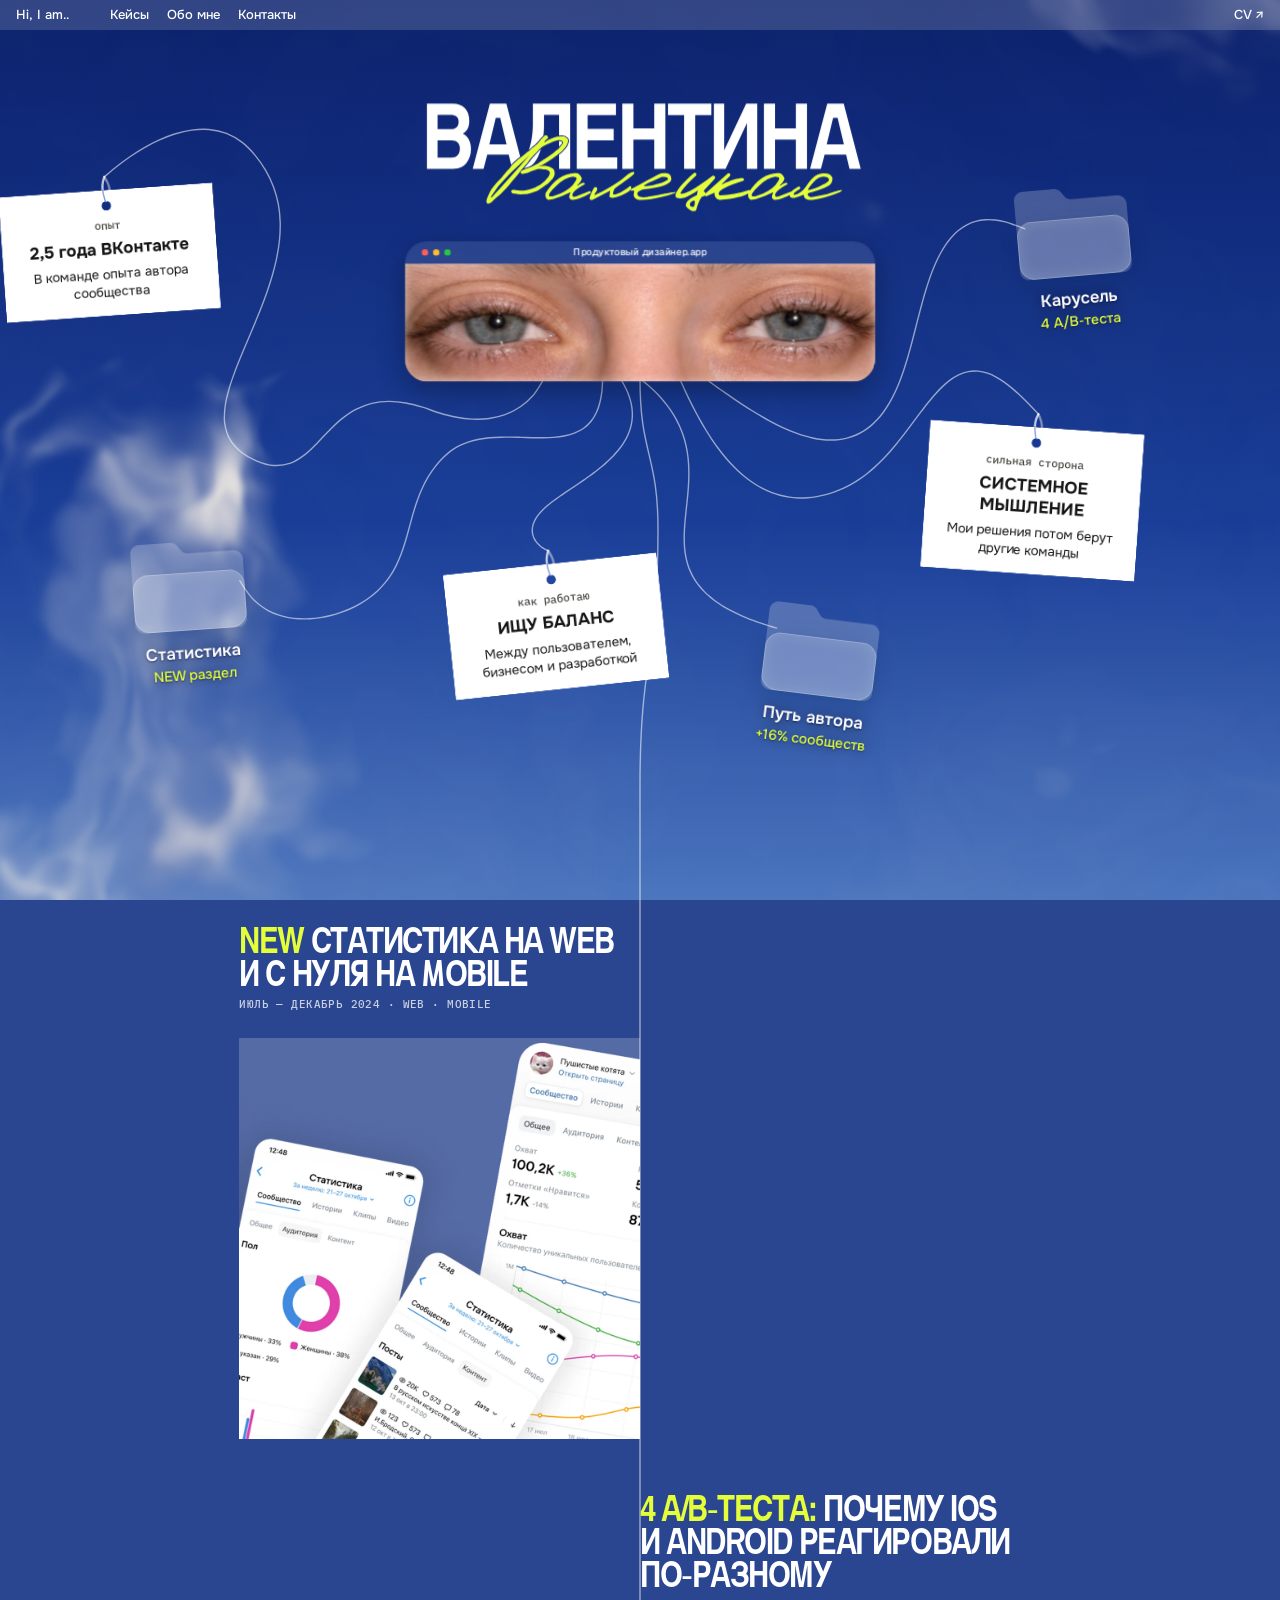
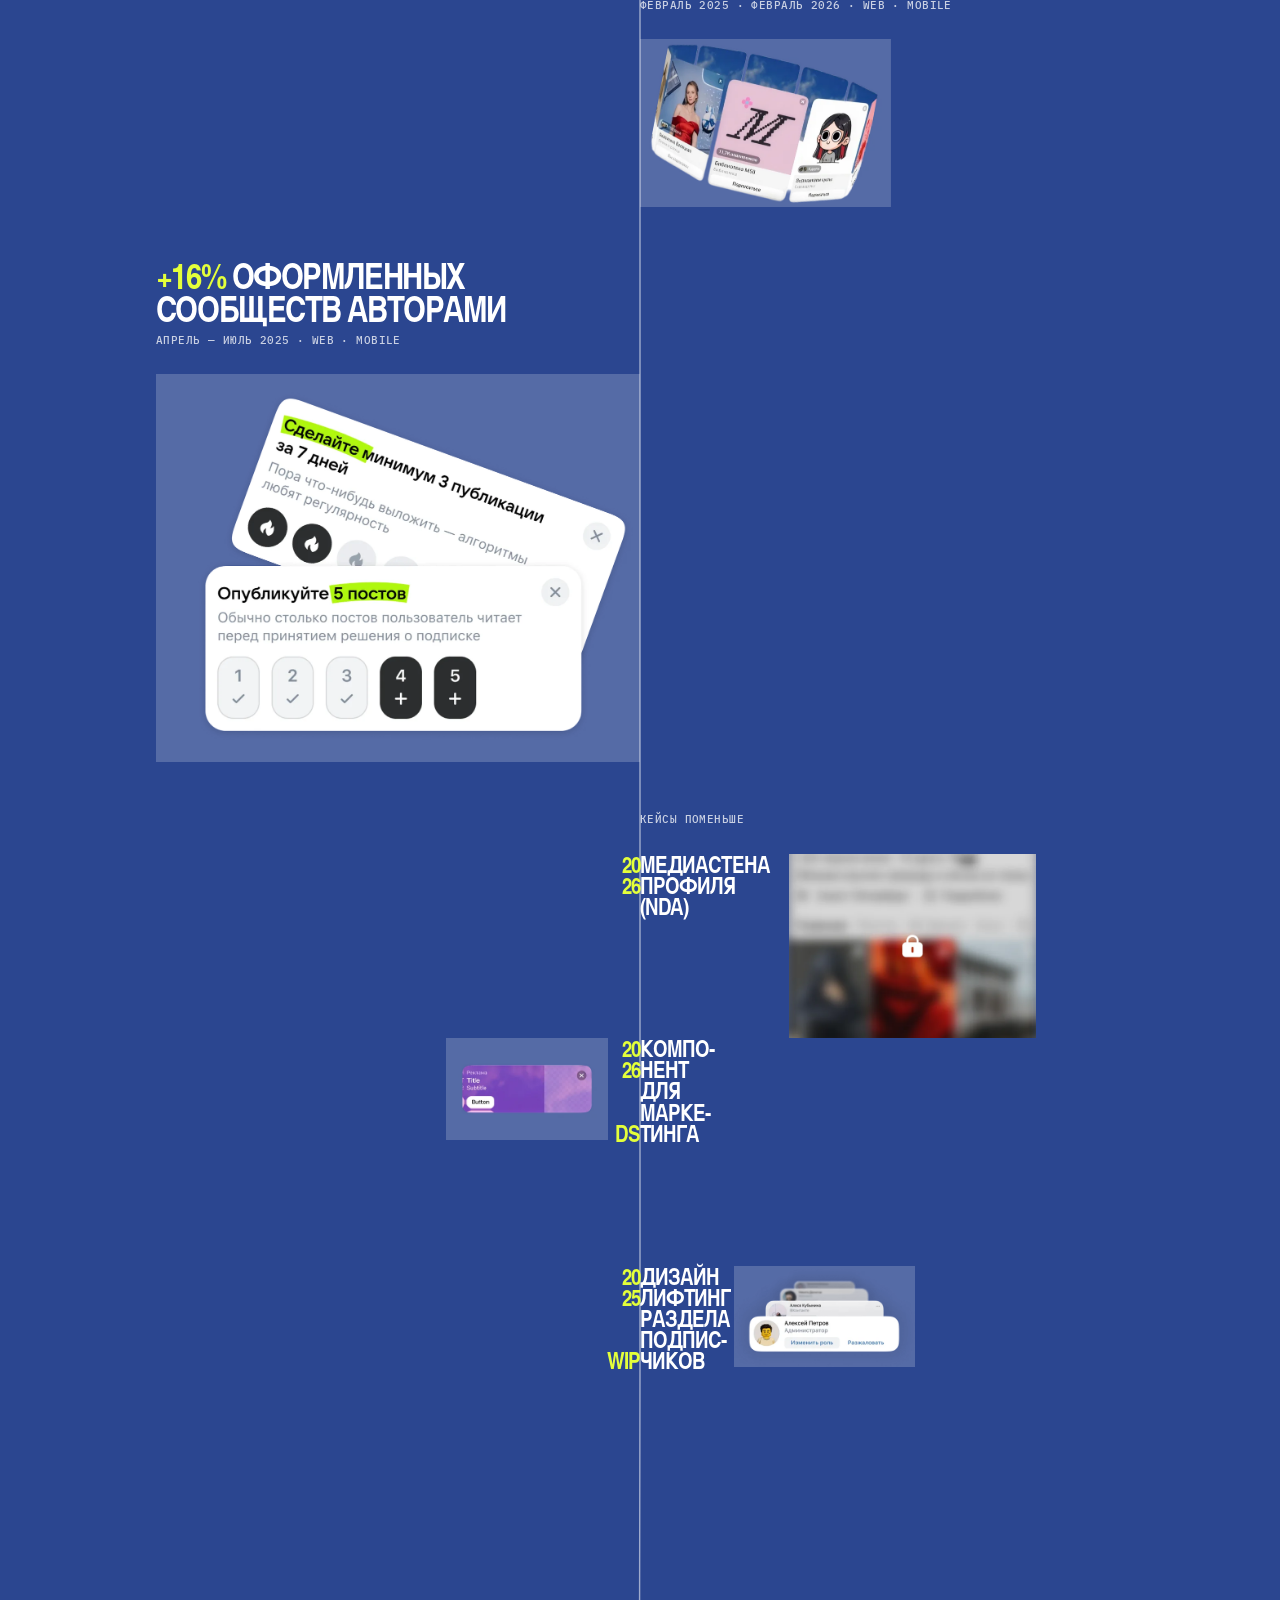
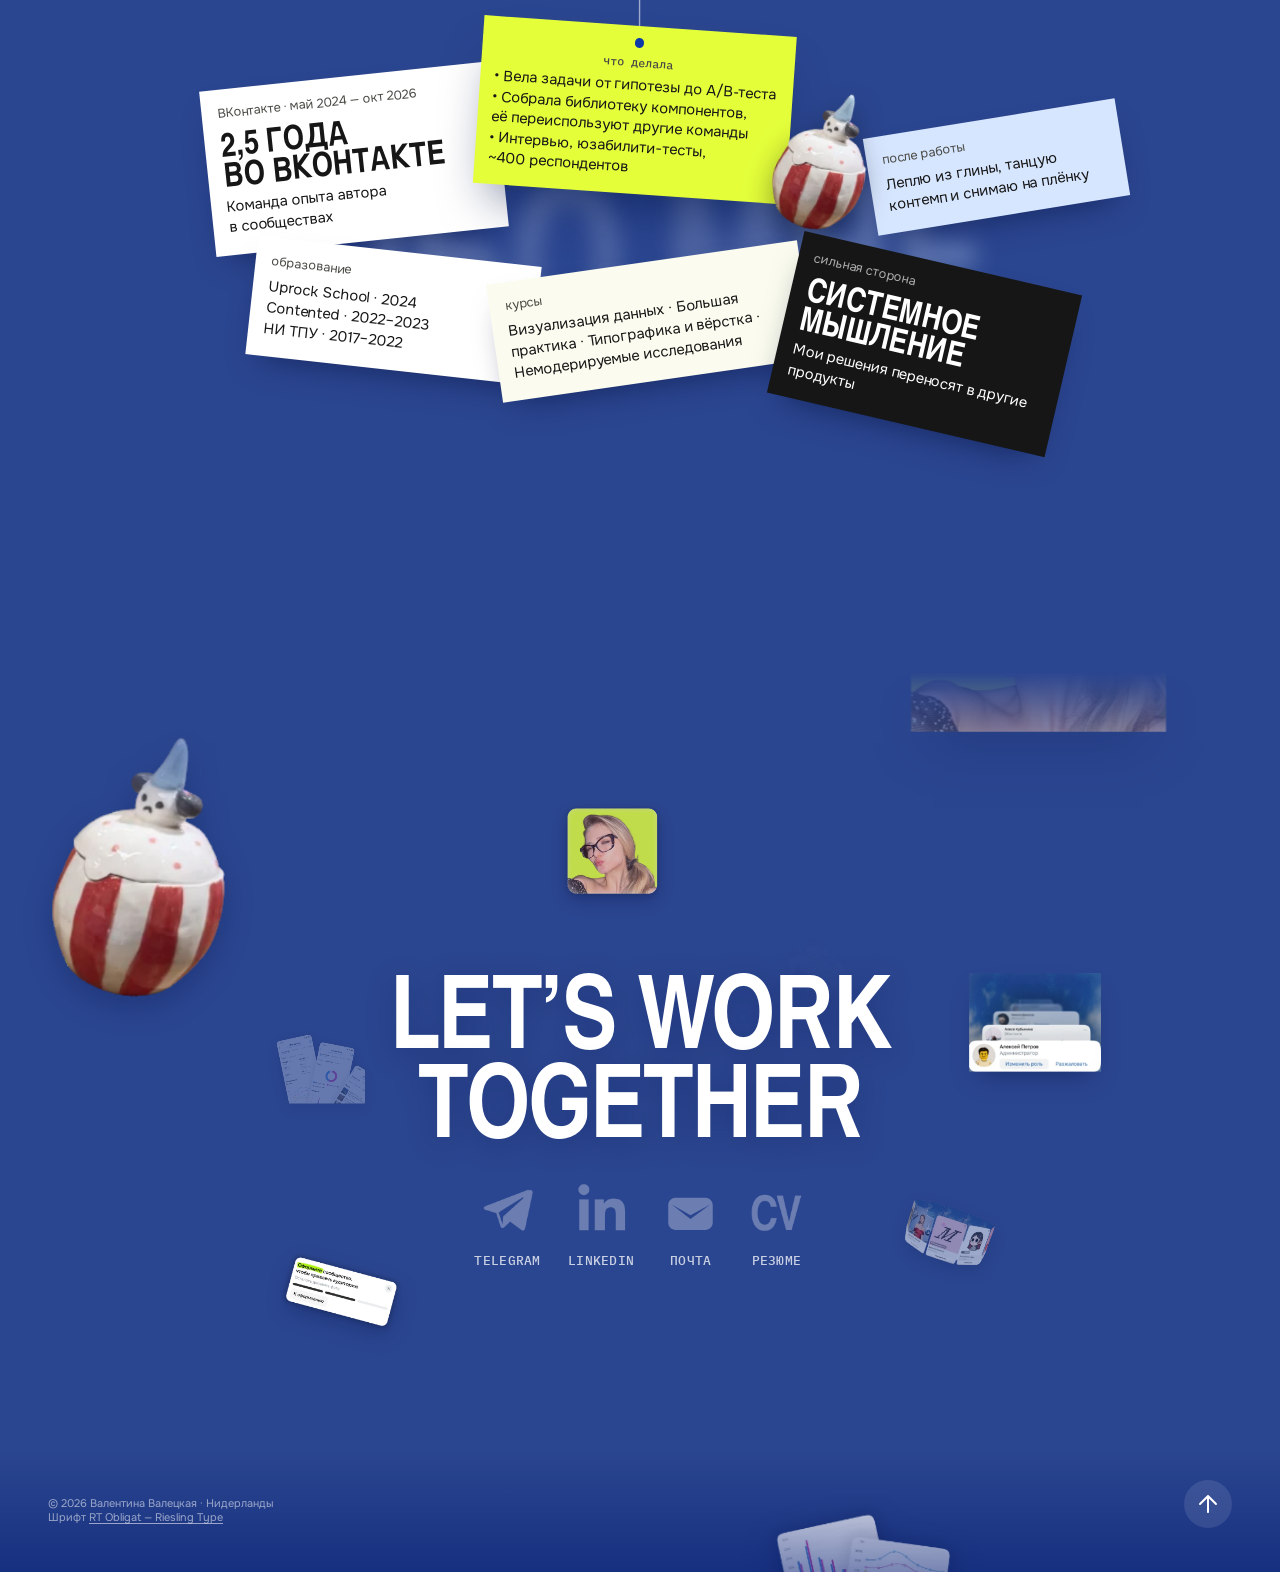
<file: index.html>
<!DOCTYPE html>
<html lang="ru"><head><meta charset="utf-8"><link rel="icon" href="data:,"><meta name="viewport" content="width=device-width, initial-scale=1">
<title>Валентина Валецкая · продуктовый дизайнер</title>
<meta name="description" content="Портфолио продуктового дизайнера Валентины Валецкой: кейсы ВКонтакте, web и mobile.">
<script>location.replace((innerWidth<700?'mobile.html':'web.html')+location.hash)</script>
</head><body><a href="web.html">Web</a> · <a href="mobile.html">Mobile</a></body></html>
</file>
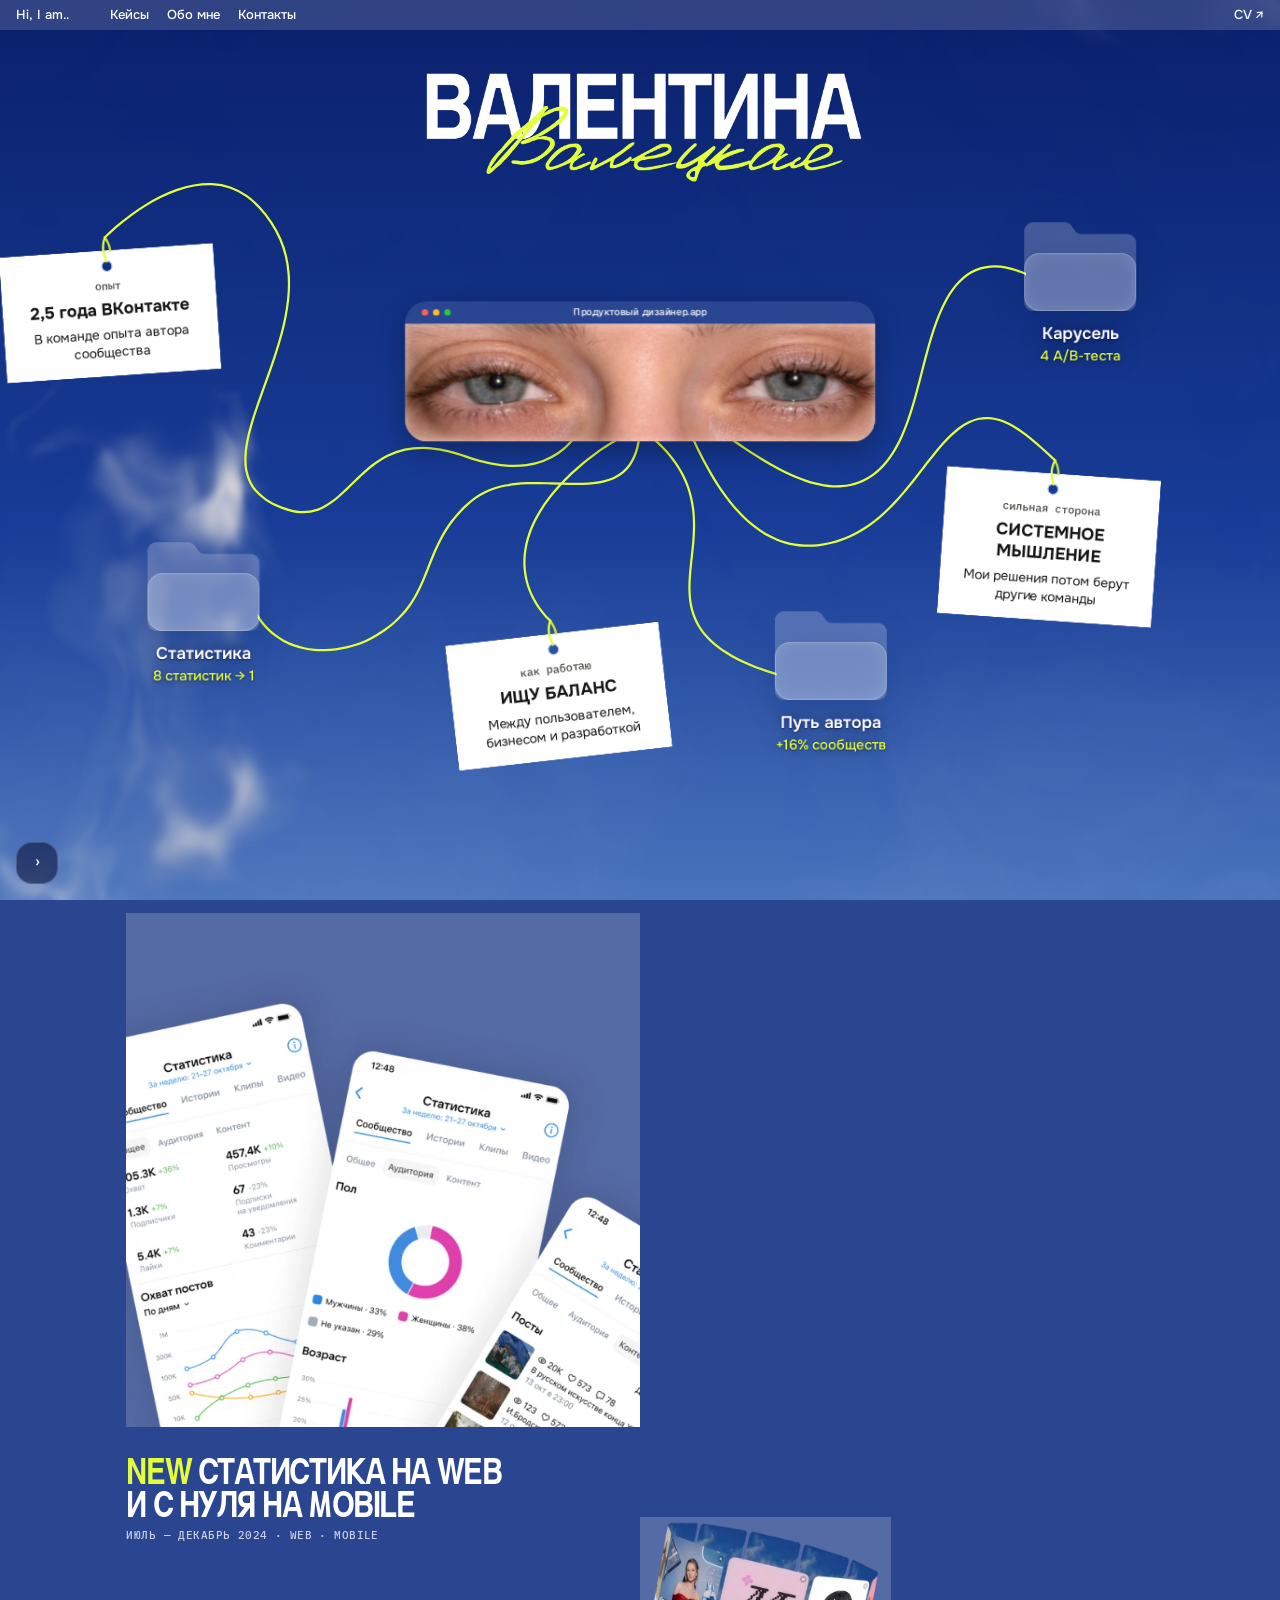
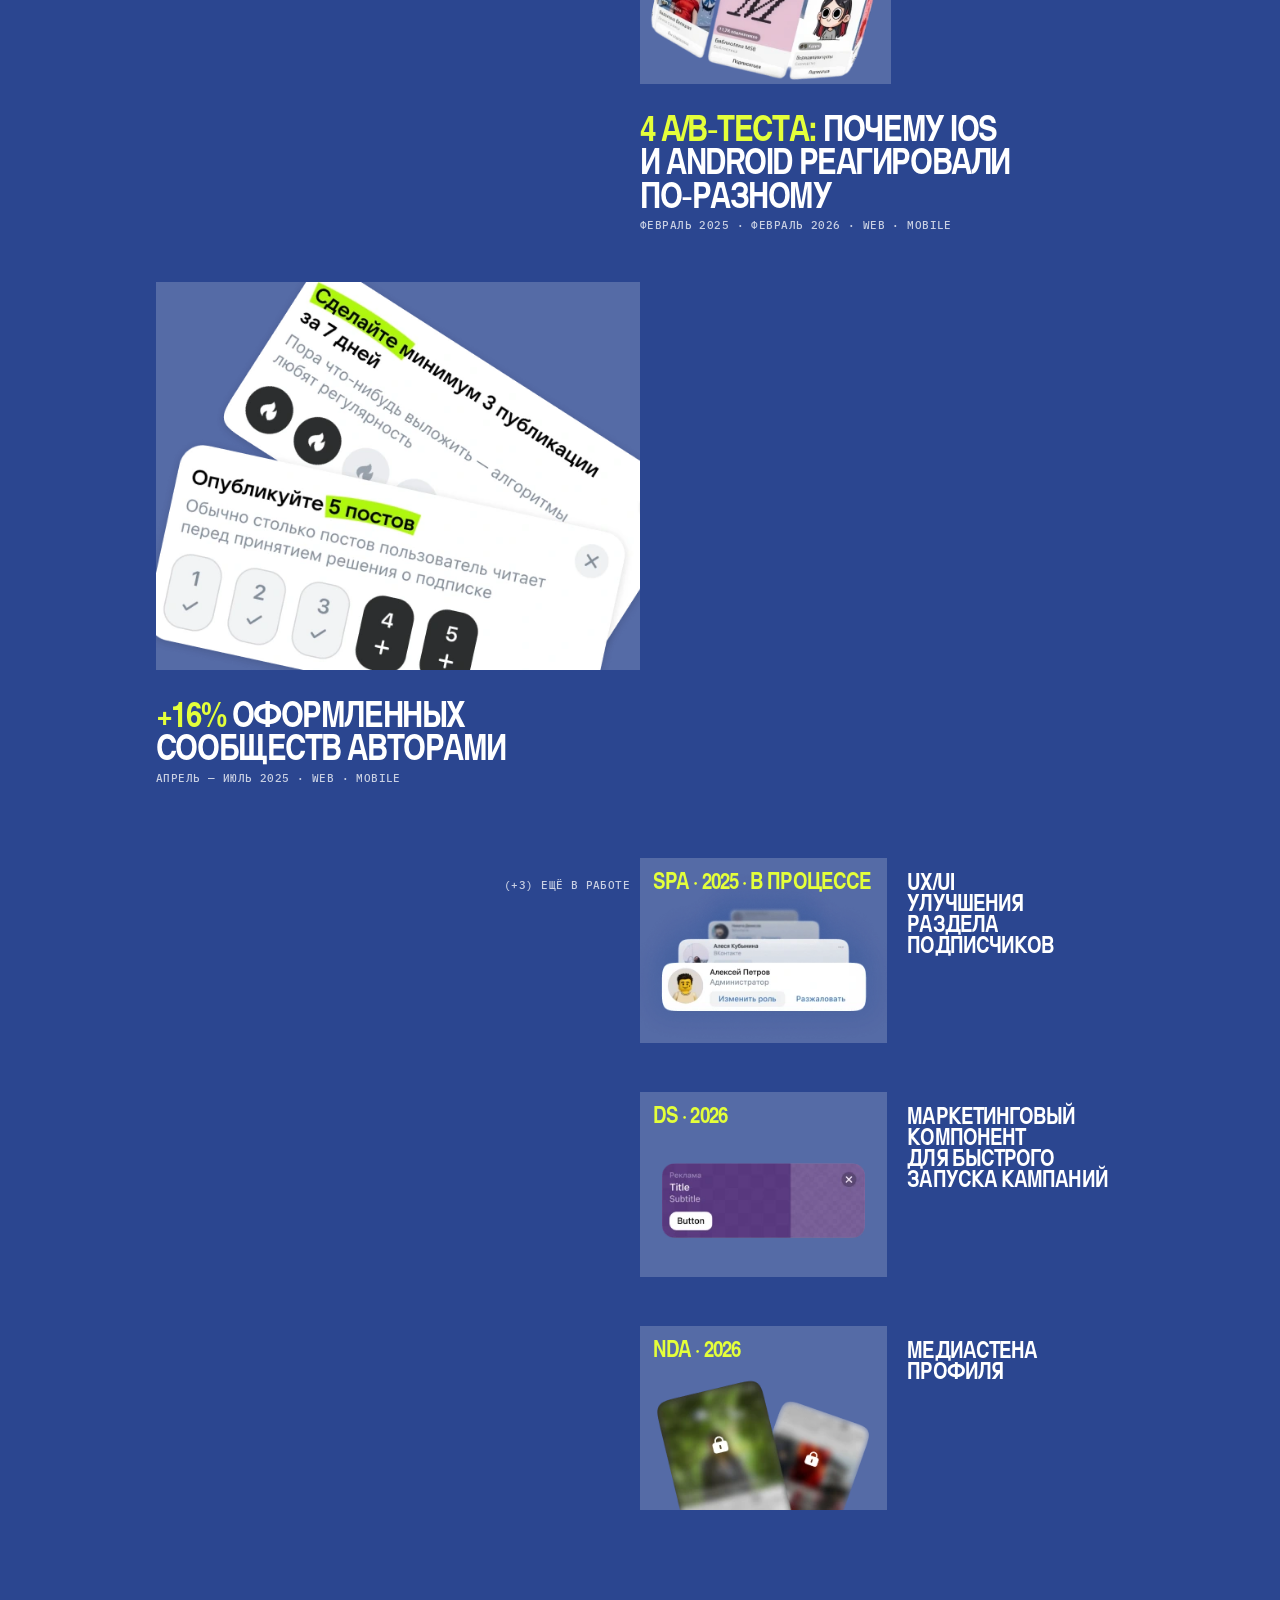
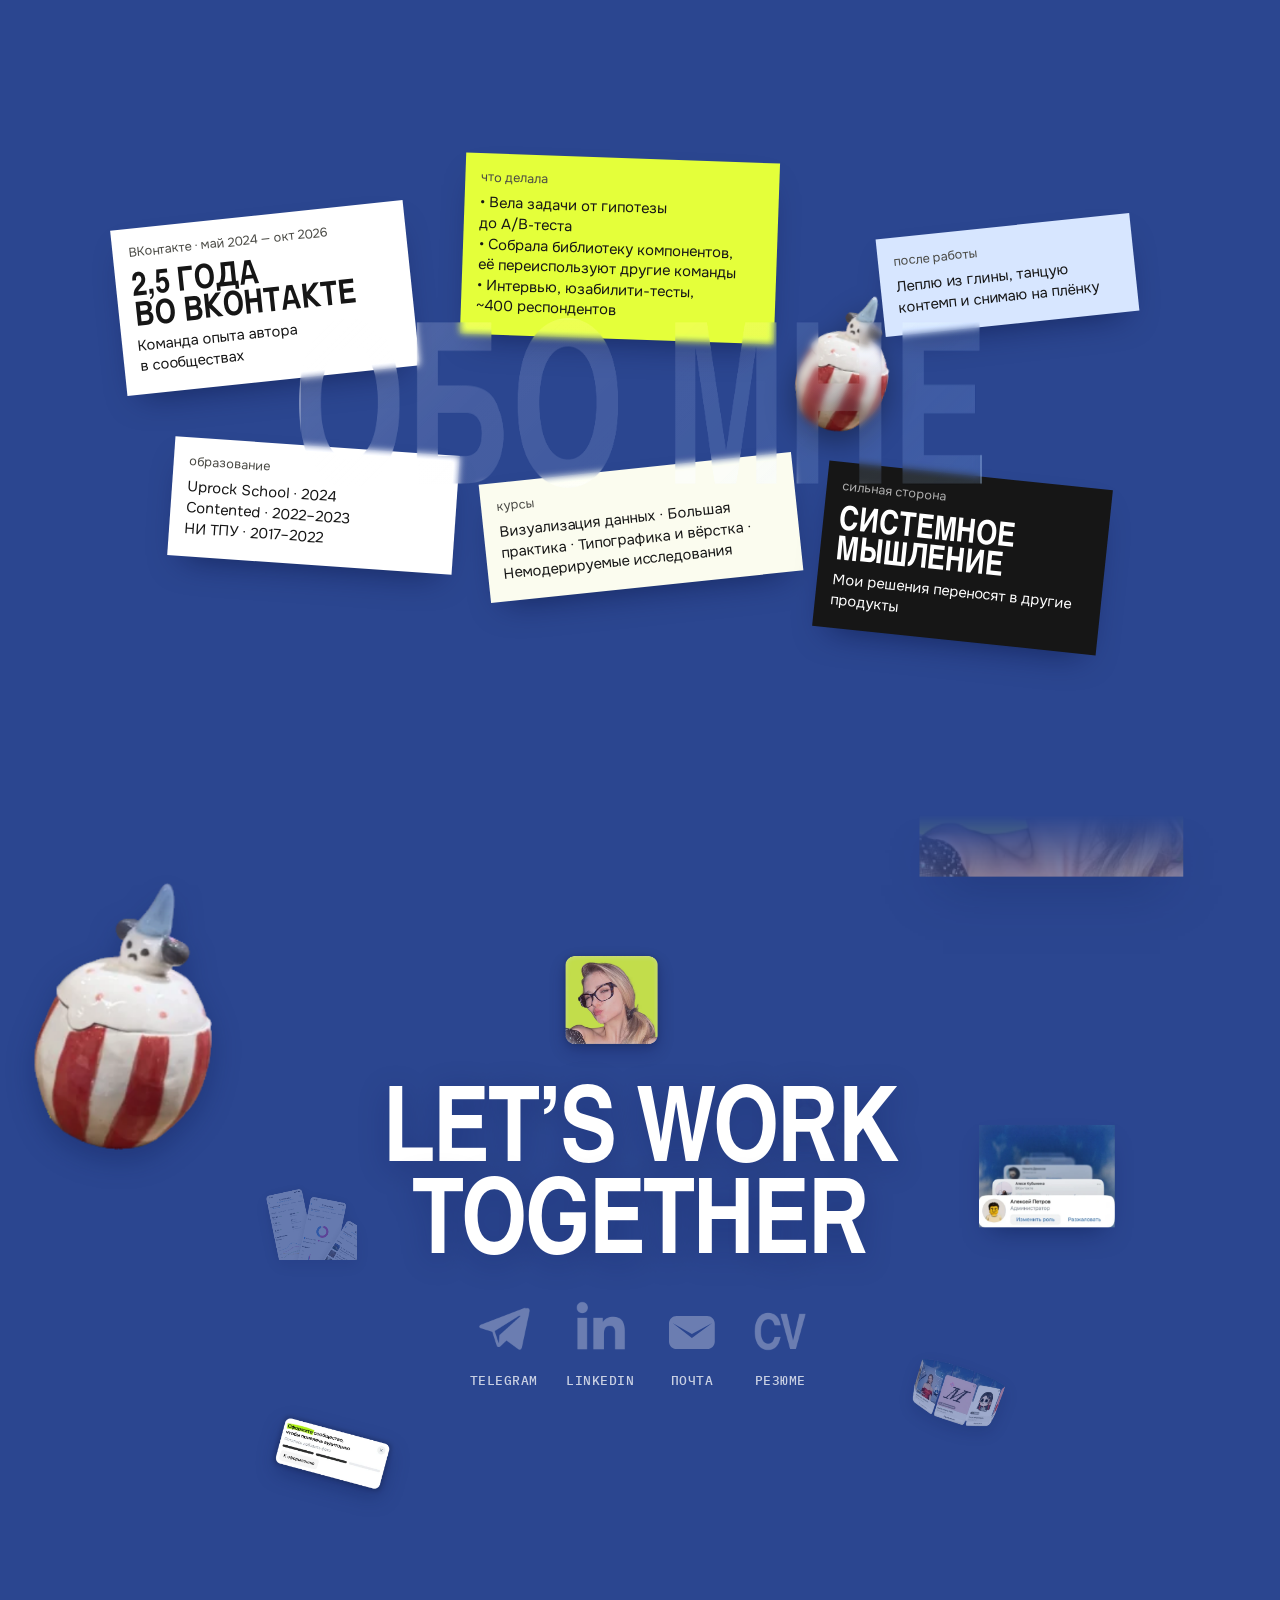
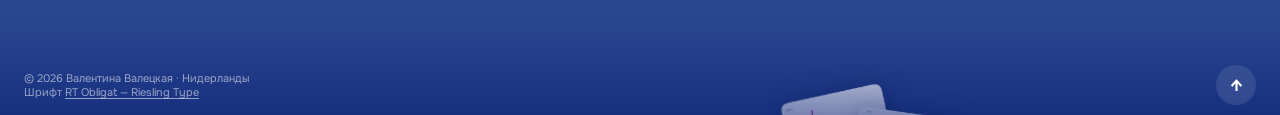
<file: test/index.html>
<!DOCTYPE html>
<html lang="ru" class="smooth-float">
<head>
<meta charset="utf-8"><base href="../"><meta name="robots" content="noindex"><link rel="icon" href="data:,">
<meta name="viewport" content="width=device-width, initial-scale=1">
<title>ТЕСТ · Валентина Валецкая · Web</title>
<link rel="preconnect" href="https://fonts.googleapis.com"><link rel="preconnect" href="https://fonts.gstatic.com" crossorigin>
<link href="https://fonts.googleapis.com/css2?family=Onest:wght@400;500;600;700&family=IBM+Plex+Mono:wght@500&family=Geist:wght@500&display=swap" rel="stylesheet">
<link rel="stylesheet" href="css/tokens.css?v=11230410">
<link rel="stylesheet" href="css/web.css?v=11242345">
<link rel="stylesheet" href="css/modal.css?v=11230410">
<!-- ТЕСТОВАЯ КОПИЯ (test/): варианты масштаба блоков, 23.11. Пути — от корня сайта через <base>. -->
<script>/* настройки, которые web.js читает при загрузке; v — вариант для сравнения (1 — зафиксирован, 2 — Figma 238:8845 + комментарии) */ { const q = new URLSearchParams(location.search), d = document.documentElement, v = q.get('sky1'); d.dataset.style = 'old'; d.dataset.skyTop = v === null ? '.35' : v; d.dataset.v = q.get('v') === '2' ? '2' : '1'; d.dataset.sm = ['now', 'lite', 'still'].includes(q.get('sm')) ? q.get('sm') : 'lite'; /* 25.11 тест плавности первого экрана */ d.classList.add('v2-boot', 'js'); /* 'js' сразу в <head>: узлы первого экрана скрыты с первого кадра (раньше мелькали до загрузки web.js) */
  if ('scrollRestoration' in history) history.scrollRestoration = 'manual'; if (!location.hash) addEventListener('load', () => scrollTo(0, 0)); }
/* «Обо мне» как в Figma 165:2635: положение [left, top] и наклон каждой карточки (порядок как в разметке) */
window.PILE_LAYOUT = [[188, 130, -6], [540, 72, 2], [881, 210, 7], [965, 142, -6], [561, 388, -6], [903, 395, 6], [242, 366, 4]];
/* Вариант №2 (её комментарий 24.11, 22:24): карточки закрывают надпись «Обо мне» — она проявляется, только когда видно ≥60 % её площади.
   Порядок: ВКонтакте, что делала (висит на верёвке по центру), игрушка, после работы, курсы, сильная сторона, образование */
if (document.documentElement.dataset.v === '2') window.PILE_LAYOUT = [[279, 135, -6], [560, 84, 4], [858, 150, 7], [953, 178, -9.2], [570, 324, -8.2], [865, 323, 13.1], [324, 313, 6.3]]; /* её исходная композиция 249:9943 (25.11), центр бирки — на оси */</script>
<link rel="stylesheet" href="test/fit.css?v=67">
</head>
<body class="v7">
<div class="sky" aria-hidden="true"></div>

<!-- 0 · Меню-бар -->
<header class="bar">
  <a class="bar__hi" href="#top">Hi, I&nbsp;am..</a>
  <nav class="bar__nav" aria-label="Разделы"><a href="#cases">Кейсы</a><a href="#about">Обо мне</a><a href="#contacts">Контакты</a></nav>
  <a class="bar__cv" href="cv.pdf" target="_blank" rel="noopener">CV ↗</a>
</header>

<main>
<h1 class="vh">Валентина Валецкая — продуктовый дизайнер</h1>

<!-- 1 · ГЕРОЙ — её фрейм 24:4008, ховер — 24:4088 -->
<section class="hero" id="top">
  <div class="stage" id="stage">
    <svg class="lines" viewBox="0 0 1440 900" aria-hidden="true">
      <path data-to="t1" class="rev" pathLength="1" transform="matrix(.93821 -.34606 .34606 .93821 198.9531 247.1184)" d="M0 27.586C60.511-4.986 134.313-17.589 156.847 40.139 210.553 177.725-48.902 250.232 41.914 332.958 99.928 385.805 138.791 261.893 232.567 341.993 300.649 400.146 346.464 364.072 356.523 354.139"/>
      <path data-to="f1" pathLength="1" transform="matrix(-.87765 .47931 .47931 .87765 714.6855 444.7693)" d="M0 11.087C54.239 106.231 113.553-16.745 183.595 1.974 253.328 20.611 253.95 84.899 331.006 87.253 365.716 88.314 419.702 65.021 421.111 6.055"/>
      <path data-to="t2" pathLength="1" transform="translate(606.8418 464)" d="M97.158 0C38.658 31-54.442 117.6 41.158 216"/>
      <path data-to="f2" pathLength="1" transform="matrix(.93821 -.34606 .34606 .93821 722.5002 458.5001)" d="M0 0C91.457 149.379-91.942 187.164 78.558 307.164"/>
      <path data-to="t3" pathLength="1" transform="translate(770.5 454)" d="M0 0C21 47.167 70.5 132.469 163 126 322 114.881 340-94 455.5 71.5"/>
      <path data-to="f3" pathLength="1" transform="translate(796 285.6593)" d="M0 166.841C324 401.341 241.5-76.659 421.5 10.841"/>
    </svg>

    <img class="name" src="assets/hero-name-v7.webp" alt="Валентина Валецкая" width="1438" height="393">
    <div class="tip"><img src="assets/tooltip.webp" alt="Product Designer" width="800" height="463"></div>

    <div class="win">
      <div class="win__top"><i></i><i></i><i></i><span>Валя.app</span></div>
      <div class="win__eyes"><img id="eyes" src="assets/eyes/center-relaxed.webp" alt="Глаза Вали следят за курсором" width="1172" height="294"><b class="cnr"></b></div>
      <div class="win__bot"><a class="pill" href="https://t.me/emgusei" target="_blank" rel="noopener">TG ↗</a><a class="pill" href="cv.pdf" target="_blank" rel="noopener">CV ↓</a></div>
    </div>

    <!-- Папки: стекло, внутри — кусочки кейса. При наведении папка раскрывается в большую -->
    <a class="node folder" id="f1" href="#case-stat" style="left:187px;top:566px">
      <span class="ic"><svg class="ic__back" viewBox="0 0 120 95.1"><path d="M9.06 0H43.02C47.55 0 49.81 2.26 52.08 5.66L55.47 10.19C56.6 11.32 58.87 12.45 61.13 12.45H110.94C115.47 12.45 120 16.98 120 21.51V86.04C120 90.57 115.47 95.09 110.94 95.09H9.06C4.53 95.09 0 90.57 0 86.04V9.06C0 4.53 4.53 0 9.06 0Z"/></svg>
        <img class="ic__in" src="assets/in-stat.webp" alt="" style="left:-2px;top:-8px;width:128px"><i class="ic__front"></i></span>
      <b class="folder__t">Статистика</b><span class="folder__m">8 статистик → 1</span>
      <span class="big" aria-hidden="true"><svg class="big__shape" viewBox="0 0 328 266.1"><path d="M24.75 0H117.58C129.96 0 136.15 6.34 142.34 15.84L151.62 28.51C154.72 31.68 160.91 34.85 167.09 34.85H303.25C315.62 34.85 328 47.52 328 60.19V240.75C328 253.42 315.62 266.09 303.25 266.09H24.75C12.38 266.09 0 253.42 0 240.75V25.34C0 12.67 12.38 0 24.75 0Z"/></svg>
        <b class="big__h"><em>8 статистик → 1</em> раздел на&nbsp;web и&nbsp;mobile</b><span class="big__pv"><img class="big__img" src="assets/case1-cover.webp" alt="" style="--l:40px;--t:100px;--w:250px"></span><img class="big__img big__img--plain" src="assets/case1-cover.webp" alt=""></span>
    </a>
    <a class="node folder" id="f2" href="#case-path" style="left:855px;top:642px">
      <span class="ic"><svg class="ic__back" viewBox="0 0 120 95.1"><path d="M9.06 0H43.02C47.55 0 49.81 2.26 52.08 5.66L55.47 10.19C56.6 11.32 58.87 12.45 61.13 12.45H110.94C115.47 12.45 120 16.98 120 21.51V86.04C120 90.57 115.47 95.09 110.94 95.09H9.06C4.53 95.09 0 90.57 0 86.04V9.06C0 4.53 4.53 0 9.06 0Z"/></svg>
        <img class="ic__in" src="assets/in-path.webp" alt="" style="left:6px;top:4px;width:116px"><i class="ic__front"></i></span>
      <b class="folder__t">Путь автора</b><span class="folder__m">+16% сообществ</span>
      <span class="big" aria-hidden="true"><svg class="big__shape" viewBox="0 0 328 266.1"><path d="M24.75 0H117.58C129.96 0 136.15 6.34 142.34 15.84L151.62 28.51C154.72 31.68 160.91 34.85 167.09 34.85H303.25C315.62 34.85 328 47.52 328 60.19V240.75C328 253.42 315.62 266.09 303.25 266.09H24.75C12.38 266.09 0 253.42 0 240.75V25.34C0 12.67 12.38 0 24.75 0Z"/></svg>
        <b class="big__h"><em>+16%</em> оформленных сообществ</b><span class="big__pv"><img class="big__img" src="assets/case2-cover.webp" alt="" style="--l:16px;--t:88px;--w:296px"></span><img class="big__img big__img--plain" src="assets/case2-cover.webp" alt=""></span>
    </a>
    <a class="node folder" id="f3" href="#case-car" style="left:1166px;top:229px">
      <span class="ic"><svg class="ic__back" viewBox="0 0 120 95.1"><path d="M9.06 0H43.02C47.55 0 49.81 2.26 52.08 5.66L55.47 10.19C56.6 11.32 58.87 12.45 61.13 12.45H110.94C115.47 12.45 120 16.98 120 21.51V86.04C120 90.57 115.47 95.09 110.94 95.09H9.06C4.53 95.09 0 90.57 0 86.04V9.06C0 4.53 4.53 0 9.06 0Z"/></svg>
        <img class="ic__in" src="assets/in-car.webp" alt="" style="left:4px;top:-12px;width:118px"><i class="ic__front"></i></span>
      <b class="folder__t">Карусель</b><span class="folder__m">4 A/B‑теста</span>
      <span class="big big--left" aria-hidden="true"><svg class="big__shape" viewBox="0 0 328 266.1"><path d="M24.75 0H117.58C129.96 0 136.15 6.34 142.34 15.84L151.62 28.51C154.72 31.68 160.91 34.85 167.09 34.85H303.25C315.62 34.85 328 47.52 328 60.19V240.75C328 253.42 315.62 266.09 303.25 266.09H24.75C12.38 266.09 0 253.42 0 240.75V25.34C0 12.67 12.38 0 24.75 0Z"/></svg>
        <b class="big__h"><em>4 A/B‑теста</em> карусели авторов</b><span class="big__pv"><img class="big__img" src="assets/carousel-cover.webp" alt="" style="--l:75px;--t:76px;--w:199px"></span><img class="big__img big__img--car big__img--plain" src="assets/carousel-cover.webp" alt=""></span>
    </a>

    <!-- Бирки — её тексты, чуть под углом -->
    <div class="node tag" id="t1" tabindex="0" style="left:85px;top:268px;--r:-3.9deg"><div class="tag__c">
      <i class="tag__hole"></i><span class="tag__l">опыт</span><b class="tag__t tag__t--lc">2,5 года ВКонтакте</b><span class="tag__d">В&nbsp;команде опыта автора сообщества</span></div><svg class="tag__loop" aria-hidden="true"><path class="tag__back" d="M115 -14C117.6 -9.5 119.4 -4.6 119.8 0.5"/><path d="M115 -14C112.6 -8.6 111.6 -3.4 112.6 2.4 113.4 7 114.6 9.6 115 12"/><circle class="tag__j" cx="115" cy="-14" r=".5"/></svg></div>
    <div class="node tag" id="t2" tabindex="0" style="left:526px;top:674px;--r:-6.5deg"><div class="tag__c">
      <i class="tag__hole"></i><span class="tag__l">как работаю</span><b class="tag__t">Ищу баланс</b><span class="tag__d">Между пользователем, бизнесом и&nbsp;разработкой</span></div><svg class="tag__loop" aria-hidden="true"><path class="tag__back" d="M115 -14C117.6 -9.5 119.4 -4.6 119.8 0.5"/><path d="M115 -14C112.6 -8.6 111.6 -3.4 112.6 2.4 113.4 7 114.6 9.6 115 12"/><circle class="tag__j" cx="115" cy="-14" r=".5"/></svg></div>
    <div class="node tag" id="t3" tabindex="0" style="left:1118px;top:502px;--r:4deg"><div class="tag__c">
      <i class="tag__hole"></i><span class="tag__l">сильная сторона</span><b class="tag__t">Системное<br>мышление</b><span class="tag__d">Мои решения потом берут другие команды</span></div><svg class="tag__loop" aria-hidden="true"><path class="tag__back" d="M115 -14C117.6 -9.5 119.4 -4.6 119.8 0.5"/><path d="M115 -14C112.6 -8.6 111.6 -3.4 112.6 2.4 113.4 7 114.6 9.6 115 12"/><circle class="tag__j" cx="115" cy="-14" r=".5"/></svg></div>
  </div>
</section>

<!-- 2 · КЕЙСЫ — без заголовка, облака светлеют -->
<section class="cases" id="cases" aria-label="Кейсы">
  <div class="cases__grid">
    <a class="case" href="#case-stat">
      <h2 class="case__h"><em>NEW статистика</em> на&nbsp;web и&nbsp;с&nbsp;нуля на&nbsp;mobile</h2>
      <img class="case__img" src="assets/case1-card.webp" alt="Экраны новой статистики сообществ" loading="lazy">
      <ul class="chips"><li class="chip">Mobile</li></ul>
          </a>
    <a class="case" href="#case-path">
      <h2 class="case__h"><em>+16%</em> оформленных сообществ авторами</h2>
      <img class="case__img case__img--2" src="assets/case2-card.webp" alt="Карточки онбординга нового автора" loading="lazy">
      <ul class="chips"><li class="chip">Mobile</li></ul>
          </a>
    <a class="case case--car" href="#case-car">
      <h2 class="case__h"><em>4 A/B‑теста:</em> почему iOS и&nbsp;Android реагировали по‑разному</h2>
      <div class="case__spin"><img class="case__img case__img--3" src="assets/carousel-card.webp" alt="Карусель «Авторы для вас»" loading="lazy"><video class="case__video" muted loop playsinline preload="none" data-src="assets/carousel-spin.mp4"></video></div>
      <ul class="chips"><li class="chip">iOS</li><li class="chip">Android</li></ul>
          </a>
  </div>

  <!-- Другие работы — без заголовка, файлами -->
  <div class="files">
    <button class="file" type="button" data-locked><span class="file__pv"><img src="assets/subs-card.webp" alt=""><span class="chip">В процессе</span></span>
      <b class="file__t">Подписчики.case</b><span class="file__m">4 шага → 1</span><span class="plate"><b>Кейс в процессе</b>Дописываю. Расскажу на&nbsp;созвоне</span></button>
    <button class="file" type="button" data-locked><span class="file__pv file__pv--ad"><b>AD</b><span class="chip">В процессе</span></span>
      <b class="file__t">Рекламный баннер.case</b><span class="file__m">запуск за&nbsp;3&nbsp;недели</span><span class="plate"><b>Кейс в процессе</b>Дописываю. Расскажу на&nbsp;созвоне</span></button>
    <button class="file" type="button" data-locked><span class="file__pv"><img src="assets/cover-nda.webp" alt="" class="file__nda"><span class="chip">NDA</span></span>
      <b class="file__t">Кое-что для профиля.case</b><span class="file__m">2026, ещё не&nbsp;вышел</span><span class="plate"><b>Под NDA</b>Покажу на&nbsp;созвоне без&nbsp;записи</span></button>
  </div>
</section>

<!-- 3 · ОБО МНЕ — растащи. Заголовок — её вектор Obligat -->
<section class="about" id="about" aria-labelledby="about-h">
  <h2 class="vh" id="about-h">Обо мне</h2>
  <div class="pile" id="pile">
    <img class="pile__title" src="assets/about-title.webp" alt="" aria-hidden="true"><b class="pile__word" aria-hidden="true">Обо мне</b>
    <article class="card card--white" style="left:120px;top:140px;width:300px"><span class="card__l">ВКонтакте · май 2024 — окт 2026</span><b class="card__h">2,5 года во&nbsp;ВКонтакте</b><p>Команда опыта автора в&nbsp;сообществах</p></article>
    <article class="card card--lime" style="left:470px;top:110px;width:320px"><span class="card__l">что делала</span><ul><li>Вела задачи от&nbsp;гипотезы до&nbsp;A/B‑теста</li><li>Собрала библиотеку компонентов, её&nbsp;переиспользуют другие команды</li><li>Интервью, юзабилити-тесты, ~400&nbsp;респондентов</li></ul></article>
    <img class="toy" src="assets/web-obj-flower.webp" alt="Керамическая баночка-клоун, сделала сама" draggable="false" style="left:880px;top:120px;width:94px;--r:-7deg">
    <article class="card card--sky" style="left:1110px;top:150px;width:260px"><span class="card__l">после работы</span><p>Леплю из&nbsp;глины, танцую контемп и&nbsp;снимаю на&nbsp;плёнку</p></article>
    <article class="card card--paper" style="left:560px;top:470px;width:320px"><span class="card__l">курсы</span><p>Визуализация данных · Большая практика · Типографика и&nbsp;вёрстка · Немодерируемые исследования</p></article>
    <article class="card card--ink" style="left:1000px;top:420px;width:290px"><span class="card__l">сильная сторона</span><b class="card__h">Системное мышление</b><p>Мои решения переносят в другие продукты</p></article>
    <article class="card card--white" style="left:150px;top:560px;width:290px"><span class="card__l">образование</span><p>Uprock School · 2024<br>Contented · 2022–2023<br>НИ&nbsp;ТПУ · 2017–2022</p></article>
  </div>
  <button class="pile__tidy" type="button" hidden>Навести порядок</button>
</section>

<!-- 4 · КОНТАКТЫ — её лист, ровные язычки ↗, облако с травой снизу -->
<section class="cx" id="contacts" aria-labelledby="contacts-h">
  <!-- 4 · Контакты «Полёт» (её выбор 23.11 из contacts-lab.html): экран статичный, летят только картинки.
       Когда контакты встали на весь экран (это конец страницы), скролл вниз страницу не двигает — летим вперёд; вверх — как обычно -->
  <div class="cx__fx" aria-hidden="true"></div>
  <div class="cx__core">
    <h2 class="cx__h" id="contacts-h">Let’s work<br>together</h2>
    <div class="cx__btns">
      <a class="cx__btn" href="https://t.me/emgusei" target="_blank" rel="noopener">Telegram <i aria-hidden="true">↗</i></a>
      <button class="cx__btn" type="button" data-copy-btn="valentine.valetskaya@gmail.com" aria-label="Скопировать почту valentine.valetskaya@gmail.com">Почта <i aria-hidden="true"><svg viewBox="0 0 16 16"><rect x="5" y="5" width="9" height="9" rx="2"/><path d="M11 5V3.5A1.5 1.5 0 0 0 9.5 2h-6A1.5 1.5 0 0 0 2 3.5v6A1.5 1.5 0 0 0 3.5 11H5"/></svg></i></button>
      <a class="cx__btn" href="https://www.linkedin.com/in/vvalentin%D0%B5/" target="_blank" rel="noopener">LinkedIn <i aria-hidden="true">↗</i></a>
      <a class="cx__btn" href="cv.pdf" target="_blank" rel="noopener">Резюме <i aria-hidden="true">↗</i></a>
    </div>
  </div>
</section>
</main>

<!-- 5 · ФУТЕР — вместе с контактами один экран (Figma 172:2945) -->
<footer class="foot">
  <!-- футер по Figma 243:8877 «Web / Footer» (24.11, 21:35): слева строка © в две строки, справа «наверх» -->
  <p class="foot__meta">© 2026 Валентина Валецкая · Нидерланды<br>Шрифт <a href="https://www.rieslingtype.com/" target="_blank" rel="noopener">RT&nbsp;Obligat — Riesling Type</a></p>
  <a class="foot__up" href="#top" aria-label="Наверх">↑</a>
</footer>

<!-- Кейс — на весь экран, со своим адресом (#case-…), «назад» закрывает -->
<div class="case-modal" id="modal" role="dialog" aria-modal="true" aria-labelledby="modal-h" hidden>
  <div class="case-modal__in" tabindex="-1">
    <button class="case-modal__x" type="button" aria-label="Закрыть кейс">×</button>
    <div class="case-modal__body" id="modal-body"></div>
  </div>
</div>
<div class="toast" role="status"></div>

<script>/* из-за <base> якоря (#cases, #case-…) вели бы на корень — делаем их ссылками на эту же страницу */
document.querySelectorAll('a[href^="#"]').forEach(a => { a.href = location.pathname + location.search + a.getAttribute('href'); });</script>
<script src="js/sky.js?v=11251100"></script>
<script src="js/eyes.js?v=11230410"></script>
<script src="js/cases.js?v=11230410"></script>
<script src="js/web.js?v=11251305"></script>
<script src="test/fit.js?v=65"></script>
</body>
</html>
</file>
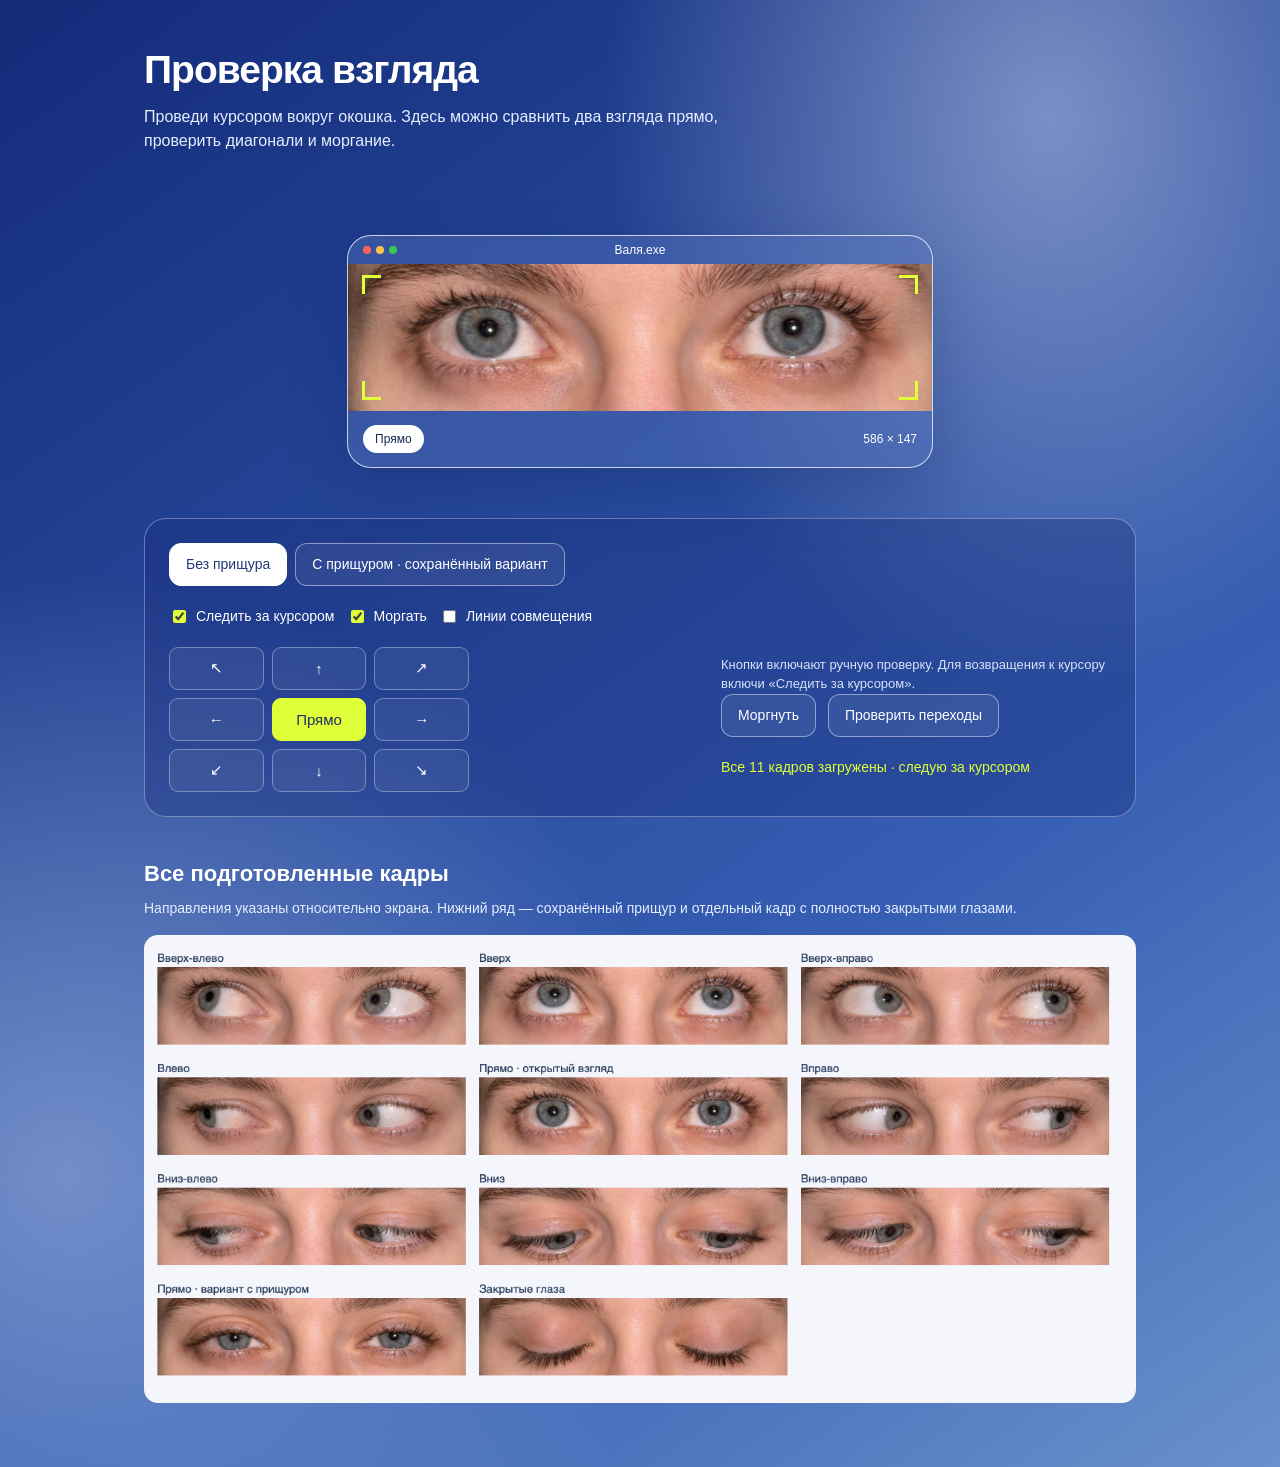
<file: assets/assets:eyes-new/index.html>
<!doctype html>
<html lang="ru">
<meta charset="utf-8">
<meta name="viewport" content="width=device-width,initial-scale=1">
<title>Валя · проверка взгляда</title>
<style>
*{box-sizing:border-box}body{margin:0;min-height:100vh;font:16px/1.5 -apple-system,BlinkMacSystemFont,"Segoe UI",sans-serif;color:#fff;background:radial-gradient(ellipse at 82% 8%,#bfcbe88c,transparent 30%),radial-gradient(ellipse at 5% 80%,#a6bce490,transparent 36%),linear-gradient(145deg,#132b79,#365eb3 65%,#6a91cb)}main{max-width:1040px;margin:auto;padding:48px 24px 64px}h1{font-size:clamp(25px,4vw,39px);line-height:1.15;margin:0 0 12px;letter-spacing:-.025em}p{margin:0;color:#e5edff}.intro{max-width:650px}.stage{min-height:365px;display:grid;place-items:center;padding:56px 0 24px}.window{width:min(586px,100%);border:1px solid #ffffffba;border-radius:24px;overflow:hidden;box-shadow:0 24px 60px #06194735;background:#5472bb70;backdrop-filter:blur(12px)}.bar{height:28px;position:relative;text-align:center;font-size:12px;display:flex;align-items:center;justify-content:center}.dots{position:absolute;left:15px;display:flex;gap:5px}.dots i{width:8px;height:8px;border-radius:50%;background:#ff625b}.dots i:nth-child(2){background:#ffc34b}.dots i:nth-child(3){background:#36c95a}.photo{position:relative;aspect-ratio:586/147;background:#243756;overflow:hidden}.photo img{position:absolute;inset:0;width:100%;height:100%;display:block;object-fit:fill}.bracket{position:absolute;width:19px;height:19px;border-color:#e0ff38;border-style:solid;z-index:2;pointer-events:none}.tl{left:14px;top:11px;border-width:3px 0 0 3px}.tr{right:14px;top:11px;border-width:3px 3px 0 0}.bl{left:14px;bottom:11px;border-width:0 0 3px 3px}.br{right:14px;bottom:11px;border-width:0 3px 3px 0}.guides{display:none;position:absolute;inset:0;pointer-events:none;z-index:3}.guides:before{content:"";position:absolute;top:61.22449%;left:0;right:0;border-top:1px dashed #e0ff38}.guides i{position:absolute;top:0;bottom:0;border-left:1px dashed #e0ff38}.guides i:first-child{left:35.3242%}.guides i:last-child{left:64.6758%}.guides.visible{display:block}.footer{height:56px;display:flex;justify-content:space-between;align-items:center;padding:0 15px;font-size:12px}.pill{padding:5px 12px;background:#fff;color:#182753;border-radius:99px}.controls{padding:24px;border:1px solid #ffffff55;background:#172d7959;border-radius:22px}.row{display:flex;align-items:center;gap:12px;flex-wrap:wrap}.row+.row{margin-top:20px}.variant{display:flex;gap:8px;flex-wrap:wrap}.variant button,.action{appearance:none;cursor:pointer;border:1px solid #ffffff73;border-radius:12px;background:#ffffff12;color:#fff;padding:10px 16px;font:inherit;font-size:14px}.variant button[aria-pressed="true"]{background:#fff;color:#203875;border-color:#fff}.action:hover,.variant button:hover{background:#ffffff30}.variant button[aria-pressed="true"]:hover{background:#edf2ff}.action:disabled{opacity:.5;cursor:wait}button:focus-visible,input:focus-visible{outline:3px solid #e0ff38;outline-offset:3px}label{display:inline-flex;align-items:center;gap:7px;font-size:14px;cursor:pointer}input{accent-color:#e0ff38}.direction-grid{display:grid;grid-template-columns:repeat(3,minmax(0,1fr));gap:8px;width:300px;max-width:100%}.direction-grid button{min-height:43px;background:#ffffff10;border:1px solid #ffffff55;border-radius:9px;color:white;font-size:15px;cursor:pointer}.direction-grid button[aria-pressed="true"]{background:#e0ff38;color:#203062;border-color:#e0ff38}.status{font-size:14px;min-height:22px;color:#e0ff38}.small{font-size:13px;max-width:650px;color:#d6e1fa}.contact{margin-top:40px}.contact img{display:block;width:100%;height:auto;border-radius:14px;margin-top:16px}h2{font-size:22px;margin:0 0 8px}.split{display:flex;align-items:flex-start;justify-content:space-between;gap:24px;flex-wrap:wrap}.hint{max-width:390px;padding-top:8px}.contact p{font-size:14px}code{font:13px ui-monospace,SFMono-Regular,Menlo,monospace}button[disabled]{opacity:.5}@media(max-width:600px){main{padding:28px 16px}.stage{min-height:295px;padding-top:38px}.controls{padding:18px}.window{border-radius:20px}.footer{height:45px}.intro p{font-size:14px}.direction-grid{width:100%}.split{gap:14px}}@media(prefers-reduced-motion:reduce){*{scroll-behavior:auto}}
</style>
<main>
  <div class="intro"><h1>Проверка взгляда</h1><p>Проведи курсором вокруг окошка. Здесь можно сравнить два взгляда прямо, проверить диагонали и моргание.</p></div>
  <section class="stage" aria-label="Предпросмотр глаз">
    <div class="window" id="window"><div class="bar"><span class="dots" aria-hidden="true"><i></i><i></i><i></i></span>Валя.exe</div>
      <div class="photo" id="photo"><img id="eyes" src="webp/center.webp" width="1172" height="294" alt="Взгляд прямо"><i class="bracket tl"></i><i class="bracket tr"></i><i class="bracket bl"></i><i class="bracket br"></i><div class="guides" id="guides"><i></i><i></i></div></div>
      <div class="footer"><span class="pill" id="state-label">Прямо</span><span>586 × 147</span></div>
    </div>
  </section>
  <section class="controls" aria-label="Управление предпросмотром">
    <div class="row variant" aria-label="Вариант взгляда прямо"><button type="button" data-variant="center" aria-pressed="true">Без прищура</button><button type="button" data-variant="center-relaxed" aria-pressed="false">С прищуром · сохранённый вариант</button></div>
    <div class="row"><label><input type="checkbox" id="tracking" checked>Следить за курсором</label><label><input type="checkbox" id="auto-blink" checked>Моргать</label><label><input type="checkbox" id="show-guides">Линии совмещения</label></div>
    <div class="row split"><div class="direction-grid" aria-label="Ручная проверка направлений">
      <button type="button" data-state="up-left" aria-label="Вверх-влево" aria-pressed="false">↖</button><button type="button" data-state="up" aria-label="Вверх" aria-pressed="false">↑</button><button type="button" data-state="up-right" aria-label="Вверх-вправо" aria-pressed="false">↗</button>
      <button type="button" data-state="left" aria-label="Влево" aria-pressed="false">←</button><button type="button" data-state="center" aria-label="Прямо" aria-pressed="true">Прямо</button><button type="button" data-state="right" aria-label="Вправо" aria-pressed="false">→</button>
      <button type="button" data-state="down-left" aria-label="Вниз-влево" aria-pressed="false">↙</button><button type="button" data-state="down" aria-label="Вниз" aria-pressed="false">↓</button><button type="button" data-state="down-right" aria-label="Вниз-вправо" aria-pressed="false">↘</button>
    </div><div class="hint"><p class="small">Кнопки включают ручную проверку. Для возвращения к курсору включи «Следить за курсором».</p><div class="row"><button type="button" class="action" id="blink">Моргнуть</button><button type="button" class="action" id="cycle">Проверить переходы</button></div><div class="row"><p id="status" class="status" role="status">Загружаю кадры…</p></div></div></div>
  </section>
  <section class="contact"><h2>Все подготовленные кадры</h2><p>Направления указаны относительно экрана. Нижний ряд — сохранённый прищур и отдельный кадр с полностью закрытыми глазами.</p><img src="contact-sheet.png" width="1332" height="628" alt="Сетка из девяти направлений взгляда, варианта с прищуром и закрытых глаз"></section>
</main>
<script>
(()=>{'use strict';
const labels={'center':'Прямо','center-relaxed':'Прямо · с прищуром','up':'Вверх','up-left':'Вверх-влево','up-right':'Вверх-вправо','left':'Влево','right':'Вправо','down':'Вниз','down-left':'Вниз-влево','down-right':'Вниз-вправо','closed':'Закрытые глаза'};
const names=Object.keys(labels),image=document.querySelector('#eyes'),photo=document.querySelector('#photo'),status=document.querySelector('#status'),tracking=document.querySelector('#tracking'),autoBlink=document.querySelector('#auto-blink');
const reduced=matchMedia('(prefers-reduced-motion: reduce)').matches;
if(reduced){autoBlink.checked=false;tracking.checked=false}
let loaded=false,variant='center',wanted='center',displayed='center',blinking=false,blinkTimer=0,autoTimer=0,cycleTimer=0,lastPointer=null,raf=0;
const cache={};const actions=[...document.querySelectorAll('button')];actions.forEach(b=>b.disabled=true);
function show(state){if(!loaded)return;image.src=cache[state].src;image.alt=labels[state];displayed=state;document.querySelector('#state-label').textContent=labels[state];document.querySelectorAll('[data-state]').forEach(b=>b.setAttribute('aria-pressed',String(b.dataset.state===wanted)));}
function setState(state){wanted=state;if(!blinking)show(state==='center'?variant:state)}
function scheduleBlink(){clearTimeout(autoTimer);if(!loaded||!autoBlink.checked||document.hidden)return;autoTimer=setTimeout(()=>{blink();scheduleBlink()},4200+Math.random()*2800)}
function blink(){if(!loaded||blinking||document.hidden)return;blinking=true;show('closed');clearTimeout(blinkTimer);blinkTimer=setTimeout(()=>{blinking=false;show(wanted==='center'?variant:wanted)},115)}
function stopCycle(){clearInterval(cycleTimer);cycleTimer=0;document.querySelector('#cycle').textContent='Проверить переходы'}
function pointerState(x,y){const r=photo.getBoundingClientRect();const dx=(x-(r.left+r.width/2))/(r.width*.6),dy=(y-(r.top+r.height/2))/(r.width*.6);const radius=Math.hypot(dx,dy);const threshold=wanted==='center'?.26:.18;if(radius<threshold)return'center';const angle=Math.atan2(dy,dx);const sectors=['right','down-right','down','down-left','left','up-left','up','up-right'];const last=sectors.indexOf(wanted);if(last>=0){const difference=Math.atan2(Math.sin(angle-last*Math.PI/4),Math.cos(angle-last*Math.PI/4));if(Math.abs(difference)<Math.PI/8+.065)return wanted}return sectors[(Math.round(angle/(Math.PI/4))+8)%8]}
document.addEventListener('pointermove',e=>{if(!tracking.checked||!loaded||cycleTimer||e.pointerType==='touch')return;if(e.target.closest('button,input,label'))return;lastPointer=[e.clientX,e.clientY];if(!raf)raf=requestAnimationFrame(()=>{raf=0;if(lastPointer)setState(pointerState(...lastPointer))})},{passive:true});
document.documentElement.addEventListener('pointerleave',()=>{if(tracking.checked&&!cycleTimer)setState('center')});
document.querySelectorAll('[data-state]').forEach(b=>b.addEventListener('click',()=>{stopCycle();tracking.checked=false;setState(b.dataset.state);status.textContent='Ручная проверка'}));
document.querySelectorAll('[data-variant]').forEach(b=>b.addEventListener('click',()=>{variant=b.dataset.variant;document.querySelectorAll('[data-variant]').forEach(v=>v.setAttribute('aria-pressed',String(v===b)));setState('center')}));
document.querySelector('#show-guides').addEventListener('change',e=>document.querySelector('#guides').classList.toggle('visible',e.target.checked));
tracking.addEventListener('change',()=>{stopCycle();setState('center');status.textContent=tracking.checked?'Кадры загружены · следую за курсором':'Ручная проверка'});
autoBlink.addEventListener('change',scheduleBlink);
document.querySelector('#blink').addEventListener('click',blink);
document.querySelector('#cycle').addEventListener('click',()=>{if(cycleTimer){stopCycle();setState('center');status.textContent='Ручная проверка';return}tracking.checked=false;let i=0;const sequence=['center','up','center','up-right','center','right','center','down-right','center','down','center','down-left','center','left','center','up-left','center','closed'];setState(sequence[i]);document.querySelector('#cycle').textContent='Остановить';status.textContent='Проверяю переходы';cycleTimer=setInterval(()=>{i=(i+1)%sequence.length;setState(sequence[i])},420)});
document.addEventListener('visibilitychange',()=>{if(document.hidden){clearTimeout(autoTimer);clearTimeout(blinkTimer);blinking=false;stopCycle();if(loaded)show(wanted==='center'?variant:wanted)}else scheduleBlink()});
Promise.all(names.map(name=>new Promise((resolve,reject)=>{const im=new Image();im.onload=()=>{cache[name]=im;resolve()};im.onerror=()=>reject(new Error(name));im.src='webp/'+name+'.webp'}))).then(()=>{loaded=true;actions.forEach(b=>b.disabled=false);setState('center');status.textContent=tracking.checked?'Все 11 кадров загружены · следую за курсором':'Все 11 кадров загружены · ручная проверка';scheduleBlink()}).catch(e=>{status.textContent='Не удалось загрузить кадр '+e.message+'. Открой index.html после распаковки всего архива.'});
window.eyePreview={getState:()=>({loaded,wanted,displayed,variant,blinking}),setState,blink,pointerState,stopCycle};
})();
</script>
</html>
</file>
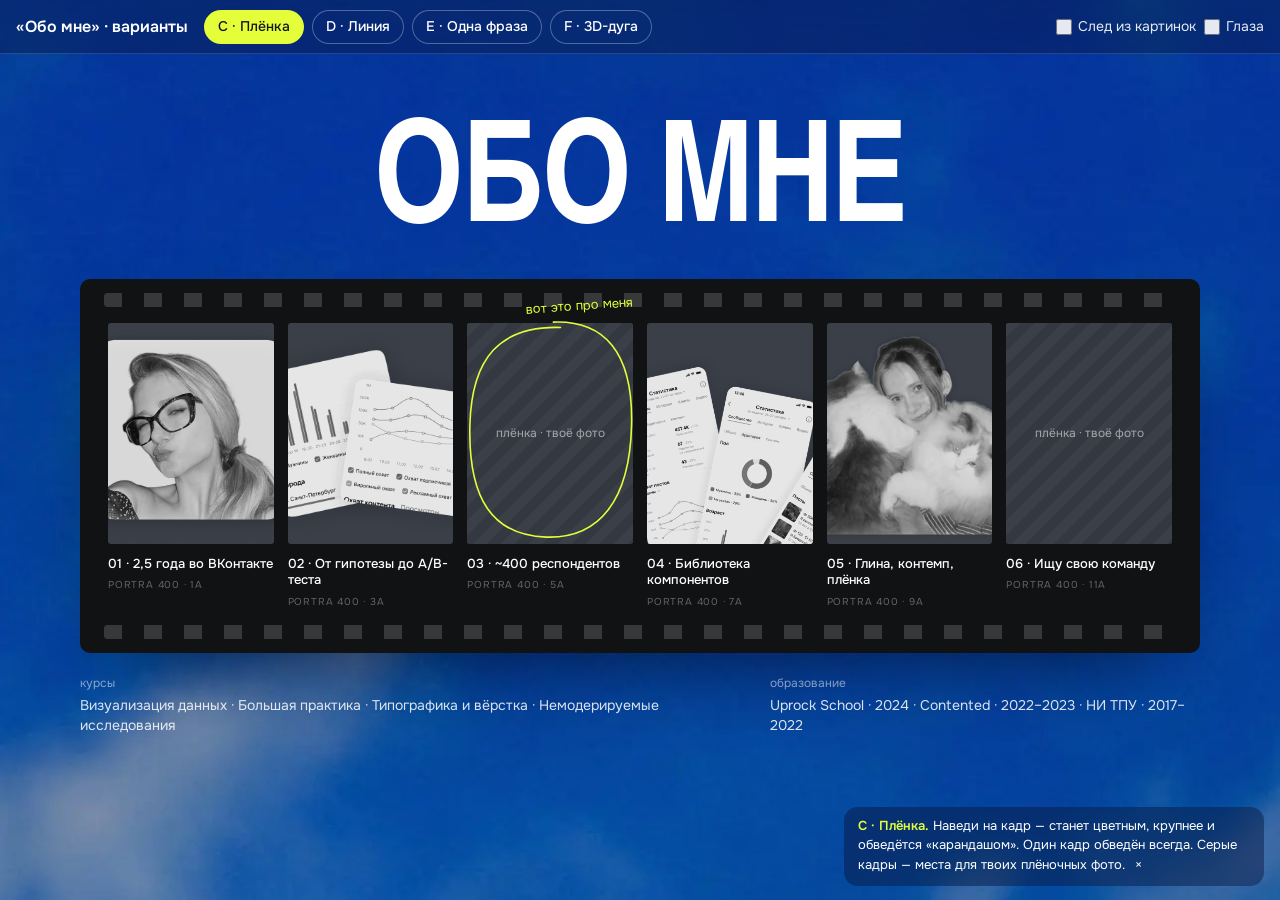
<file: about-lab.html>
<!DOCTYPE html>
<html lang="ru"><head><meta charset="utf-8"><meta name="viewport" content="width=device-width, initial-scale=1">
<title>Песочница · «Обо мне» · варианты</title>
<meta name="robots" content="noindex">
<link rel="preconnect" href="https://fonts.googleapis.com"><link rel="preconnect" href="https://fonts.gstatic.com" crossorigin>
<link href="https://fonts.googleapis.com/css2?family=Onest:wght@400;500;600;700&display=swap" rel="stylesheet">
<link rel="stylesheet" href="css/tokens.css?v=11222330">
<style>
/* Песочница для выбора «Обо мне». Основной сайт не трогает. Контент — в объекте DATA ниже (готово к админке). */
*{box-sizing:border-box;margin:0}
body{font:16px/1.4 var(--text);color:#fff;background:#3d5fa6 url(assets/sky.webp) 50% 30%/cover fixed;min-height:100vh;overflow-x:hidden}
button{font:inherit;color:inherit;background:none;border:0;cursor:pointer}
.bar{position:fixed;left:0;right:0;top:0;z-index:50;display:flex;align-items:center;gap:8px;padding:10px 16px;background:rgba(11,20,60,.38);backdrop-filter:blur(18px);-webkit-backdrop-filter:blur(18px);box-shadow:inset 0 -1px 0 rgba(255,255,255,.14)}
.bar b{font-weight:600;margin-right:8px}
.bar .sp{flex:1}
.tb{height:34px;padding:0 14px;border-radius:17px;box-shadow:inset 0 0 0 1px rgba(255,255,255,.3);font-size:14px;font-weight:500}
.tb[aria-pressed=true]{background:var(--lime);color:var(--ink);box-shadow:none}
.tg{display:flex;align-items:center;gap:6px;font-size:14px;opacity:.9}
.tg input{accent-color:var(--lime);width:16px;height:16px}
.hint{position:fixed;right:16px;bottom:14px;z-index:50;max-width:420px;font-size:13px;line-height:1.45;padding:10px 14px;border-radius:14px;background:rgba(11,20,60,.45);backdrop-filter:blur(14px);-webkit-backdrop-filter:blur(14px)}
.hint b{color:var(--lime);font-weight:600}
.v{display:none;position:relative;min-height:100vh;padding:110px 80px 120px}
.v.on{display:block}
.title{font:400 clamp(90px,11vw,168px)/.8 var(--display);text-transform:uppercase;letter-spacing:-.02em;text-align:center}
.sub{font-size:15px;opacity:.75;text-align:center;margin-top:18px}

/* C · Плёнка */
.film{position:relative;margin:56px auto 0;max-width:1280px;padding:44px 28px;border-radius:10px;background:#111214;
  box-shadow:0 40px 80px -40px rgba(0,0,20,.7)}
.film::before,.film::after{content:"";position:absolute;left:24px;right:24px;height:14px;
  background:repeating-linear-gradient(90deg,rgba(255,255,255,.16) 0 18px,transparent 18px 40px);-webkit-mask:linear-gradient(#000,#000);border-radius:3px}
.film::before{top:14px}.film::after{bottom:14px}
.frames{display:grid;grid-template-columns:repeat(6,1fr);gap:14px}
.fr{position:relative;cursor:zoom-in}
.fr__img{position:relative;aspect-ratio:3/4;border-radius:3px;overflow:hidden;background:#3a3f48;transition:transform .35s var(--ease)}
.fr__img img{width:100%;height:100%;object-fit:cover;filter:grayscale(1) contrast(1.05) brightness(.9);transition:filter .35s var(--ease)}
.fr__ph{position:absolute;inset:0;display:grid;place-items:center;text-align:center;padding:12px;font-size:12px;color:rgba(255,255,255,.55);background:repeating-linear-gradient(135deg,#3a3f48 0 10px,#343841 10px 20px)}
.fr:hover .fr__img{transform:scale(1.06)}
.fr:hover .fr__img img{filter:none}
.fr svg{position:absolute;left:-6px;top:-8px;width:calc(100% + 12px);height:calc(75% + 16px);pointer-events:none;overflow:visible}
.fr svg path{fill:none;stroke:var(--lime);stroke-width:1.6;vector-effect:non-scaling-stroke;stroke-linecap:round;stroke-dasharray:900;stroke-dashoffset:900;transition:stroke-dashoffset .6s var(--ease)}
.fr:hover svg path,.fr.pick svg path{stroke-dashoffset:0}
.fr__cap{margin-top:12px;font-size:13px;font-weight:500;line-height:1.3}
.fr__code{margin-top:6px;font-size:10px;letter-spacing:.08em;color:rgba(255,255,255,.35)}
.pick__note{position:absolute;right:0;top:-26px;font-size:13px;color:var(--lime);transform:rotate(-4deg);white-space:nowrap}
.film__foot{max-width:1280px;margin:22px auto 0;display:flex;gap:40px;font-size:14px;opacity:.85}
.film__foot span{opacity:.6;display:block;font-size:12px;margin-bottom:4px}

/* D · Линия */
.line{position:relative;max-width:1280px;height:440px;margin:40px auto 0}
.line__path{position:absolute;left:6%;width:84%;top:300px;height:0;border-top:1.2px solid rgba(255,255,255,.6);transform-origin:0 0;animation:draw 1.6s var(--ease) both}
@keyframes draw{from{transform:scaleX(0)}}
.line__dash{position:absolute;left:90%;width:8%;top:300px;border-top:1.2px dashed rgba(255,255,255,.6)}
.node{position:absolute;top:300px;transform:translate(-50%,-7px);text-align:center;width:150px}
.node i{display:block;width:13px;height:13px;margin:0 auto;border-radius:50%;background:#30489a;box-shadow:inset 0 0 0 1.2px rgba(255,255,255,.85);transition:transform .25s var(--spring),background .25s}
.node small{display:block;margin-top:14px;font-size:13px;opacity:.65}
.node b{display:block;font-size:15px;font-weight:600}
.node:hover i,.node.on i{background:var(--lime);transform:scale(1.35)}
.ncard{position:absolute;bottom:72px;left:50%;width:300px;transform:translate(-50%,8px);opacity:0;pointer-events:none;text-align:left;padding:18px 20px;border-radius:18px;
  background:rgba(22,34,92,.30);backdrop-filter:blur(22px) saturate(1.15);-webkit-backdrop-filter:blur(22px) saturate(1.15);box-shadow:inset 0 0 0 1px rgba(255,255,255,.22);transition:opacity .25s,transform .25s var(--ease)}
.ncard h4{font:400 26px/.95 var(--display);text-transform:uppercase;margin-bottom:8px}
.ncard p{font-size:14px;line-height:1.45;opacity:.88}
.node:hover .ncard,.node.on .ncard{opacity:1;transform:translate(-50%,0)}
.line__toy{position:absolute;right:-6px;top:120px;width:86px;filter:drop-shadow(0 12px 14px rgba(0,0,0,.35))}
.line__after{position:absolute;right:-40px;top:370px;width:170px;font-size:13px;opacity:.7;text-align:center}

/* E · Одна фраза */
.phrase{max-width:1180px;margin:20px auto 0;font:500 clamp(44px,4.6vw,68px)/1.16 var(--text);letter-spacing:-.01em}
.obj{display:inline-block;vertical-align:middle;height:1.05em;margin:0 .12em;cursor:grab;touch-action:none;position:relative;transition:transform .25s var(--spring)}
.obj:hover{transform:rotate(-4deg) scale(1.08)}
.obj.grab{cursor:grabbing;transition:none;z-index:5}
.obj--shot{height:1.1em;border-radius:12px;box-shadow:0 10px 24px -10px rgba(0,0,30,.5)}
.notes{max-width:1180px;margin:70px auto 0;display:grid;grid-template-columns:repeat(4,1fr);gap:28px;font-size:14px;line-height:1.45}
.notes span{display:block;font-size:12px;opacity:.6;margin-bottom:6px}
.notes sup{color:var(--lime)}

/* F · 3D-дуга */
.ring{position:relative;height:470px;margin-top:26px;perspective:1400px;cursor:grab;touch-action:pan-y;user-select:none}
.ring.grab{cursor:grabbing}
.ring__in{position:absolute;left:50%;top:50%;width:0;height:0;transform-style:preserve-3d}
.rc{position:absolute;left:-95px;top:-130px;width:190px;height:260px;border-radius:16px;overflow:hidden;background:#dfe6f5;backface-visibility:hidden;
  box-shadow:0 20px 40px -20px rgba(0,0,30,.5);transition:box-shadow .2s}
.rc img{width:100%;height:100%;object-fit:cover;pointer-events:none}
.rc .fr__ph{font-size:12px}
.rc:hover{box-shadow:0 0 0 2px var(--lime),0 20px 40px -20px rgba(0,0,30,.5)}
.rc__cap{position:absolute;left:10px;right:10px;bottom:10px;padding:6px 10px;border-radius:12px;background:rgba(22,22,22,.62);font-size:12px;line-height:1.3;backdrop-filter:blur(8px);-webkit-backdrop-filter:blur(8px)}
.ring__text{max-width:760px;margin:10px auto 0;text-align:center;font-size:16px;line-height:1.5;opacity:.9}

/* Акценты */
.trail{position:fixed;z-index:40;width:120px;border-radius:10px;pointer-events:none;box-shadow:0 14px 28px -14px rgba(0,0,30,.5);animation:trail 1s var(--ease) forwards}
@keyframes trail{0%{opacity:0;transform:translate(-50%,-50%) rotate(var(--r)) scale(.7)}15%{opacity:1;transform:translate(-50%,-50%) rotate(var(--r)) scale(1)}100%{opacity:0;transform:translate(-50%,-60%) rotate(var(--r)) scale(.95)}}
.eyes{position:fixed;left:24px;bottom:24px;z-index:45;width:300px;border-radius:16px;overflow:hidden;background:rgba(22,34,92,.30);backdrop-filter:blur(18px);-webkit-backdrop-filter:blur(18px);box-shadow:inset 0 0 0 1px rgba(255,255,255,.22);display:none}
.eyes.on{display:block}
.eyes__top{height:24px;display:flex;align-items:center;gap:5px;padding:0 10px;font-size:11px;opacity:.85}
.eyes__top i{width:8px;height:8px;border-radius:50%;background:rgba(255,255,255,.5)}
.eyes__top span{flex:1;text-align:center;margin-right:34px}
.eyes img{display:block;width:100%}
@media (prefers-reduced-motion: reduce){*{transition:none!important;animation:none!important}}
</style></head>
<body>
<div class="bar" role="toolbar" aria-label="Варианты">
  <b>«Обо мне» · варианты</b>
  <button class="tb" data-v="C" type="button">C · Плёнка</button>
  <button class="tb" data-v="D" type="button">D · Линия</button>
  <button class="tb" data-v="E" type="button">E · Одна фраза</button>
  <button class="tb" data-v="F" type="button">F · 3D-дуга</button>
  <span class="sp"></span>
  <label class="tg"><input type="checkbox" id="tTrail">След из картинок</label>
  <label class="tg"><input type="checkbox" id="tEyes">Глаза</label>
</div>

<section class="v" id="C"><h2 class="title">Обо мне</h2><div class="film"><div class="frames" id="frames"></div></div><div class="film__foot" id="filmFoot"></div></section>
<section class="v" id="D"><h2 class="title">Обо мне</h2><div class="line" id="line"></div></section>
<section class="v" id="E"><div class="phrase" id="phrase"></div><div class="notes" id="notes"></div></section>
<section class="v" id="F"><h2 class="title">Обо мне</h2><div class="ring" id="ring"><div class="ring__in" id="ringIn"></div></div><p class="ring__text" id="ringText"></p></section>

<div class="eyes" id="eyesWin" aria-hidden="true"><div class="eyes__top"><i></i><i></i><i></i><span>Валя.exe</span></div><img id="eyes" src="assets/eyes-default.webp" alt=""></div>
<p class="hint" id="hint"></p>

<script src="js/eyes.js?v=11222330"></script>
<script>
/* Контент отдельно от разметки — потом уедет в content/about.json для админки */
const DATA = {
  facts: { vk: '2,5 года во ВКонтакте', team: 'Команда опыта автора в сообществах', did: 'Задачи от гипотезы до A/B-теста · библиотека компонентов, которую переиспользуют другие команды · интервью и юзабилити-тесты, ~400 респондентов',
    strong: 'Системное мышление: мои решения потом берут другие команды', after: 'Леплю из глины, танцую контемп и снимаю на плёнку',
    courses: 'Визуализация данных · Большая практика · Типографика и вёрстка · Немодерируемые исследования', edu: 'Uprock School · 2024 · Contented · 2022–2023 · НИ ТПУ · 2017–2022' },
  film: [
    { img: 'assets/hero-photo.webp', cap: '2,5 года во ВКонтакте' },
    { img: 'assets/in-stat.webp', cap: 'От гипотезы до A/B-теста' },
    { ph: 'плёнка · твоё фото', cap: '~400 респондентов', pick: 'вот это про меня' },
    { img: 'assets/case1-card.webp', cap: 'Библиотека компонентов' },
    { img: 'assets/contacts-photo.webp', cap: 'Глина, контемп, плёнка' },
    { ph: 'плёнка · твоё фото', cap: 'Ищу свою команду' } ],
  path: [
    { x: 6, y: '2017–2022', t: 'НИ ТПУ', h: 'НИ ТПУ', p: 'Инженерное образование. Отсюда — привычка разбирать систему на части.' },
    { x: 27, y: '2022–2023', t: 'Contented', h: 'Contented', p: 'Курс продуктового дизайна. Первые кейсы и исследования.' },
    { x: 46, y: '2024', t: 'Uprock School', h: 'Uprock', p: 'Типографика, вёрстка, визуализация данных.' },
    { x: 68, y: '2024–2026', t: 'ВКонтакте', h: '2,5 года во ВКонтакте', p: 'Команда опыта автора. Задачи от гипотезы до A/B-теста, библиотека компонентов, ~400 респондентов.', on: true },
    { x: 93, y: '2026 →', t: 'ищу команду', h: 'Дальше', p: 'Ищу команду с хорошими ценностями и отношением к людям.' } ],
  ring: [
    { img: 'assets/case1-card.webp', cap: 'Статистика ВКонтакте' }, { img: 'assets/hero-photo.webp', cap: 'Это я' },
    { img: 'assets/case2-card.webp', cap: 'Путь автора, +16%' }, { ph: 'плёнка · твоё фото', cap: 'Плёнка' },
    { img: 'assets/carousel-card.webp', cap: '4 A/B-теста' }, { img: 'assets/contacts-photo.webp', cap: 'После работы' },
    { img: 'assets/in-stat.webp', cap: 'Исследования' }, { img: 'assets/web-obj-flower.webp', cap: 'Глина' },
    { img: 'assets/subs-card.webp', cap: 'Подписчики' }, { ph: 'плёнка · твоё фото', cap: 'Плёнка' },
    { img: 'assets/in-path.webp', cap: 'Онбординг' }, { img: 'assets/deck-photo.webp', cap: 'Тоже я' } ],
  trail: ['assets/in-stat.webp','assets/in-path.webp','assets/in-car.webp','assets/hero-photo.webp','assets/contacts-photo.webp','assets/web-obj-flower.webp','assets/web-obj-camera.webp','assets/subs-card.webp'],
  hints: {
    C: '<b>C · Плёнка.</b> Наведи на кадр — станет цветным, крупнее и обведётся «карандашом». Один кадр обведён всегда. Серые кадры — места для твоих плёночных фото.',
    D: '<b>D · Линия.</b> Линия рисуется при открытии. Наведи на точку — откроется карточка. ВКонтакте открыт по умолчанию.',
    E: '<b>E · Одна фраза.</b> Предметы в тексте можно перетаскивать. Детали — сносками внизу.',
    F: '<b>F · 3D-дуга.</b> Крутится сама, тяни мышью. Наведи на карточку — подпись. Серые карточки — места для твоих фото.' }
};
const $ = s => document.querySelector(s), esc = s => s.replace(/&/g,'&amp;').replace(/</g,'&lt;');
const ph = t => `<div class="fr__ph">${esc(t)}</div>`;
const nb = s => s.replace(/ (в|во|и|из|на|до|от|с|к|о|по|за|у|не) /gi, ' $1 ');

// C
$('#frames').innerHTML = DATA.film.map((f, i) => `<figure class="fr${f.pick ? ' pick' : ''}">
  <div class="fr__img">${f.img ? `<img src="${f.img}" alt="">` : ph(f.ph)}</div>
  <svg viewBox="0 0 100 130" preserveAspectRatio="none"><path d="M52 4 C80 3 97 20 96 62 C95 104 78 126 48 125 C18 124 4 104 5 62 C6 24 22 6 56 7"/></svg>
  ${f.pick ? `<span class="pick__note">${esc(f.pick)}</span>` : ''}
  <figcaption class="fr__cap">${String(i + 1).padStart(2, '0')} · ${nb(esc(f.cap))}</figcaption><div class="fr__code">PORTRA 400 · ${i * 2 + 1}A</div></figure>`).join('');
$('#filmFoot').innerHTML = `<p><span>курсы</span>${nb(DATA.facts.courses)}</p><p><span>образование</span>${DATA.facts.edu}</p>`;

// D
const L = $('#line');
L.innerHTML = `<i class="line__path"></i><i class="line__dash"></i>` +
  DATA.path.map(n => `<div class="node${n.on ? ' on' : ''}" style="left:${n.x}%"><div class="ncard"><h4>${esc(n.h)}</h4><p>${nb(esc(n.p))}</p></div><i></i><small>${n.y}</small><b>${esc(n.t)}</b></div>`).join('') +
  `<img class="line__toy" src="assets/web-obj-flower.webp" alt="Баночка-клоун"><p class="line__after">после работы: ${nb(DATA.facts.after.toLowerCase())}</p>`;
L.addEventListener('pointerover', e => { const n = e.target.closest('.node'); if (n) L.querySelectorAll('.node').forEach(x => x.classList.toggle('on', x === n)); });

// E
$('#phrase').innerHTML = nb('Я Валя. 2,5 года делала статистику') + ` <img class="obj obj--shot" src="assets/in-stat.webp" alt="Экран статистики"> ` + nb('во ВКонтакте<sup>1</sup>, леплю') +
  ` <img class="obj" src="assets/web-obj-flower.webp" alt="Баночка-клоун"> ` + nb('из глины и снимаю на') + ` <img class="obj" src="assets/web-obj-camera.webp" alt="Плёночная камера"> плёнку.`;
$('#notes').innerHTML = [['¹ что делала', DATA.facts.did], ['сильная сторона', DATA.facts.strong], ['курсы', DATA.facts.courses], ['образование', DATA.facts.edu]]
  .map(([a, b]) => `<p><span>${a}</span>${nb(b)}</p>`).join('');
document.querySelectorAll('.obj').forEach(o => { let sx, sy, ox = 0, oy = 0;
  o.addEventListener('pointerdown', e => { e.preventDefault(); o.setPointerCapture(e.pointerId); o.classList.add('grab'); sx = e.clientX - ox; sy = e.clientY - oy; });
  o.addEventListener('pointermove', e => { if (!o.hasPointerCapture(e.pointerId)) return; ox = e.clientX - sx; oy = e.clientY - sy; o.style.transform = `translate(${ox}px,${oy}px) rotate(${ox * .03}deg)`; });
  o.addEventListener('pointerup', () => o.classList.remove('grab')); });

// F
const RI = $('#ringIn'), N = DATA.ring.length, R = 470;
RI.innerHTML = DATA.ring.map((c, i) => `<div class="rc" style="transform:rotateY(${i * 360 / N}deg) translateZ(${R}px)">${c.img ? `<img src="${c.img}" alt="">` : ph(c.ph)}<span class="rc__cap">${esc(c.cap)}</span></div>`).join('');
$('#ringText').innerHTML = nb(`${DATA.facts.vk}. ${DATA.facts.team}. ${DATA.facts.strong}. ${DATA.facts.after}.`);
let ang = 0, vel = .12, drag = false, lx = 0; const reduce = matchMedia('(prefers-reduced-motion: reduce)').matches;
const ring = $('#ring');
ring.addEventListener('pointerdown', e => { drag = true; lx = e.clientX; ring.setPointerCapture(e.pointerId); ring.classList.add('grab'); });
ring.addEventListener('pointermove', e => { if (!drag) return; const d = (e.clientX - lx) * .25; ang += d; vel = d; lx = e.clientX; });
ring.addEventListener('pointerup', () => { drag = false; ring.classList.remove('grab'); });
(function tick() { if (!drag) { vel += (.12 - vel) * .03; if (!reduce) ang += vel; } RI.style.transform = `translateZ(-${R}px) rotateX(-6deg) rotateY(${ang}deg)`; requestAnimationFrame(tick); })();

// Переключатель вариантов (?v=C)
const show = v => { document.querySelectorAll('.v').forEach(s => s.classList.toggle('on', s.id === v)); document.querySelectorAll('.tb').forEach(b => b.setAttribute('aria-pressed', b.dataset.v === v));
  $('#hint').innerHTML = DATA.hints[v] + ' <button type="button" onclick="this.parentNode.hidden=true" aria-label="Скрыть подсказку">×</button>'; $('#hint').hidden = false; const u = new URL(location); u.searchParams.set('v', v); history.replaceState(null, '', u); };
document.querySelectorAll('.tb').forEach(b => b.onclick = () => show(b.dataset.v));
show(['C', 'D', 'E', 'F'].includes(new URLSearchParams(location.search).get('v')) ? new URLSearchParams(location.search).get('v') : 'C');

// Акценты: след из картинок и глаза
let lastX = 0, lastY = 0, ti = 0;
addEventListener('pointermove', e => { if (!$('#tTrail').checked || e.target.closest('.bar,.hint')) return;
  if (Math.hypot(e.clientX - lastX, e.clientY - lastY) < 110) return; lastX = e.clientX; lastY = e.clientY;
  const im = document.createElement('img'); im.className = 'trail'; im.src = DATA.trail[ti++ % DATA.trail.length]; im.alt = '';
  im.style.left = e.clientX + 'px'; im.style.top = e.clientY + 'px'; im.style.setProperty('--r', (Math.random() * 16 - 8).toFixed(1) + 'deg');
  document.body.appendChild(im); setTimeout(() => im.remove(), 1000); }, { passive: true });
$('#tEyes').onchange = e => $('#eyesWin').classList.toggle('on', e.target.checked);
Eyes($('#eyes'), 'cursor');
</script>
</body></html>
</file>
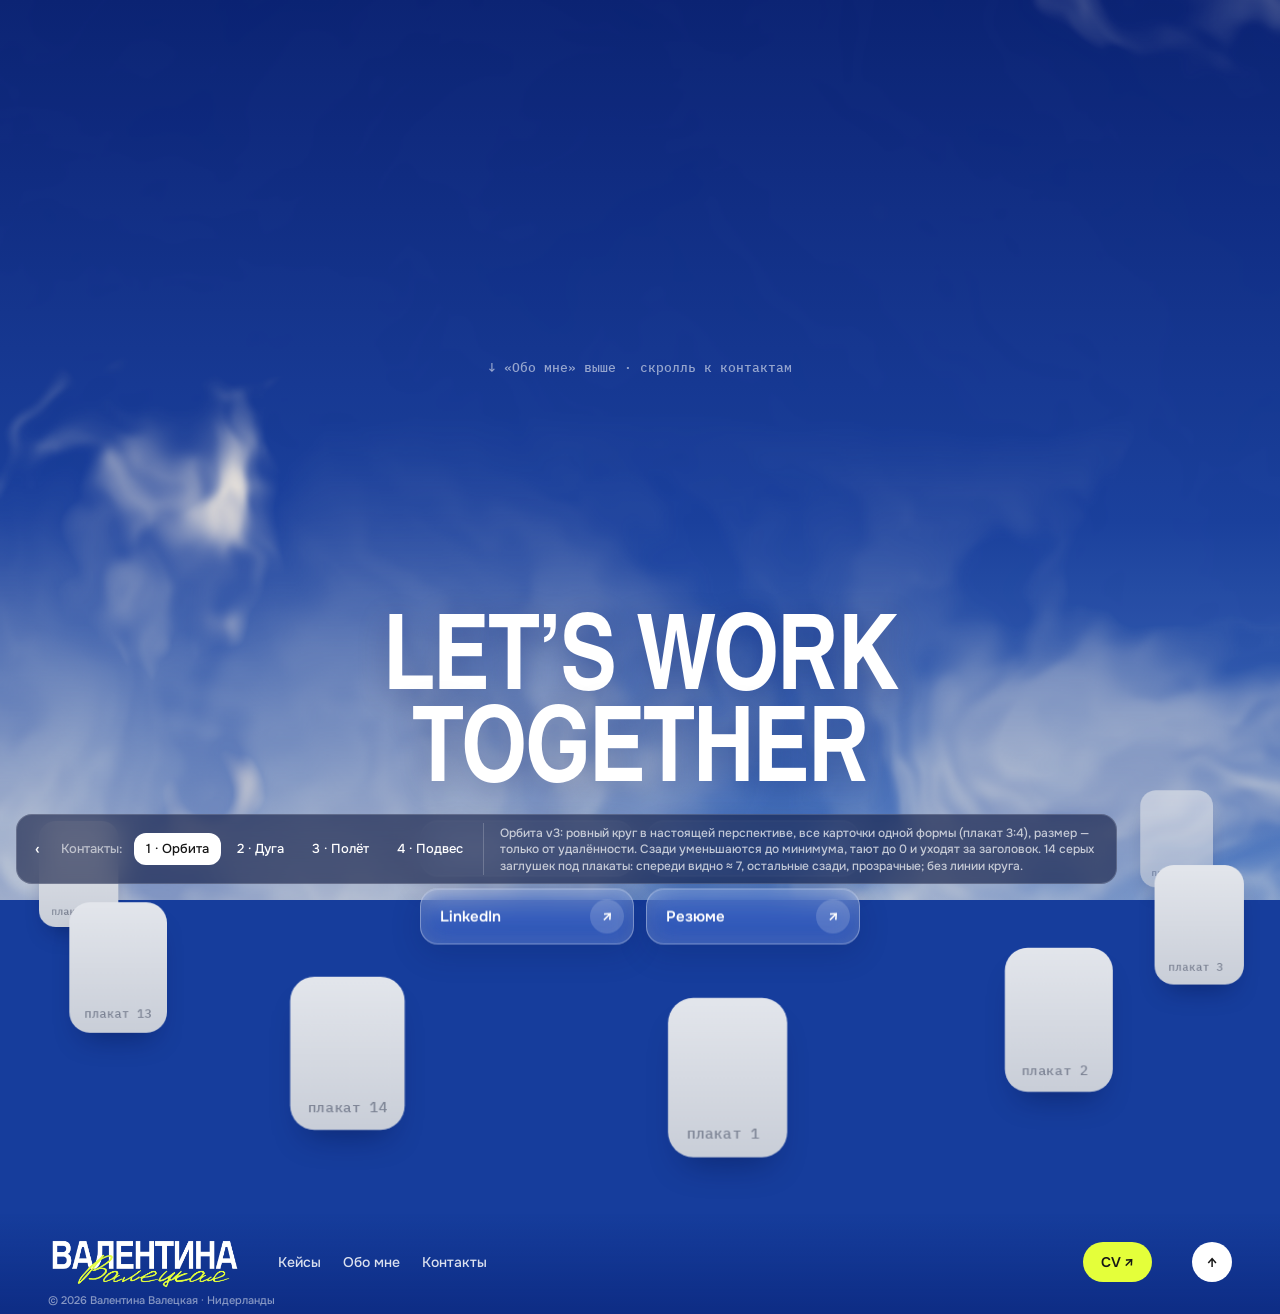
<file: contacts-lab.html>
<!DOCTYPE html>
<html lang="ru"><head><meta charset="utf-8"><meta name="viewport" content="width=device-width, initial-scale=1">
<title>Песочница · «Контакты» · варианты</title>
<meta name="robots" content="noindex"><link rel="icon" href="data:,">
<link rel="preconnect" href="https://fonts.googleapis.com"><link rel="preconnect" href="https://fonts.gstatic.com" crossorigin>
<link href="https://fonts.googleapis.com/css2?family=Onest:wght@400;500;600;700&family=IBM+Plex+Mono:wght@500&display=swap" rel="stylesheet">
<link rel="stylesheet" href="css/tokens.css?v=11232100">
<style>
/* Песочница блока «Контакты» (8.12–8.13, 23.11). Основной сайт не трогает.
   Центр у всех вариантов один: заголовок + 4 кнопки (главное действие блока — связаться / скопировать почту),
   картинки никогда не заходят на кнопки. Картинки — заглушки из assets/, список — в ITEMS ниже (готово к админке). */
*{box-sizing:border-box;margin:0}
html{scroll-behavior:smooth;overscroll-behavior-y:none} /* без «пружины» в конце страницы — экран не прыгает */
body{font:16px/1.4 var(--text);color:#fff;background:#163d9c;overflow-x:hidden}
button{font:inherit;color:inherit;background:none;border:0;cursor:pointer}
a{color:inherit;text-decoration:none}
img{display:block;max-width:none;-webkit-user-drag:none;user-select:none}
:root{--sky-1:#071f72;--sky-2:#163d9c;--sky-3:#4c79c2}
.sky{position:fixed;inset:0;z-index:-1;overflow:hidden;background:radial-gradient(130% 100% at 50% 45%,rgba(10,14,40,0) 65%,rgba(10,14,40,.18) 100%),linear-gradient(180deg,var(--sky-1) 0%,var(--sky-2) 58%,var(--sky-3) 100%)}
.sky__clouds{position:absolute;inset:0;width:100%;height:100%}

/* Перед блоком — кусочек «Обо мне», чтобы было видно, как в блок въезжаешь скроллом */
.before{height:46vh;display:grid;place-items:end center;padding-bottom:40px;color:rgba(255,255,255,.55);font:500 13px/1 var(--mono)}

/* ── Блок ── */
.ct{position:relative;height:100vh;height:100svh;min-height:440px;overflow:hidden;isolation:isolate}
.ct__fx{position:absolute;inset:0;z-index:1}
.ct__core{position:absolute;left:50%;top:46%;z-index:20;transform:translate(-50%,-50%) scale(var(--ck,1));width:760px;text-align:center;pointer-events:none}
.ct__h{font:400 104px/.88 var(--display);white-space:nowrap;letter-spacing:-.02em;text-transform:uppercase;text-shadow:0 6px 30px rgba(4,16,70,.25)}
.btns{display:grid;grid-template-columns:1fr 1fr;gap:12px;width:440px;margin:34px auto 0;pointer-events:auto}
.btn{display:flex;align-items:center;justify-content:space-between;height:56px;padding:0 10px 0 20px;border-radius:18px;
  font:600 15px/1 var(--text);background:rgba(255,255,255,.14);backdrop-filter:blur(14px) saturate(1.2);-webkit-backdrop-filter:blur(14px) saturate(1.2);
  box-shadow:inset 0 0 0 1px rgba(255,255,255,.32),inset 0 0 24px rgba(255,255,255,.1),0 10px 30px rgba(4,20,80,.18);transition:background .2s,transform .2s var(--ease)}
.btn i{display:grid;place-items:center;width:34px;height:34px;border-radius:50%;background:rgba(255,255,255,.16);font-style:normal;font-size:15px}
.btn:hover{background:rgba(255,255,255,.24);transform:translateY(-2px)}
.btn:focus-visible{outline:3px solid var(--lime);outline-offset:3px}
.btn small{display:none}
.btn > span{display:block}
.btn svg{width:15px;height:15px;fill:none;stroke:#fff;stroke-width:1.8}
.toast{position:fixed;left:50%;bottom:30px;z-index:95;transform:translate(-50%,20px);opacity:0;background:var(--ink);color:#fff;padding:12px 18px;border-radius:14px;font-size:15px;transition:.25s;pointer-events:none}
.toast.on{opacity:1;transform:translate(-50%,0)}

/* Карточки и предметы — общие для всех вариантов */
.it{position:absolute;left:0;top:0;will-change:transform,opacity;pointer-events:none}
.it--photo,.it--frame,.it--card{border-radius:18px;overflow:hidden;box-shadow:inset 0 0 0 1px rgba(255,255,255,.45),0 14px 30px rgba(4,20,80,.25)}
.it--photo img{width:100%;height:100%;object-fit:cover}
.it--frame{background:rgba(255,255,255,.14)}
.it--frame img{position:absolute;left:50%;bottom:0;width:112%;transform:translateX(-50%)}
.it--cut img{width:100%;height:auto;filter:drop-shadow(0 12px 16px rgba(4,20,80,.3))}
.it--card{background:rgba(255,255,255,.16);display:grid;place-items:center}
.it--card img{width:86%;height:86%;object-fit:contain}
.it--card.is-photo img{width:100%;height:100%;object-fit:cover}
.spark{position:absolute;left:0;top:0;width:26px;height:26px;pointer-events:none}
.spark path{fill:#fff}

/* 1 · Орбита (её набросок 172:4148) */
.v-orbit .ct__fx{cursor:grab}.v-orbit .ct__fx.drag{cursor:grabbing}

/* 2 · Дуга */
.v-arc .ct__fx{cursor:grab}.v-arc .ct__fx.drag{cursor:grabbing}
.v-arc .ct__core{top:36%}
.v-arc.arc-top .ct__core{top:56%}
.v-orbit .ct__core{top:40%}

/* 4 · Полёт: контакты + футер вместе, при скролле летим сквозь поле фото */
.ct__pin{position:relative;height:100%}
.v-fall .ct__fx{perspective:800px;perspective-origin:50% 46%;overflow:hidden}
.v-fall .it{left:50%;top:46%}
.foot{display:flex;position:absolute;left:0;right:0;bottom:0;z-index:25;align-items:center;gap:40px;padding:22px 48px 26px;
  background:linear-gradient(180deg,rgba(7,31,114,0),rgba(7,31,114,.55));font:500 14px/1.5 var(--text)}
.foot img{width:190px;height:auto}
.foot nav{display:flex;gap:22px;color:rgba(255,255,255,.85)}
.foot .sp{flex:1}
.foot__cv{height:40px;display:inline-flex;align-items:center;padding:0 18px;border-radius:20px;background:var(--lime);color:var(--ink);font-weight:600}
.foot__up{width:40px;height:40px;border-radius:50%;background:#fff;color:var(--ink);display:grid;place-items:center;font-weight:600}
.foot small{position:absolute;left:48px;bottom:6px;font-size:11px;color:rgba(255,255,255,.5)}

/* Орбита v3: ровный круг в перспективе, все карточки одной формы (плакат 3:4), размер — только от удалённости.
   Пока — серые заглушки под её плакаты */
.it--ph{border-radius:22px;background:linear-gradient(180deg,#e3e6ec,#c9ced8);box-shadow:0 18px 30px -14px rgba(4,16,64,.45);
  display:grid;place-items:end start;padding:14px 16px;color:#7c8394;font:500 13px/1 var(--mono);transform-origin:50% 50%}
/* Орбита v2 (не используется): карточки «как у Apple» — фото во всю карточку, большое скругление, мягкая длинная тень, без рамки */
.it--apple{border-radius:30px;overflow:hidden;background:linear-gradient(180deg,#dfe9ff,#b9cdf5);box-shadow:0 26px 50px -20px rgba(4,16,64,.55),0 2px 6px rgba(4,16,64,.12)}
.it--apple img{width:100%;height:100%;object-fit:cover}
.it--apple.is-cutout img{object-fit:contain;object-position:50% 100%}
/* Дуга v2: без подложки — фото скруглённые, предметы вырезаны */
.it--bare{translate:-50% -50%}
.v-fall .it--bare.is-photo{border-radius:0}
.it--bare.is-photo{border-radius:22px;overflow:hidden;box-shadow:0 20px 40px -18px rgba(4,16,64,.5)}
.it--bare img{width:100%;height:auto;filter:drop-shadow(0 14px 18px rgba(4,16,64,.28))}
.it--bare.is-photo img{filter:none}
/* 5 · Подвес (по её референсу: предмет на верёвке, небо, трава) */
.v-hang .ct__fx{z-index:21;pointer-events:none}
.v-hang .ct__core{top:19%}
.v-hang .ct__h{font-size:150px;line-height:.84}
.v-hang .ct__core .btns{display:none}
.v-hang .foot{background:none;text-shadow:0 1px 8px rgba(0,30,0,.35)} /* без синего градиента внизу */
.ground{position:absolute;left:0;right:0;bottom:0;z-index:0;width:100%;height:34%;object-fit:cover;object-position:50% 72%;-webkit-mask:linear-gradient(transparent,#000 22%);mask:linear-gradient(transparent,#000 22%);pointer-events:none}
.hang{position:absolute;left:50%;top:-8px;width:640px;margin-left:-320px;transform-origin:50% 0;pointer-events:none;will-change:transform}
.hang__rope{display:block;width:640px;overflow:visible}
.hang__rope path{fill:none;stroke:var(--lime);stroke-width:2.4;stroke-linecap:round;stroke-linejoin:round}
.hang__win{position:relative;width:586px;height:239px;margin-left:27px;border-radius:28px;overflow:hidden;pointer-events:auto;
  /* как окно с глазами на первом экране (.win): матовое стекло, 586×239 */
  background:rgba(3,56,158,.08);backdrop-filter:blur(8px) saturate(1.15);-webkit-backdrop-filter:blur(8px) saturate(1.15);
  box-shadow:inset 0 0 72px rgba(255,255,255,.12),inset 0 0 0 1px rgba(255,255,255,.55),0 18px 34px rgba(0,0,0,.22)}
.hang__top{height:28px;display:flex;align-items:center;gap:6px;padding:0 22px;position:relative;font-size:12px;font-weight:500}
.hang__top i{width:8px;height:8px;border-radius:50%;background:#ff5f57}.hang__top i:nth-child(2){background:#febc2e}.hang__top i:nth-child(3){background:#28c840}
.hang__top span{position:absolute;left:0;right:0;text-align:center}
.hang__bot{padding:10px 14px 0}
.hang__bot .btns{display:grid;grid-template-columns:1fr 1fr;gap:10px;width:auto;margin:0}
.hang__bot .btn{height:84px;padding:0 12px 0 20px;border-radius:18px;background:#fff;color:var(--ink);font:600 17px/1.2 var(--text);box-shadow:none;backdrop-filter:none;-webkit-backdrop-filter:none;text-align:left}
.hang__bot .btn small{display:block;margin-top:3px;font:500 13px/1.2 var(--text);color:var(--muted)}
.hang__bot .btn i{width:34px;height:34px;flex:none;background:rgba(3,56,158,.08);font-size:14px}
.hang__bot .btn svg{stroke:var(--ink)}
.hang__bot .btn:hover{background:#f2f5ff;transform:none}

/* Служебная панель вариантов — со шевроном «свернуть» (её правило) */
.pick{position:fixed;left:16px;bottom:16px;z-index:90;display:flex;flex-wrap:wrap;align-items:center;gap:4px;max-width:calc(100vw - 32px);padding:5px;border-radius:16px;
  background:rgba(11,20,60,.6);backdrop-filter:blur(14px);-webkit-backdrop-filter:blur(14px);box-shadow:inset 0 0 0 1px rgba(255,255,255,.16);font:500 13px/1 var(--text)}
.pick__x{width:32px;height:32px;border-radius:11px;display:grid;place-items:center;font-size:16px;transition:transform .25s}
.pick.min .pick__x{transform:rotate(180deg)}
.pick.min > :not(.pick__x){display:none}
.pick span{padding:0 8px 0 4px;color:rgba(255,255,255,.6)}
.pick button:not(.pick__x){height:32px;padding:0 12px;border-radius:12px}
.pick button[aria-pressed=true]{background:#fff;color:var(--ink)}
.pick i{width:1px;align-self:stretch;margin:4px;background:rgba(255,255,255,.2)}
.pick p{flex-basis:100%;padding:6px 8px 4px;color:rgba(255,255,255,.7);font-size:12px;line-height:1.4;max-width:620px}
@media (prefers-reduced-motion:reduce){.btn{transition:none}}
</style>
</head>
<body>
<div class="sky" aria-hidden="true"></div>
<div class="before">↓ «Обо мне» выше · скролль к контактам</div>

<section class="ct" id="contacts" aria-labelledby="ct-h">
  <div class="ct__pin">
    <div class="ct__fx" id="fx" aria-hidden="true"></div>
    <div class="ct__core">
      <h2 class="ct__h" id="ct-h">Let’s work<br>together</h2>
      <div class="btns">
        <a class="btn" href="https://t.me/emgusei" target="_blank" rel="noopener"><span>Telegram<small>@emgusei</small></span> <i aria-hidden="true">↗</i></a>
        <button class="btn" type="button" data-copy="valentine.valetskaya@gmail.com" aria-label="Скопировать почту valentine.valetskaya@gmail.com"><span>Почта<small>valentine.valetskaya@gmail.com</small></span> <i aria-hidden="true"><svg viewBox="0 0 16 16"><rect x="5" y="5" width="9" height="9" rx="2"/><path d="M11 5V3.5A1.5 1.5 0 0 0 9.5 2h-6A1.5 1.5 0 0 0 2 3.5v6A1.5 1.5 0 0 0 3.5 11H5"/></svg></i></button>
        <a class="btn" href="https://www.linkedin.com/in/vvalentin%D0%B5/" target="_blank" rel="noopener"><span>LinkedIn<small>vvalentine</small></span> <i aria-hidden="true">↗</i></a>
        <a class="btn" href="cv.pdf" target="_blank" rel="noopener"><span>Резюме<small>PDF</small></span> <i aria-hidden="true">↗</i></a>
      </div>
    </div>
    <footer class="foot">
      <img src="assets/hero-name-v7.webp" alt="Валентина Валецкая" width="1438" height="393">
      <nav aria-label="Разделы"><a href="#">Кейсы</a><a href="#">Обо мне</a><a href="#contacts">Контакты</a></nav>
      <span class="sp"></span>
      <a class="foot__cv" href="cv.pdf" target="_blank" rel="noopener">CV ↗</a><a class="foot__up" href="#" aria-label="Наверх">↑</a>
      <small>© 2026 Валентина Валецкая · Нидерланды</small>
    </footer>
  </div>
</section>

<nav class="pick" id="pick" aria-label="Варианты контактов">
  <button class="pick__x" type="button" aria-label="Свернуть панель" aria-expanded="true">‹</button>
  <span>Контакты:</span>
  <button type="button" data-v="orbit">1 · Орбита</button>
  <button type="button" data-v="arc">2 · Дуга</button>
  <button type="button" data-v="fall">3 · Полёт</button>
  <button type="button" data-v="hang">4 · Подвес</button>
  <i></i><button type="button" id="arcSide" hidden>дуга снизу</button>
  <p id="desc"></p>
</nav>
<div class="toast" role="status"></div>

<script src="js/sky.js?v=11230410"></script>
<script>
(() => {
  const $ = (s, r = document) => r.querySelector(s), $$ = (s, r = document) => [...r.querySelectorAll(s)];
  const reduce = matchMedia('(prefers-reduced-motion: reduce)').matches;
  Sky([{ sel: '#contacts', d: .5, low: 1, pal: { sky: ['#071f72', '#163d9c', '#4c79c2'], L: '#f8efe0', H: '#9aa3c2' } }]);

  /* Контент. ЗАГЛУШКИ из assets/ — заменить на её 8–12 картинок (плёнка, глина, концепты, плакаты, фотик).
     kind: photo — фото целиком; frame — вырезанный человек (в карточке стоит на подложке); cut — предмет без фона. */
  const A = n => `assets/${n}.webp`;
  const ITEMS = [
    { src: 'contacts-photo', kind: 'frame', alt: 'Валя с котами' },
    { src: 'web-obj-camera', kind: 'cut', alt: 'Плёночная мыльница' },
    { src: 'deck-photo', kind: 'photo', alt: 'Портрет' },
    { src: 'in-stat', kind: 'cut', alt: 'Концепт статистики' },
    { src: 'web-obj-flower', kind: 'cut', alt: 'Керамика' },
    { src: 'subs-card', kind: 'photo', alt: 'Концепт подписчиков' },
    { src: 'in-path', kind: 'cut', alt: 'Концепт онбординга' },
    { src: 'hero-photo', kind: 'cut', alt: 'Портрет' },
    { src: 'in-car', kind: 'cut', alt: 'Концепт карусели' },
    { src: 'case1-card', kind: 'cut', alt: 'Концепт' }
  ].map(o => ({ ...o, url: A(o.src) }));
  /* Орбита: карточки (фото) и «разрядка» между ними — керамика, фотик, ✦ */
  const ORBIT = [
    { card: 'deck-photo' }, { spark: 1 }, { card: 'contacts-photo', cutout: 1 }, { obj: 'web-obj-flower', w: 120 },
    { card: 'case1-cover' }, { spark: 1 }, { card: 'hero-photo' }, { obj: 'web-obj-camera', w: 150 },
    { card: 'carousel-cover' }, { spark: 1 }, { card: 'case2-cover' }
  ];

  const DESC = {
    orbit: 'Орбита v3: ровный круг в настоящей перспективе, все карточки одной формы (плакат 3:4), размер — только от удалённости. Сзади уменьшаются до минимума, тают до 0 и уходят за заголовок. 14 серых заглушек под плакаты: спереди видно ≈ 7, остальные сзади, прозрачные; без линии круга.',
    arc: 'Дуга v2: картинки без подложки. Едут сами, медленно; когда контакты встали на весь экран, скролл вниз страницу не двигает — едут карточки, скролл вверх — как обычно. Можно тянуть с инерцией. Сверху или снизу — кнопкой справа.',
    fall: 'Полёт v3: статичный экран, двигаются только картинки (как есть, без подложки и скруглений), разложены ровно по кругу. Когда контакты встали на весь экран, скролл вниз страницу не двигает — летим вперёд, картинки подлетают и растут; скролл вверх — как обычно.',
    hang: 'Подвес v3 (по твоему референсу): на лаймовой верёвке висит окно контактов того же стиля и размера, что окно с глазами на первом экране (матовое стекло, 586×239), кнопки Onest с подписями. Качается само; скролл вниз в конце страницы раскачивает, страница стоит. Внизу трава.'
  };

  const fx = $('#fx'), body = document.body, core = $('.ct__core'), btns = $('.btns');
  /* Под высоту окна (её скрины ~1290×600): центр и картинки уменьшаются, при высоком окне — чуть крупнее */
  let CK = 1; const fit = () => { CK = Math.max(.6, Math.min(1.1, innerHeight / 900)); document.documentElement.style.setProperty('--ck', CK.toFixed(3)); };
  fit(); addEventListener('resize', fit);
  const el = (tag, cls) => { const e = document.createElement(tag); if (cls) e.className = cls; return e; };
  const img = src => { const i = new Image(); i.src = src; i.alt = ''; i.decoding = 'async'; return i; };
  const card = (it, kind = it.kind, w = 170, h = w) => { const d = el('div', 'it it--' + kind + (it.kind === 'photo' ? ' is-photo' : ''));
    d.style.width = w + 'px'; if (kind !== 'cut' && kind !== 'bare') d.style.height = h + 'px';
    d.appendChild(img(it.url)); d.dataset.w = w; d.dataset.h = h; return d; };
  const SPARK = '<svg viewBox="0 0 26 26" class="spark"><path d="M13 0c.9 7.2 5 11.6 13 13-8 1.4-12.1 5.8-13 13-.9-7.2-5-11.6-13-13 8-1.4 12.1-5.8 13-13z"/></svg>';
  const box = () => fx.getBoundingClientRect();
  const visible = () => { const r = $('#contacts').getBoundingClientRect(); return r.bottom > 0 && r.top < innerHeight; };

  /* Перетаскивание с инерцией (только по пустому небу; кнопки остаются кнопками) */
  const dragger = (onMove) => { let on = false, lx = 0, lt = 0, v = 0;
    const down = e => { on = true; lx = e.clientX; lt = performance.now(); v = 0; fx.setPointerCapture(e.pointerId); fx.classList.add('drag'); };
    const move = e => { if (!on) return; const dx = e.clientX - lx, now = performance.now(); v = dx / Math.max(8, now - lt); lx = e.clientX; lt = now; onMove(dx); };
    const up = () => { on = false; fx.classList.remove('drag'); };
    fx.addEventListener('pointerdown', down); fx.addEventListener('pointermove', move); fx.addEventListener('pointerup', up); fx.addEventListener('pointercancel', up);
    return { inertia: dt => { if (on) return 0; v *= Math.pow(.94, dt / 16); return Math.abs(v) > .002 ? v * dt : 0; },
      off: () => { fx.removeEventListener('pointerdown', down); fx.removeEventListener('pointermove', move); fx.removeEventListener('pointerup', up); fx.removeEventListener('pointercancel', up); } }; };
  /* Скорость скролла, пока блок на экране (px за кадр, сглажено) */
  const scrollVel = () => { let sy = scrollY, v = 0; const on = () => { const d = scrollY - sy; sy = scrollY; if (visible()) v += d; };
    addEventListener('scroll', on, { passive: true }); return { take: () => { const t = v; v = 0; return t; }, off: () => removeEventListener('scroll', on) }; };

  /* Её правило (23.11 ~22:00): когда контакты встали на весь экран (это конец страницы), скролл ВНИЗ страницу не двигает —
     он двигает картинки. Скролл вверх — обычный. Колесо/трекпад, свайп, стрелка вниз / PageDown / пробел. */
  const atEnd = () => innerHeight + scrollY >= document.documentElement.scrollHeight - 2;
  const endScroll = () => { let pend = 0, ty = null;
    const wheel = e => { if (e.deltaY > 0 && atEnd()) { e.preventDefault(); pend += e.deltaMode === 1 ? e.deltaY * 40 : e.deltaY; } };
    const ts = e => { ty = e.touches[0].clientY; };
    const tm = e => { if (ty === null) return; const y = e.touches[0].clientY, d = ty - y; ty = y; if (d > 0 && atEnd()) { e.preventDefault(); pend += d * 2; } };
    const key = e => { if (!atEnd() || e.target.closest('input,textarea')) return; const k = { ArrowDown: 120, PageDown: 600, ' ': 600 }[e.key]; if (k && !e.shiftKey) { e.preventDefault(); pend += k; } };
    addEventListener('wheel', wheel, { passive: false }); addEventListener('touchstart', ts, { passive: true }); addEventListener('touchmove', tm, { passive: false }); addEventListener('keydown', key);
    return { take: dt => { const u = pend * Math.min(1, .012 * dt); pend -= u; return u; },   // плавно «доедаем» накопленный скролл
      off: () => { removeEventListener('wheel', wheel); removeEventListener('touchstart', ts); removeEventListener('touchmove', tm); removeEventListener('keydown', key); } }; };

  const V = {};

  /* 1 · Орбита v3: настоящая перспектива. Кольцо лежит в горизонтальной плоскости, смотрим чуть сверху (β), камера на D.
     Все карточки одинаковые (плакат 3:4), размер — только от удалённости. Задняя половина уменьшается до минимума,
     тает до 0 и уходит за заголовок. Крутится само, скролл докручивает, можно тянуть мышью. */
  V.orbit = () => {
    const N = 14, CW = 104, CH = 139, nodes = []; // видна передняя половина круга ≈ 7 карточек, остальные 7 — сзади, прозрачные
    for (let i = 0; i < N; i++) { const n = el('div', 'it it--ph'); n.style.width = CW + 'px'; n.style.height = CH + 'px'; n.textContent = 'плакат ' + (i + 1); fx.appendChild(n); nodes.push(n); }
    const BETA = 17 * Math.PI / 180, D = 1150, step = Math.PI * 2 / N;
    let ang = 0, last = performance.now(), raf; const dr = dragger(dx => { ang += dx * .003; }), sv = scrollVel(), es = endScroll();
    const proj = (a, R, cx, cy) => { const x = R * Math.sin(a), zc = R * Math.cos(a), z = zc * Math.cos(BETA), y = zc * Math.sin(BETA), k = D / (D - z);
      return { x: cx + x * k, y: cy + y * k, k, depth: Math.cos(a) }; };
    const smooth = (a, b, v) => { const t = Math.max(0, Math.min(1, (v - a) / (b - a))); return t * t * (3 - 2 * t); };
    const frame = now => { const dt = Math.min(50, now - last); last = now; if (!reduce) ang += dt * (Math.PI * 2 / 70000); ang += dr.inertia(dt) * .003 + sv.take() * .0014 + es.take(dt) * .0016;
      const b = box(), cx = b.width / 2, cy = b.height * .45, R = Math.min(b.width * .4, 600 * CK), kf = D / (D - R * Math.cos(BETA));
      nodes.forEach((n, i) => { const p = proj(ang + i * step, R, cx, cy), sc = p.k * 1.15 * CK / kf;  // спереди ≈ 1,2 базового размера
        const vis = smooth(-.12, .3, p.depth);                                                         // сзади — 0 %
        n.style.transform = `translate(${(p.x - CW / 2).toFixed(1)}px,${(p.y - CH / 2).toFixed(1)}px) scale(${sc.toFixed(3)})`;
        n.style.opacity = vis.toFixed(3); n.style.visibility = vis < .01 ? 'hidden' : '';
        n.style.zIndex = p.depth > .2 ? 30 + Math.round(p.depth * 10) : 2; });               // передние — над всем, задние — под заголовком
      raf = requestAnimationFrame(frame); };
    raf = requestAnimationFrame(frame);
    return () => { cancelAnimationFrame(raf); dr.off(); sv.off(); es.off(); };
  };

  /* 2 · Дуга v2: без подложки, скролл разгоняет */
  let arcTop = false;
  V.arc = () => {
    const list = [...ITEMS, ...ITEMS], W = Math.round(124 * CK), GAP = Math.round(40 * CK), P = W + GAP, L = list.length * P, R = 1500;
    const nodes = list.map(it => { const n = card(it, 'bare', W); fx.appendChild(n); return n; });
    let O = 0, last = performance.now(), raf; const dr = dragger(dx => { O += dx; }), sv = scrollVel(), es = endScroll();
    const frame = now => { const dt = Math.min(50, now - last); last = now;
      if (!reduce) O -= dt * .025;                       // сами едут медленно
      O -= Math.abs(sv.take()) * .35 + es.take(dt);      // пока блок въезжает — чуть подкручиваются; в конце страницы скролл вниз = лента едет
      O += dr.inertia(dt);
      const b = box(), cx = b.width / 2, top = arcTop, cy = top ? b.height * .17 - R : b.height * .72 + R;
      nodes.forEach((n, i) => { const p = ((i * P + O) % L + L) % L - L / 2, th = p / R, x = cx + R * Math.sin(th), y = top ? cy + R * Math.cos(th) : cy - R * Math.cos(th),
          e = Math.min(1, Math.abs(x - cx) / (b.width / 2 + 60)), sc = 1 - .32 * e * e;
        n.style.transform = `translate(${x}px,${y}px) rotate(${(top ? -th : th) * 180 / Math.PI}deg) scale(${sc})`;
        n.style.opacity = Math.max(0, 1 - .9 * e * e * e).toFixed(3); n.style.visibility = e >= 1 ? 'hidden' : ''; });
      raf = requestAnimationFrame(frame); };
    raf = requestAnimationFrame(frame);
    return () => { cancelAnimationFrame(raf); dr.off(); sv.off(); es.off(); };
  };

  /* 3 · Полёт v2: экран статичный (ничего не прилипает и не подъезжает), двигаются только картинки.
     Пока блок въезжает — камера уже летит; когда страница докручена до конца, колесо/свайп продолжают полёт. */
  V.fall = () => {
    const N = 16, D = 3200, rnd = (i, k) => { const x = Math.sin(i * 12.9898 + k * 78.233) * 43758.5453; return x - Math.floor(x); };
    const nodes = Array.from({ length: N }, (_, i) => { const it = ITEMS[i % ITEMS.length], n = card(it, 'bare', it.kind === 'photo' ? 210 : 230);
      const ang = i * 2.39996 + .4, rad = 600 + ((i * .618034) % 1) * 420; // золотой угол: соседние по глубине — в разных сторонах, без кучек
      fx.appendChild(n); return { n, x: Math.cos(ang) * rad, y: Math.sin(ang) * rad * .6, z0: -(i / N) * D }; });
    let drift = 0, extra = 0, last = performance.now(), raf; const es = endScroll();
    const frame = now => { const dt = Math.min(50, now - last); last = now; if (!reduce) drift += dt * .06; extra += es.take(dt) * 1.6;
      const r = $('#contacts').getBoundingClientRect(), enter = Math.max(0, Math.min(1, (innerHeight - r.top) / innerHeight)), cam = enter * 900 + drift + extra;
      nodes.forEach(o => { const z = (((o.z0 + cam) % D) + D) % D - D + 560,                     // от −2640 до +560: подлетают вплотную и растут
          fog = Math.min(1, Math.max(0, (z + 1450) / 750)), near = z > 420 ? Math.max(0, 1 - (z - 420) / 140) : 1;
        o.n.style.transform = `translate3d(${o.x}px,${o.y}px,${z}px)`; o.n.style.opacity = (fog * near).toFixed(3); });
      raf = requestAnimationFrame(frame); };
    raf = requestAnimationFrame(frame);
    return () => { cancelAnimationFrame(raf); es.off(); };
  };

  /* 4 · Подвес: окно «Валя.app» на лаймовой верёвке, трава снизу. Маятник: само чуть качается, скролл раскачивает */
  V.hang = () => {
    const g = img('assets/contacts-ground.webp'); g.className = 'ground'; $('.ct__pin').insertBefore(g, fx);
    const h = el('div', 'hang'), b = box(), ROPE = Math.round(b.height * .4 / CK);
    h.innerHTML = `<svg class="hang__rope" height="${ROPE + 40}" viewBox="0 0 640 ${ROPE + 40}" style="margin-bottom:-1px" aria-hidden="true">
        <path d="M320 0V${ROPE - 64}"/><path d="M320 ${ROPE - 64}L50 ${ROPE + 40}M320 ${ROPE - 64}L590 ${ROPE + 40}"/><circle cx="320" cy="${ROPE - 64}" r="4" fill="var(--lime)"/></svg>
      <div class="hang__win" style="margin-top:-2px"><div class="hang__top"><i></i><i></i><i></i><span>Контакты.app</span></div><div class="hang__bot"></div></div>`;
    fx.appendChild(h); $('.hang__bot', h).appendChild(btns);
    let th = 0, om = 0, t0 = performance.now(), last = t0, raf; const sv = scrollVel(), es = endScroll();
    const frame = now => { const dt = Math.min(50, now - last) / 1000; last = now;
      om += sv.take() * .0011 + es.take(dt * 1000) * .0009;                 // толчок от скролла (и от скролла вниз в конце страницы)
      const drive = reduce ? 0 : Math.sin((now - t0) / 1000 * 1.25) * .012;  // лёгкое само-раскачивание
      om += (-9 * th - 1.1 * om + drive) * dt; th += om * dt; th = Math.max(-.16, Math.min(.16, th));
      h.style.transform = `rotate(${(th * 180 / Math.PI).toFixed(3)}deg) scale(${CK.toFixed(3)})`; raf = requestAnimationFrame(frame); };
    raf = requestAnimationFrame(frame);
    return () => { cancelAnimationFrame(raf); sv.off(); es.off(); core.appendChild(btns); g.remove(); };
  };

  /* Переключение вариантов: ?v=orbit|arc|fall|hang */
  let stop = null;
  const set = v => { if (!V[v]) v = 'orbit'; if (stop) stop(); fx.innerHTML = ''; fx.style.cssText = '';
    body.className = 'v-' + v + (v === 'arc' && arcTop ? ' arc-top' : ''); stop = V[v]();
    $$('.pick [data-v]').forEach(b => b.setAttribute('aria-pressed', String(b.dataset.v === v)));
    $('#arcSide').hidden = v !== 'arc'; $('#arcSide').textContent = arcTop ? 'дуга сверху' : 'дуга снизу'; $('#desc').textContent = DESC[v];
    const u = new URL(location); u.searchParams.set('v', v); if (v === 'arc') u.searchParams.set('arc', arcTop ? 'top' : 'bottom'); else u.searchParams.delete('arc'); history.replaceState(null, '', u); };
  const q = new URLSearchParams(location.search); arcTop = q.get('arc') === 'top';
  $$('.pick [data-v]').forEach(b => b.addEventListener('click', () => set(b.dataset.v)));
  $('#arcSide').addEventListener('click', () => { arcTop = !arcTop; set('arc'); });
  $('.pick__x').addEventListener('click', e => { const p = $('#pick'), m = p.classList.toggle('min'); e.currentTarget.setAttribute('aria-expanded', String(!m)); e.currentTarget.setAttribute('aria-label', m ? 'Развернуть панель' : 'Свернуть панель'); });
  set(q.get('v') || 'orbit');

  const toastEl = $('.toast'); let tt;
  const toast = m => { toastEl.textContent = m; toastEl.classList.add('on'); clearTimeout(tt); tt = setTimeout(() => toastEl.classList.remove('on'), 2400); };
  $$('[data-copy]').forEach(b => b.addEventListener('click', async () => { try { await navigator.clipboard.writeText(b.dataset.copy); toast('Почта скопирована: ' + b.dataset.copy); } catch { toast(b.dataset.copy); } }));
})();
</script>
</body>
</html>
</file>
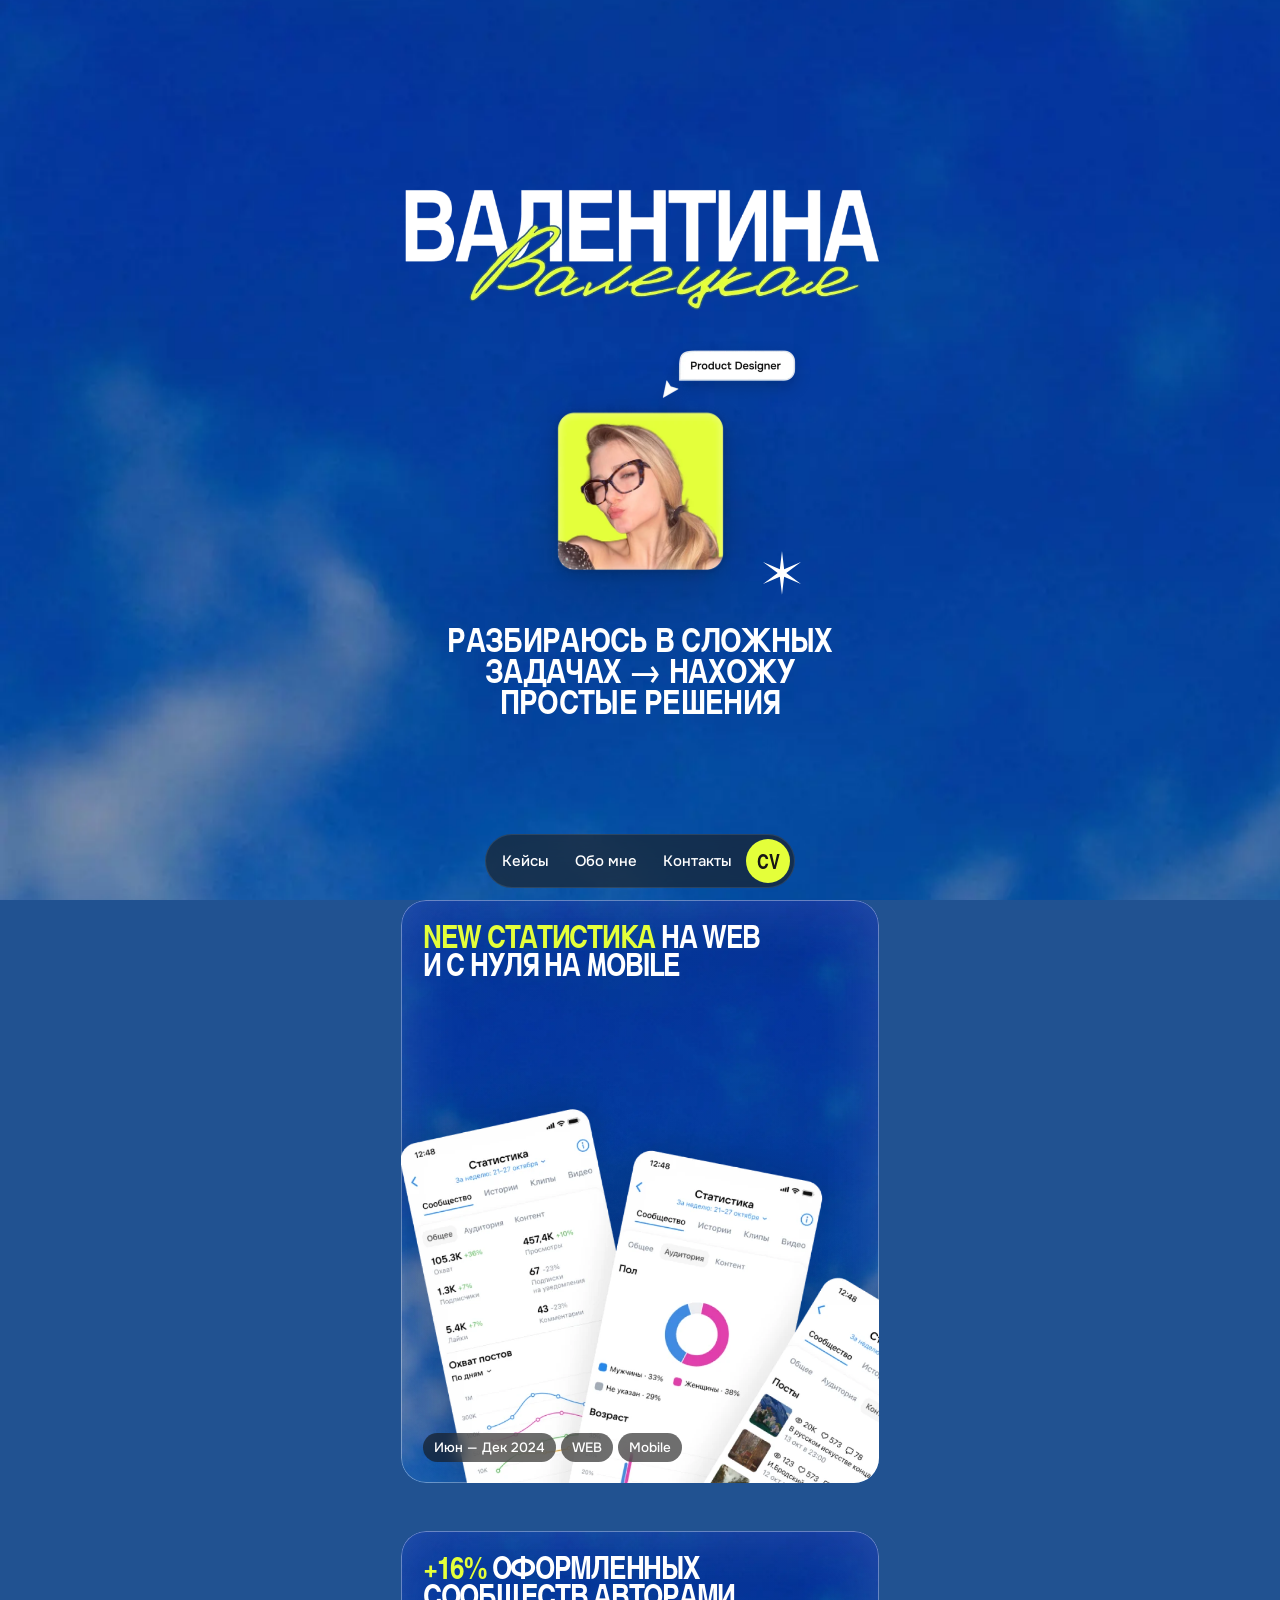
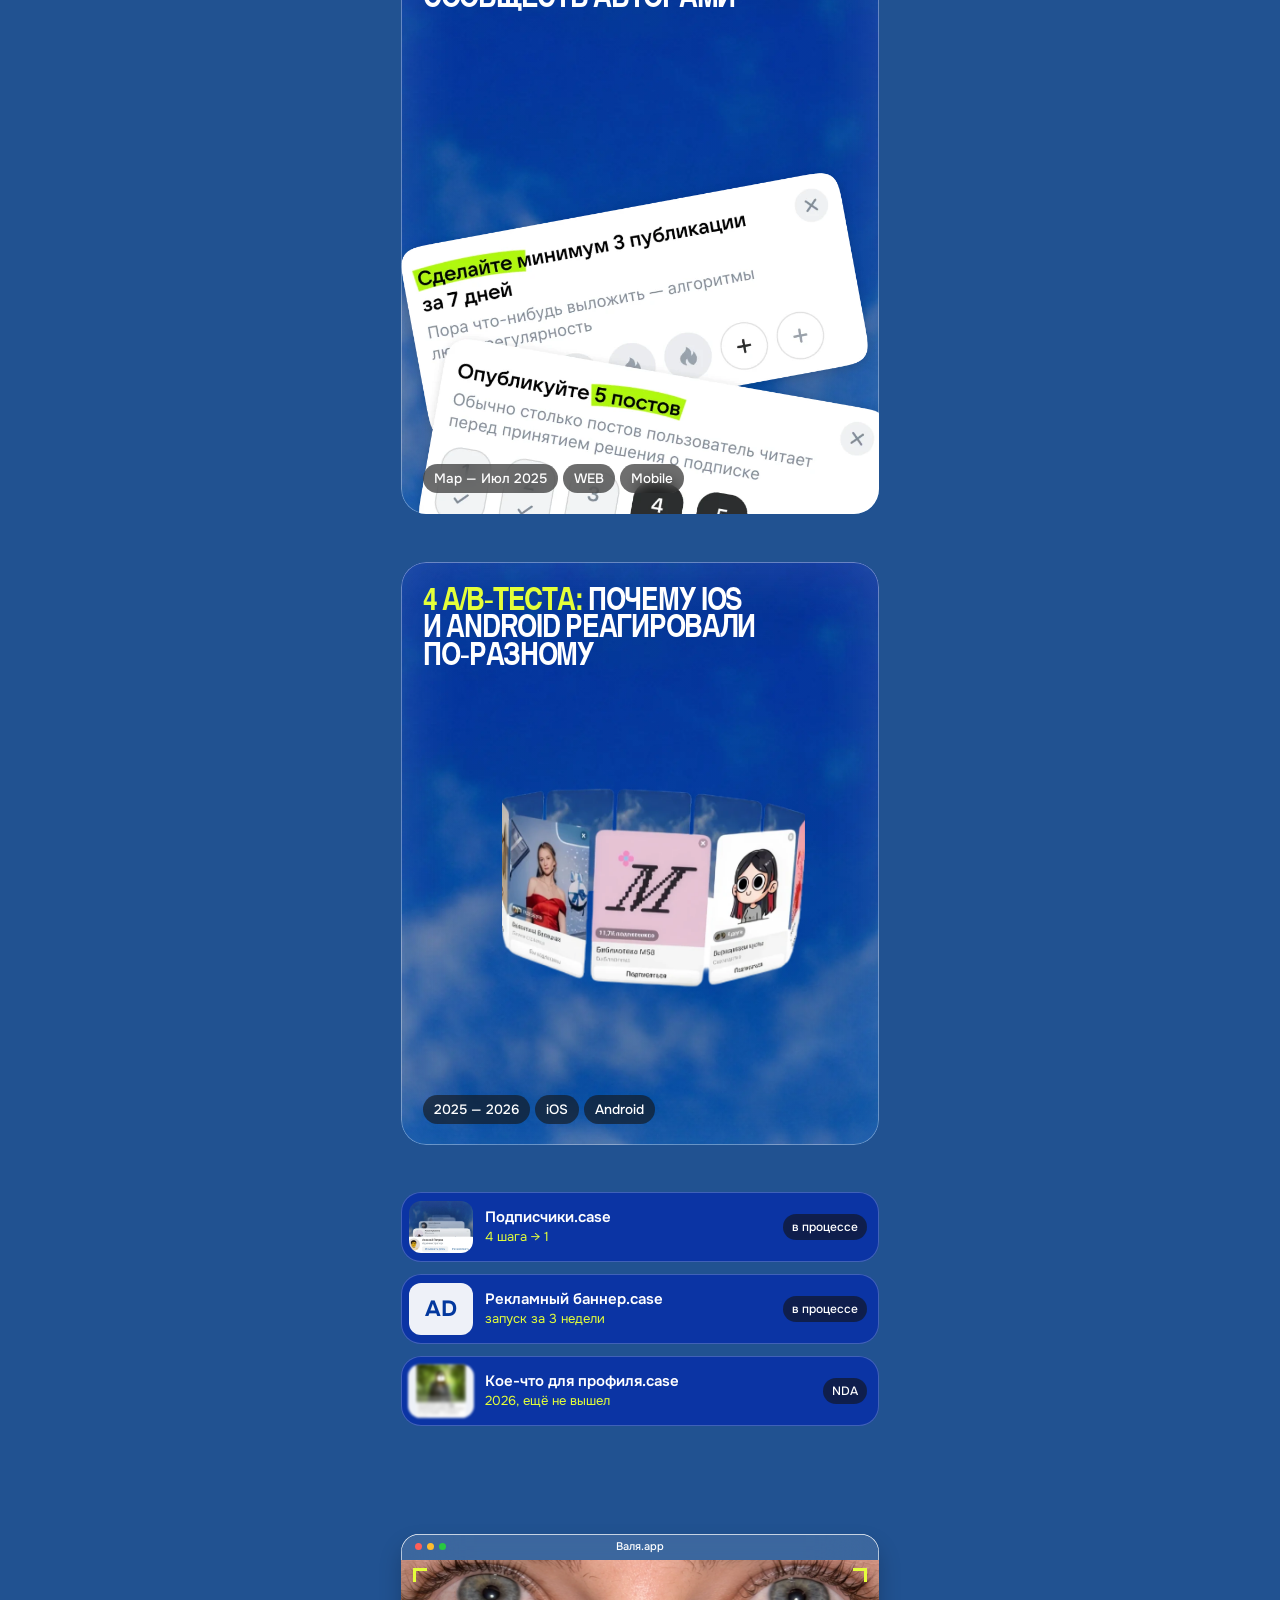
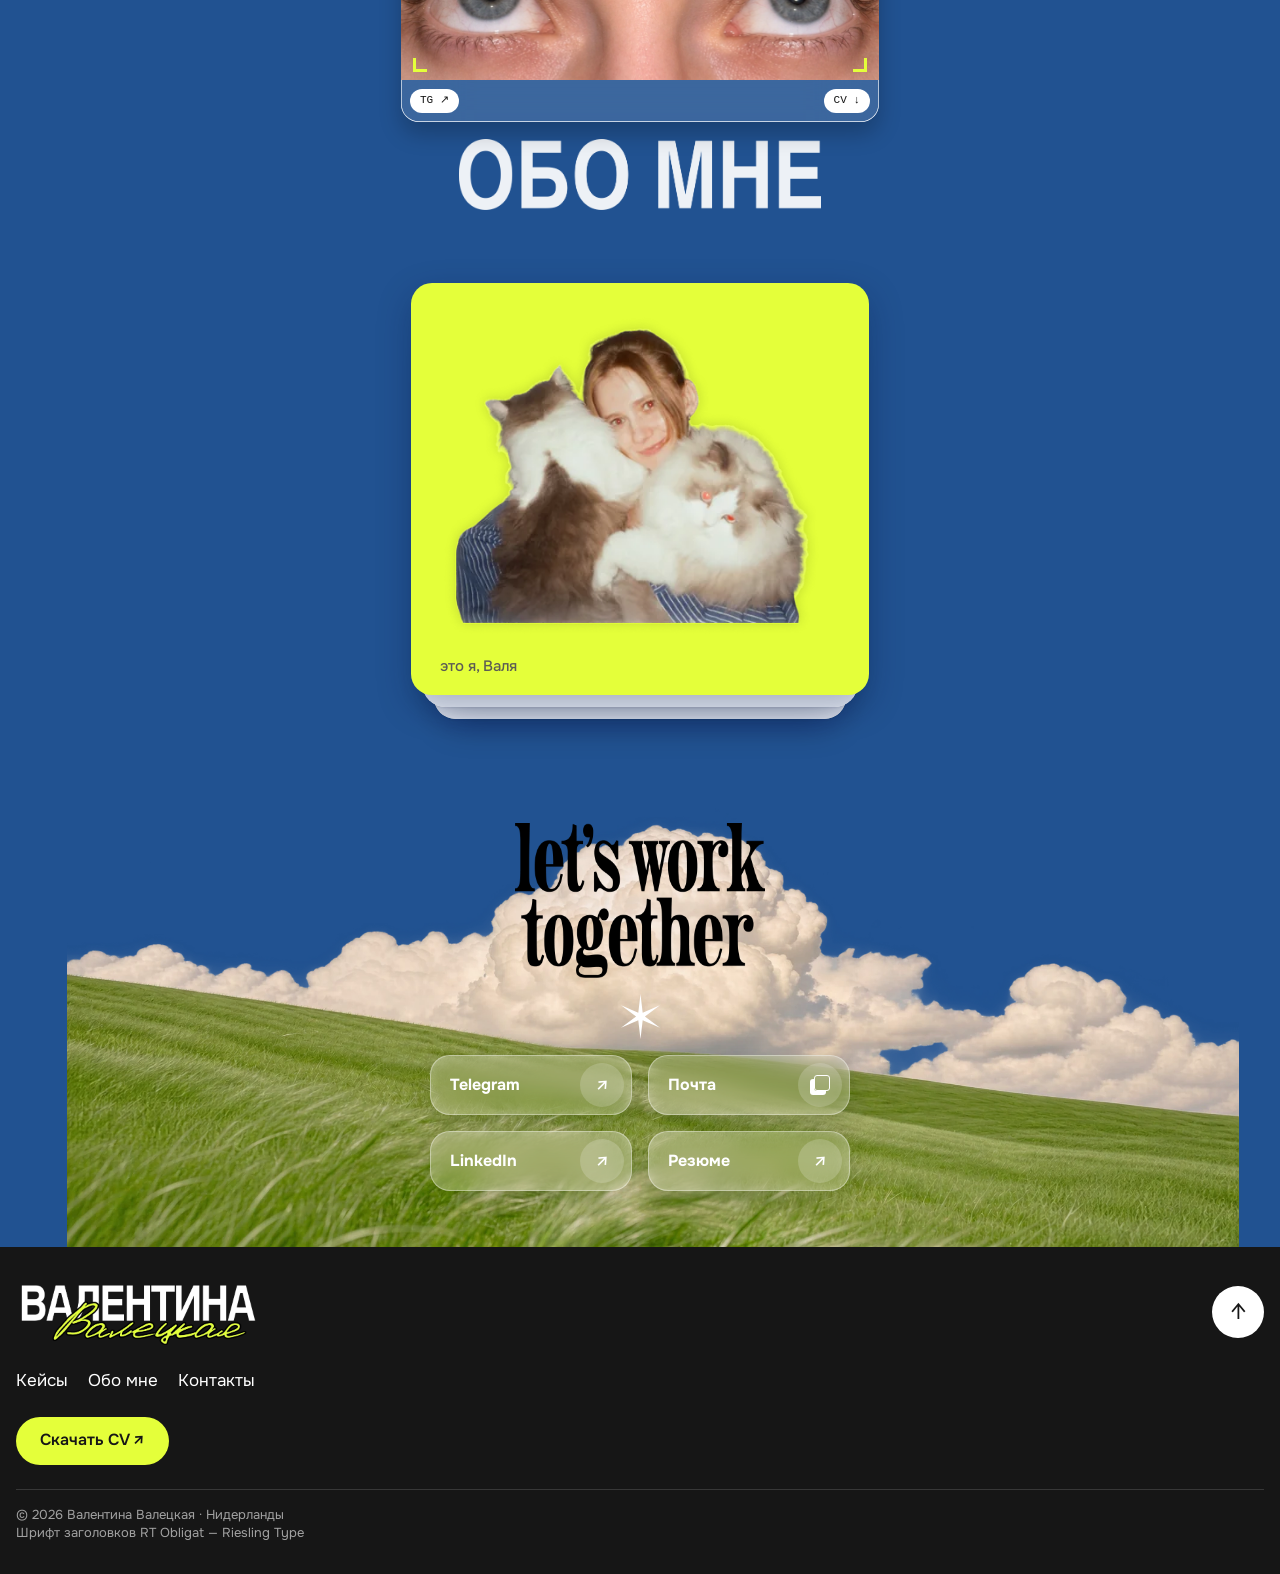
<file: mobile.html>
<!DOCTYPE html>
<html lang="ru">
<head>
<meta charset="utf-8"><link rel="icon" href="data:,">
<meta name="viewport" content="width=device-width, initial-scale=1, viewport-fit=cover">
<title>Валентина Валецкая · Mobile</title>
<link rel="preconnect" href="https://fonts.googleapis.com"><link rel="preconnect" href="https://fonts.gstatic.com" crossorigin>
<link href="https://fonts.googleapis.com/css2?family=Onest:wght@400;500;600;700&display=swap" rel="stylesheet">
<link rel="stylesheet" href="css/tokens.css?v=11230410">
<link rel="stylesheet" href="css/mobile.css?v=11230410">
<link rel="stylesheet" href="css/modal.css?v=11230410">
</head>
<body>
<div class="sky" aria-hidden="true"></div>

<nav class="dock" aria-label="Разделы">
  <a href="#cases">Кейсы</a><a href="#about">Обо мне</a><a href="#contacts">Контакты</a><a class="dock__cv" href="cv.pdf" target="_blank" rel="noopener" aria-label="Резюме, PDF">CV</a>
</nav>

<main>
<!-- 1 · ГЕРОЙ — старая версия приветственного экрана, как на живом сайте -->
<header class="hero" id="top">
  <h1 class="vh">Валентина Валецкая — продуктовый дизайнер</h1>
  <img class="hero__name" src="assets/hero-name.webp" alt="" width="860" height="338">
  <div class="hero__photo">
    <img class="hero__bubble" src="assets/hero-bubble.webp" alt="Product Designer" width="340" height="170">
    <svg class="hero__star" viewBox="0 0 39 45" aria-hidden="true"><path fill="#fff" d="M19.49 0l2.2 18.68 17.28-7.43-15.07 11.25 15.07 11.25-17.28-7.43L19.49 45l-2.21-18.68L0 33.75l15.08-11.25L0 11.25l17.28 7.43z"/></svg>
    <img src="assets/hero-photo.webp" alt="Валентина в очках на лаймовом фоне" width="420" height="403">
  </div>
  <p class="hero__offer">Разбираюсь в&nbsp;сложных задачах → нахожу простые решения</p>
</header>

<!-- 2 · КЕЙСЫ — без заголовка, ничего вбок -->
<section class="cases" id="cases" aria-label="Кейсы">
  <a class="case" href="#case-stat">
    <h2 class="case__h"><em>NEW статистика</em> на&nbsp;web и&nbsp;с&nbsp;нуля на&nbsp;mobile</h2>
    <img class="case__img" src="assets/case1-card.webp" alt="Экраны новой статистики сообществ" loading="lazy">
    <ul class="chips"><li class="chip">Июн — Дек 2024</li><li class="chip">WEB</li><li class="chip">Mobile</li></ul>
  </a>
  <a class="case" href="#case-path">
    <h2 class="case__h"><em>+16%</em> оформленных сообществ авторами</h2>
    <img class="case__img case__img--2" src="assets/case2-card.webp" alt="Карточки онбординга нового автора" loading="lazy">
    <ul class="chips"><li class="chip">Мар — Июл 2025</li><li class="chip">WEB</li><li class="chip">Mobile</li></ul>
  </a>
  <a class="case" href="#case-car">
    <h2 class="case__h"><em>4 A/B&#8209;теста:</em> почему iOS и&nbsp;Android реагировали по&#8209;разному</h2>
    <img class="case__img case__img--3" src="assets/carousel-card.webp" alt="Карусель «Авторы для вас»" loading="lazy">
    <ul class="chips"><li class="chip">2025 — 2026</li><li class="chip">iOS</li><li class="chip">Android</li></ul>
  </a>
  <div class="files">
    <button class="file" type="button" data-locked><img src="assets/subs-card.webp" alt=""><span><b>Подписчики.case</b><small>4 шага → 1</small></span><span class="chip">в процессе</span></button>
    <button class="file" type="button" data-locked><i class="file__ad">AD</i><span><b>Рекламный баннер.case</b><small>запуск за&nbsp;3&nbsp;недели</small></span><span class="chip">в процессе</span></button>
    <button class="file" type="button" data-locked data-nda><img class="file__nda" src="assets/cover-nda.webp" alt=""><span><b>Кое-что для профиля.case</b><small>2026, ещё не&nbsp;вышел</small></span><span class="chip">NDA</span></button>
  </div>
</section>

<!-- 3 · ОБО МНЕ — Figma Frame 91 (117:130762): окно с глазами → «ОБО МНЕ» → стопка (сверху лаймовая карточка «это я, Валя»).
     Глаза живут здесь: окно входит снизу — смотрят вверх, в центре — прямо, уходя — вниз -->
<section class="about" id="about" aria-labelledby="about-h">
  <h2 class="vh" id="about-h">Обо мне</h2>
  <div class="win">
    <div class="win__top"><i></i><i></i><i></i><span>Валя.app</span></div>
    <div class="win__eyes"><img id="eyes" src="assets/eyes/center-relaxed.webp" alt="Глаза Вали смотрят туда, куда вы листаете" width="1172" height="294"><b class="cnr"></b></div>
    <div class="win__bot"><a class="pill" href="https://t.me/emgusei" target="_blank" rel="noopener">TG ↗</a><a class="pill" href="cv.pdf" target="_blank" rel="noopener">CV ↓</a></div>
  </div>
  <img class="about__title" src="assets/about-title.webp" alt="" aria-hidden="true">
  <div class="deck" id="deck" aria-label="Карточки обо мне — смахивайте">
    <article class="dc dc--me"><img src="assets/contacts-photo.webp" alt="Валя с котами" draggable="false"><span class="dc__me">это я, Валя</span></article>
    <article class="dc"><span class="dc__l">ВКонтакте · май 2024 — окт 2026</span><b class="dc__h">2,5 года во&nbsp;ВКонтакте</b><p>Команда опыта автора в&nbsp;сообществах: статистика, создание сообщества, онбординг</p></article>
    <article class="dc dc--paper"><span class="dc__l">что делала</span><ul><li>Вела задачи от&nbsp;гипотезы до&nbsp;A/B&#8209;теста</li><li>Собрала библиотеку компонентов, её&nbsp;переиспользуют другие команды</li><li>Интервью, юзабилити-тесты, ~400&nbsp;респондентов</li></ul></article>
    <article class="dc"><span class="dc__l">сильная сторона</span><b class="dc__h">Системное мышление</b><p>Мои решения потом берут другие команды</p></article>
    <article class="dc dc--paper"><span class="dc__l">курсы</span><p>Визуализация данных · Большая практика · Типографика и&nbsp;вёрстка · Немодерируемые исследования</p></article>
    <article class="dc"><span class="dc__l">образование</span><p>Uprock School · 2024<br>Contented · 2022–2023<br>НИ&nbsp;ТПУ · 2017–2022</p></article>
    <article class="dc dc--paper"><span class="dc__l">после работы</span><p>Леплю из&nbsp;глины, танцую контемп и&nbsp;снимаю на&nbsp;плёнку</p></article>
    <article class="dc dc--end" aria-live="polite"><canvas class="confetti" aria-hidden="true"></canvas><b class="dc__h">Это всё&nbsp;✦</b><p>Ты&nbsp;долистал до&nbsp;конца</p><button class="dc__again" type="button">Смотреть сначала</button></article>
  </div>
</section>

<!-- 4 · КОНТАКТЫ — Figma Frame 91 (117:130771): облако, «let's work together», звезда, 4 стеклянные строки (Mobile/Contact Row) -->
<section class="contacts" id="contacts" aria-labelledby="contacts-h">
  <h2 class="vh" id="contacts-h">Контакты</h2>
  <img class="contacts__lwt" src="assets/lwt.webp" alt="let's work together">
  <svg class="contacts__star" viewBox="0 0 39 45" aria-hidden="true"><path fill="#fff" d="M19.49 0l2.2 18.68 17.28-7.43-15.07 11.25 15.07 11.25-17.28-7.43L19.49 45l-2.21-18.68L0 33.75l15.08-11.25L0 11.25l17.28 7.43z"/></svg>
  <div class="rows">
    <a class="row" href="https://t.me/emgusei" target="_blank" rel="noopener"><b>Telegram</b><i class="row__ic" aria-hidden="true">↗</i></a>
    <button class="row" type="button" data-copy-btn="valentine.valetskaya@gmail.com" aria-label="Почта — скопировать адрес"><b>Почта</b><i class="row__ic row__ic--copy" aria-hidden="true"></i></button>
    <a class="row" href="https://www.linkedin.com/in/vvalentin%D0%B5/" target="_blank" rel="noopener"><b>LinkedIn</b><i class="row__ic" aria-hidden="true">↗</i></a>
    <a class="row" href="cv.pdf" target="_blank" rel="noopener"><b>Резюме</b><i class="row__ic" aria-hidden="true">↗</i></a>
  </div>
</section>
</main>

<footer class="foot">
  <div class="foot__top"><img src="assets/hero-name-v5.webp" alt="Валентина Валецкая" width="1438" height="393"><a class="foot__up" href="#top" aria-label="Наверх">↑</a></div>
  <nav class="foot__nav"><a href="#cases">Кейсы</a><a href="#about">Обо мне</a><a href="#contacts">Контакты</a></nav>
  <a class="foot__cv" href="cv.pdf" target="_blank" rel="noopener">Скачать CV ↗</a>
  <p class="foot__meta">© 2026 Валентина Валецкая · Нидерланды<br>Шрифт заголовков <a href="https://www.rieslingtype.com/" target="_blank" rel="noopener">RT&nbsp;Obligat — Riesling Type</a></p>
</footer>

<div class="case-modal" id="modal" role="dialog" aria-modal="true" aria-labelledby="modal-h" hidden>
  <div class="case-modal__in" tabindex="-1"><button class="case-modal__x" type="button" aria-label="Закрыть кейс">×</button><div class="case-modal__body" id="modal-body"></div></div>
</div>
<div class="toast" role="status"></div>

<script src="js/sky.js?v=11230410"></script>
<script src="js/eyes.js?v=11230410"></script>
<script src="js/cases.js?v=11230410"></script>
<script src="js/mobile.js?v=11230410"></script>
</body>
</html>
</file>
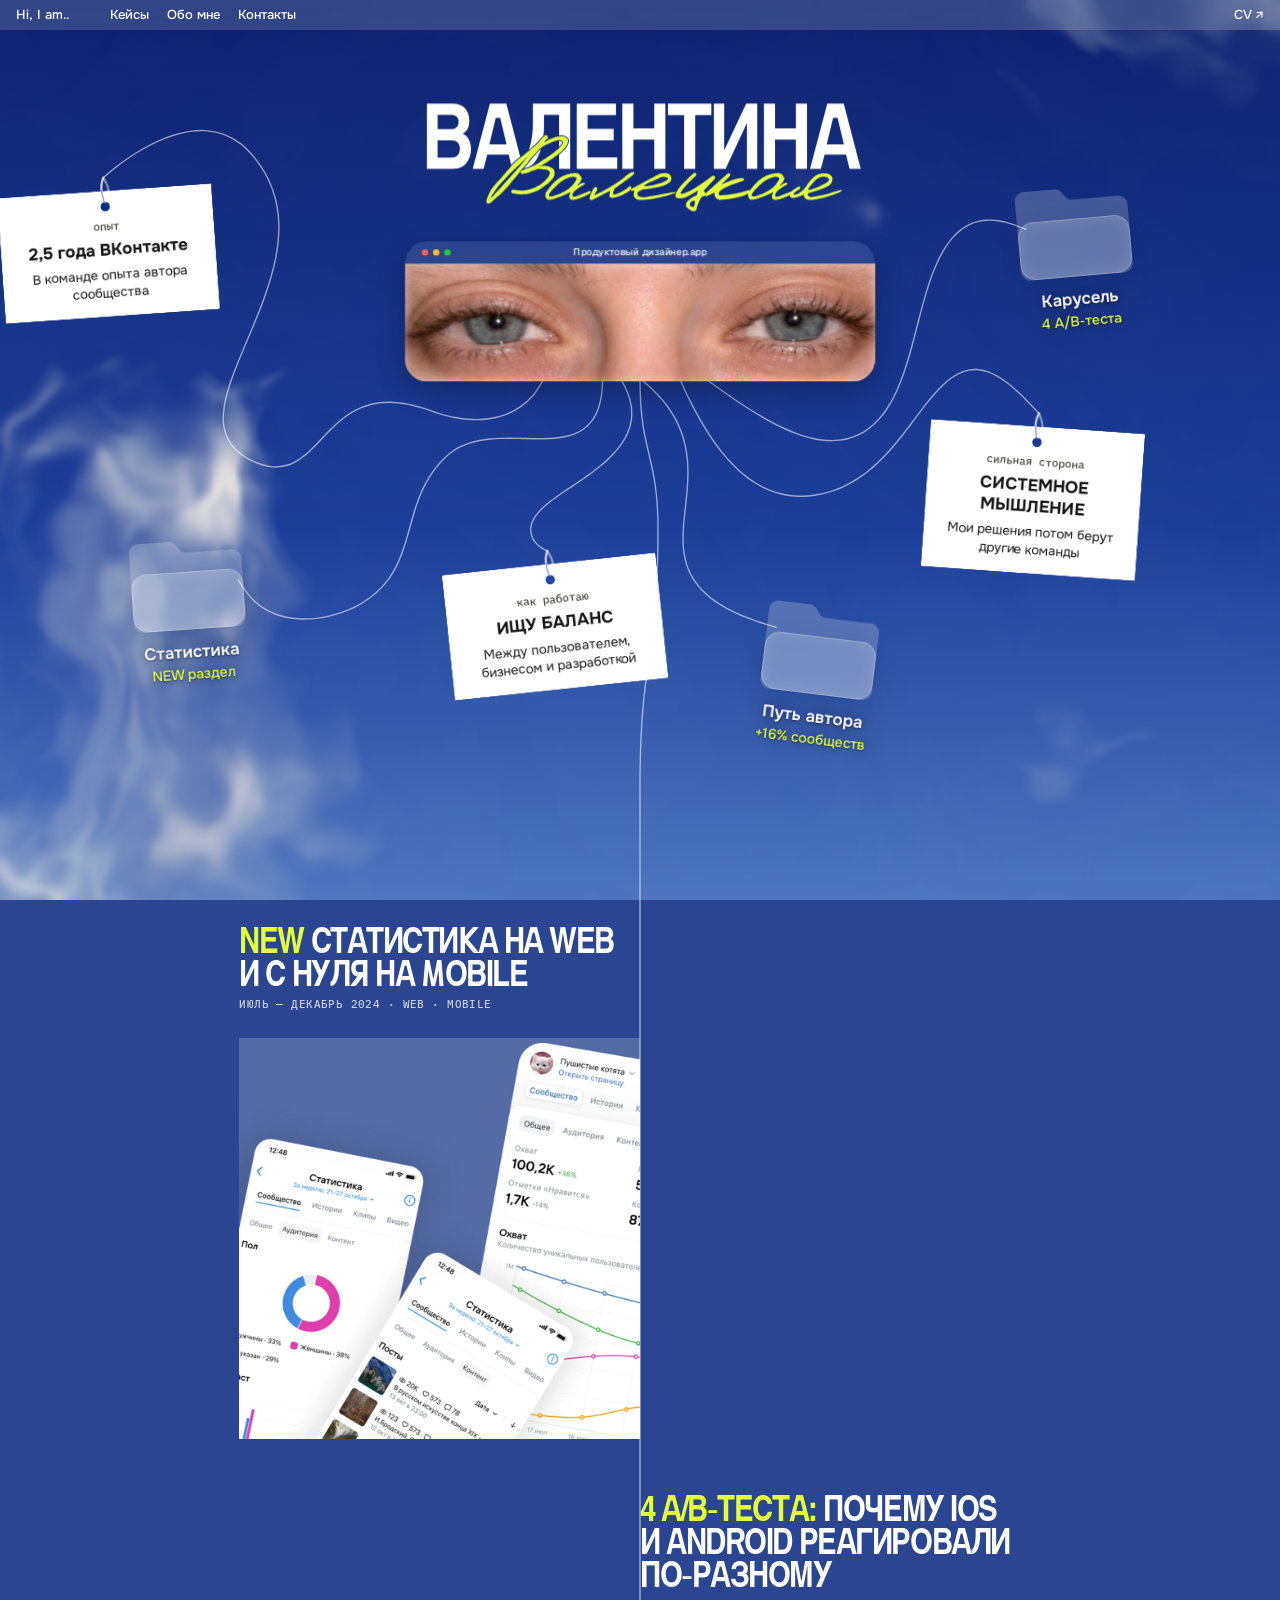
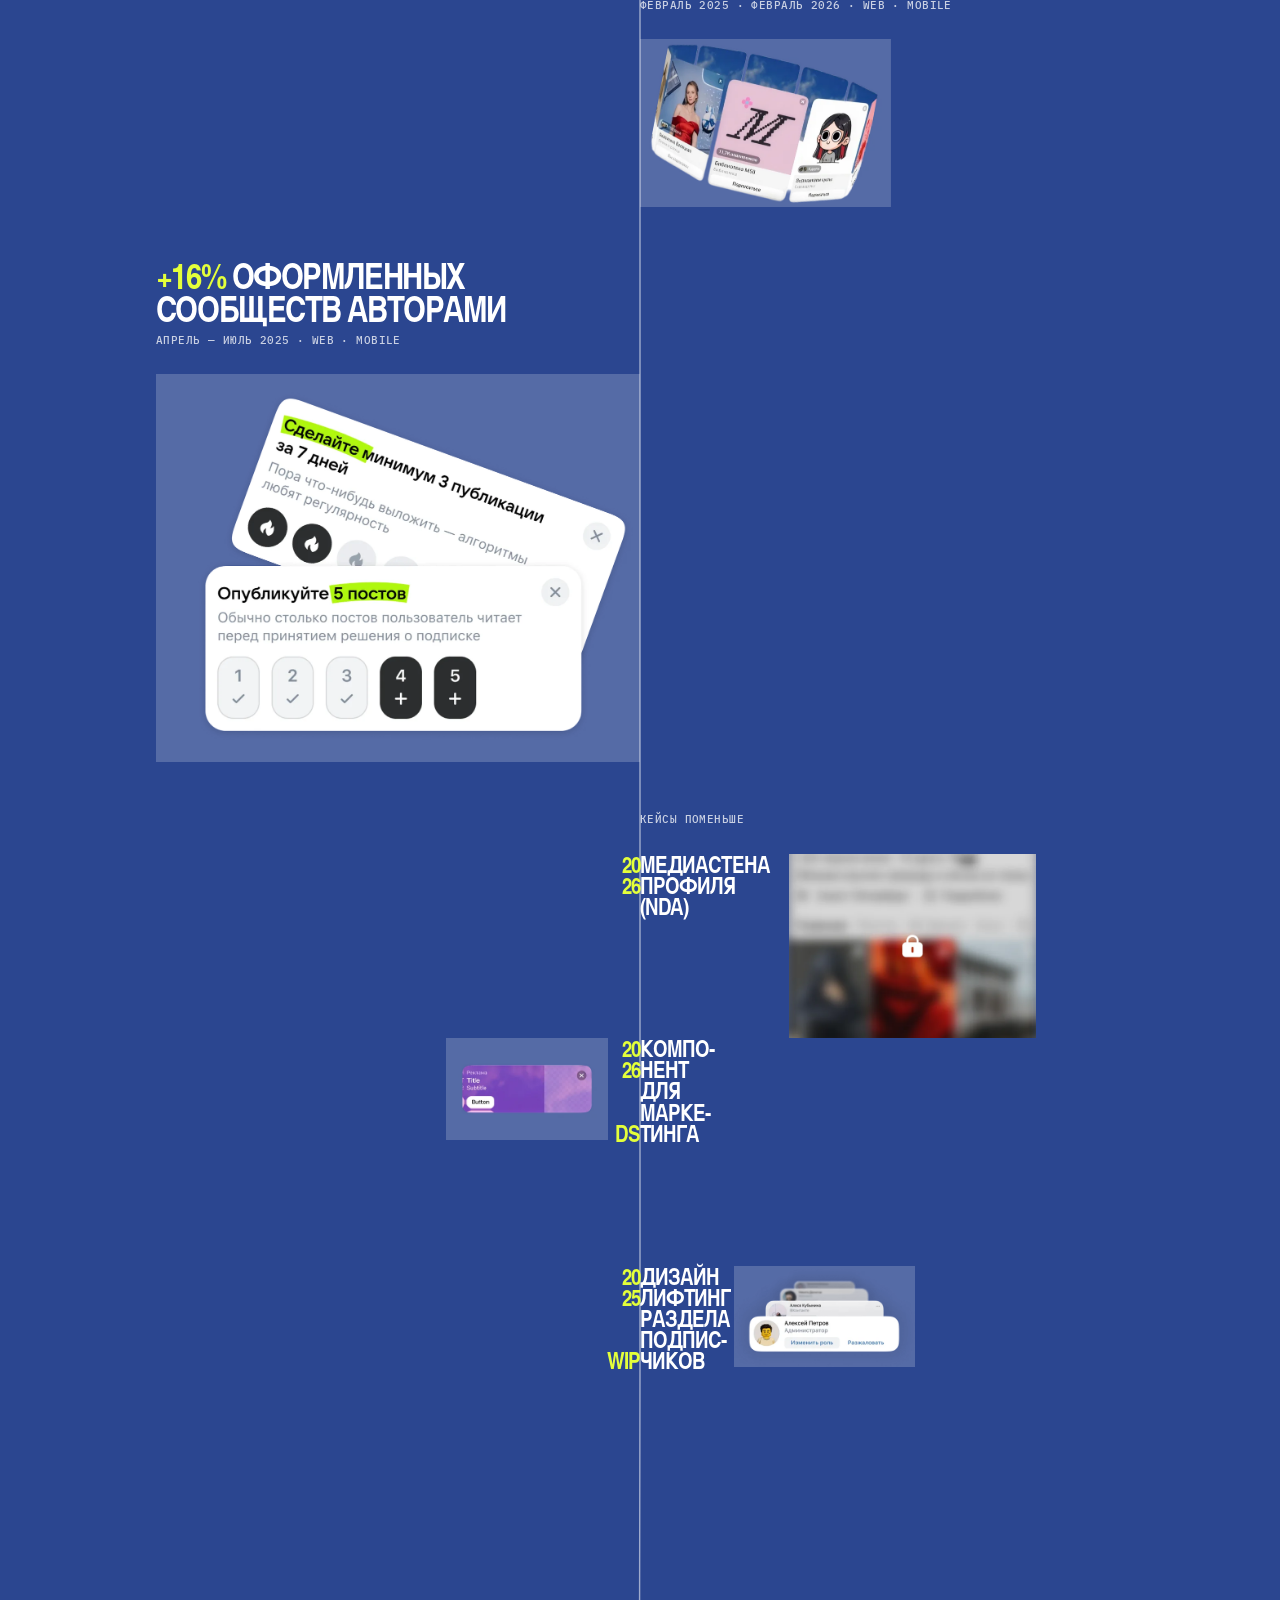
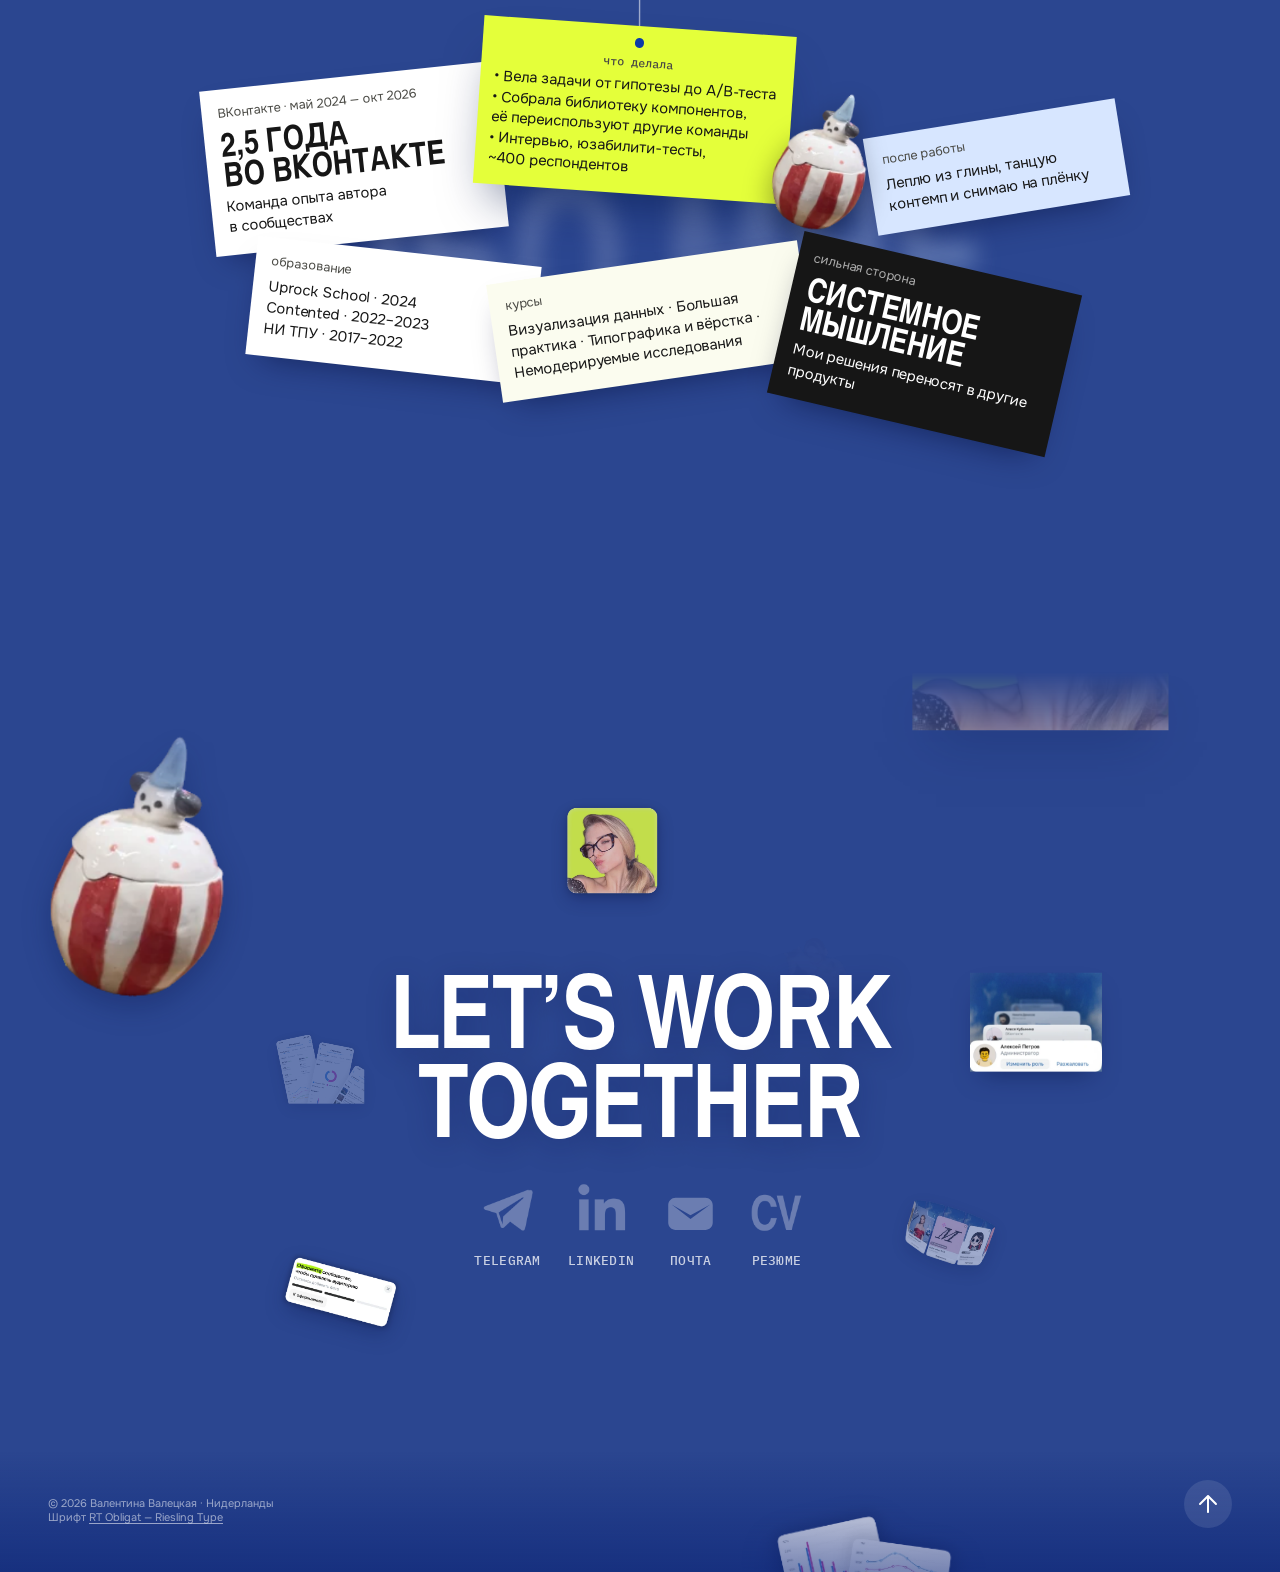
<file: web.html>
<!DOCTYPE html>
<html lang="ru" class="smooth-float">
<head>
<meta charset="utf-8"><link rel="icon" href="data:,">
<meta name="viewport" content="width=device-width, initial-scale=1">
<title>Валентина Валецкая · Web</title>
<link rel="preconnect" href="https://fonts.googleapis.com"><link rel="preconnect" href="https://fonts.gstatic.com" crossorigin>
<link href="https://fonts.googleapis.com/css2?family=Onest:wght@400;500;600;700&family=IBM+Plex+Mono:wght@500&family=Geist:wght@500&display=swap" rel="stylesheet">
<link rel="stylesheet" href="css/tokens.css?v=11230410">
<link rel="stylesheet" href="css/web.css?v=11242345">
<link rel="stylesheet" href="css/modal.css?v=11230410">
<script>/* прод = вариант №2 (её выбор 25.11); панели вариантов нет */ { const d = document.documentElement; d.dataset.style = 'old'; d.dataset.skyTop = '.35'; d.dataset.v = '2'; d.dataset.sm = 'lite'; window.PROD = true; window.PROD_DEFAULTS = { cxh: 'png', rh: 'calm' }; d.classList.add('v2-boot', 'js'); /* 'js' сразу в <head>: узлы первого экрана скрыты с первого кадра (раньше мелькали до загрузки web.js) */ if ('scrollRestoration' in history) history.scrollRestoration = 'manual'; if (!location.hash) addEventListener('load', () => scrollTo(0, 0));
window.PILE_LAYOUT = [[279, 135, -6], [560, 84, 4], [858, 150, 7], [953, 178, -9.2], [570, 324, -8.2], [865, 323, 13.1], [324, 313, 6.3]]; }</script>
<link rel="stylesheet" href="css/v2.css?v=11251300">
</head>
<body class="v7">
<div class="sky" aria-hidden="true"></div>

<!-- 0 · Меню-бар -->
<header class="bar">
  <a class="bar__hi" href="#top">Hi, I&nbsp;am..</a>
  <nav class="bar__nav" aria-label="Разделы"><a href="#cases">Кейсы</a><a href="#about">Обо мне</a><a href="#contacts">Контакты</a></nav>
  <a class="bar__cv" href="cv.pdf" target="_blank" rel="noopener">CV ↗</a>
</header>

<main>
<h1 class="vh">Валентина Валецкая — продуктовый дизайнер</h1>

<!-- 1 · ГЕРОЙ — её фрейм 24:4008, ховер — 24:4088 -->
<section class="hero" id="top">
  <div class="stage" id="stage">
    <svg class="lines" viewBox="0 0 1440 900" aria-hidden="true">
      <path data-to="t1" class="rev" pathLength="1" transform="matrix(.93821 -.34606 .34606 .93821 198.9531 247.1184)" d="M0 27.586C60.511-4.986 134.313-17.589 156.847 40.139 210.553 177.725-48.902 250.232 41.914 332.958 99.928 385.805 138.791 261.893 232.567 341.993 300.649 400.146 346.464 364.072 356.523 354.139"/>
      <path data-to="f1" pathLength="1" transform="matrix(-.87765 .47931 .47931 .87765 714.6855 444.7693)" d="M0 11.087C54.239 106.231 113.553-16.745 183.595 1.974 253.328 20.611 253.95 84.899 331.006 87.253 365.716 88.314 419.702 65.021 421.111 6.055"/>
      <path data-to="t2" pathLength="1" transform="translate(606.8418 464)" d="M97.158 0C38.658 31-54.442 117.6 41.158 216"/>
      <path data-to="f2" pathLength="1" transform="matrix(.93821 -.34606 .34606 .93821 722.5002 458.5001)" d="M0 0C91.457 149.379-91.942 187.164 78.558 307.164"/>
      <path data-to="t3" pathLength="1" transform="translate(770.5 454)" d="M0 0C21 47.167 70.5 132.469 163 126 322 114.881 340-94 455.5 71.5"/>
      <path data-to="f3" pathLength="1" transform="translate(796 285.6593)" d="M0 166.841C324 401.341 241.5-76.659 421.5 10.841"/>
    </svg>

    <img class="name" src="assets/hero-name-v7.webp" alt="Валентина Валецкая" width="1438" height="393">
    <div class="tip"><img src="assets/tooltip.webp" alt="Product Designer" width="800" height="463"></div>

    <div class="win">
      <div class="win__top"><i></i><i></i><i></i><span>Валя.app</span></div>
      <div class="win__eyes"><img id="eyes" src="assets/eyes/center-relaxed.webp" alt="Глаза Вали следят за курсором" width="1172" height="294"><b class="cnr"></b></div>
      <div class="win__bot"><a class="pill" href="https://t.me/emgusei" target="_blank" rel="noopener">TG ↗</a><a class="pill" href="cv.pdf" target="_blank" rel="noopener">CV ↓</a></div>
    </div>

    <!-- Папки: стекло, внутри — кусочки кейса. При наведении папка раскрывается в большую -->
    <a class="node folder" id="f1" href="#case-stat" style="left:187px;top:566px">
      <span class="ic"><svg class="ic__back" viewBox="0 0 120 95.1"><path d="M9.06 0H43.02C47.55 0 49.81 2.26 52.08 5.66L55.47 10.19C56.6 11.32 58.87 12.45 61.13 12.45H110.94C115.47 12.45 120 16.98 120 21.51V86.04C120 90.57 115.47 95.09 110.94 95.09H9.06C4.53 95.09 0 90.57 0 86.04V9.06C0 4.53 4.53 0 9.06 0Z"/></svg>
        <img class="ic__in" src="assets/in-stat.webp" alt="" style="left:-2px;top:-8px;width:128px"><i class="ic__front"></i></span>
      <b class="folder__t">Статистика</b><span class="folder__m">8 статистик → 1</span>
      <span class="big" aria-hidden="true"><svg class="big__shape" viewBox="0 0 328 266.1"><path d="M24.75 0H117.58C129.96 0 136.15 6.34 142.34 15.84L151.62 28.51C154.72 31.68 160.91 34.85 167.09 34.85H303.25C315.62 34.85 328 47.52 328 60.19V240.75C328 253.42 315.62 266.09 303.25 266.09H24.75C12.38 266.09 0 253.42 0 240.75V25.34C0 12.67 12.38 0 24.75 0Z"/></svg>
        <b class="big__h"><em>8 статистик → 1</em> раздел на&nbsp;web и&nbsp;mobile</b><span class="big__pv"><img class="big__img" src="assets/case1-cover.webp" alt="" style="--l:40px;--t:100px;--w:250px"></span><img class="big__img big__img--plain" src="assets/case1-cover.webp" alt=""></span>
    </a>
    <a class="node folder" id="f2" href="#case-path" style="left:855px;top:642px">
      <span class="ic"><svg class="ic__back" viewBox="0 0 120 95.1"><path d="M9.06 0H43.02C47.55 0 49.81 2.26 52.08 5.66L55.47 10.19C56.6 11.32 58.87 12.45 61.13 12.45H110.94C115.47 12.45 120 16.98 120 21.51V86.04C120 90.57 115.47 95.09 110.94 95.09H9.06C4.53 95.09 0 90.57 0 86.04V9.06C0 4.53 4.53 0 9.06 0Z"/></svg>
        <img class="ic__in" src="assets/in-path.webp" alt="" style="left:6px;top:4px;width:116px"><i class="ic__front"></i></span>
      <b class="folder__t">Путь автора</b><span class="folder__m">+16% сообществ</span>
      <span class="big" aria-hidden="true"><svg class="big__shape" viewBox="0 0 328 266.1"><path d="M24.75 0H117.58C129.96 0 136.15 6.34 142.34 15.84L151.62 28.51C154.72 31.68 160.91 34.85 167.09 34.85H303.25C315.62 34.85 328 47.52 328 60.19V240.75C328 253.42 315.62 266.09 303.25 266.09H24.75C12.38 266.09 0 253.42 0 240.75V25.34C0 12.67 12.38 0 24.75 0Z"/></svg>
        <b class="big__h"><em>+16%</em> оформленных сообществ</b><span class="big__pv"><img class="big__img" src="assets/case2-cover.webp" alt="" style="--l:16px;--t:88px;--w:296px"></span><img class="big__img big__img--plain" src="assets/case2-cover.webp" alt=""></span>
    </a>
    <a class="node folder" id="f3" href="#case-car" style="left:1166px;top:229px">
      <span class="ic"><svg class="ic__back" viewBox="0 0 120 95.1"><path d="M9.06 0H43.02C47.55 0 49.81 2.26 52.08 5.66L55.47 10.19C56.6 11.32 58.87 12.45 61.13 12.45H110.94C115.47 12.45 120 16.98 120 21.51V86.04C120 90.57 115.47 95.09 110.94 95.09H9.06C4.53 95.09 0 90.57 0 86.04V9.06C0 4.53 4.53 0 9.06 0Z"/></svg>
        <img class="ic__in" src="assets/in-car.webp" alt="" style="left:4px;top:-12px;width:118px"><i class="ic__front"></i></span>
      <b class="folder__t">Карусель</b><span class="folder__m">4 A/B‑теста</span>
      <span class="big big--left" aria-hidden="true"><svg class="big__shape" viewBox="0 0 328 266.1"><path d="M24.75 0H117.58C129.96 0 136.15 6.34 142.34 15.84L151.62 28.51C154.72 31.68 160.91 34.85 167.09 34.85H303.25C315.62 34.85 328 47.52 328 60.19V240.75C328 253.42 315.62 266.09 303.25 266.09H24.75C12.38 266.09 0 253.42 0 240.75V25.34C0 12.67 12.38 0 24.75 0Z"/></svg>
        <b class="big__h"><em>4 A/B‑теста</em> карусели авторов</b><span class="big__pv"><img class="big__img" src="assets/carousel-cover.webp" alt="" style="--l:75px;--t:76px;--w:199px"></span><img class="big__img big__img--car big__img--plain" src="assets/carousel-cover.webp" alt=""></span>
    </a>

    <!-- Бирки — её тексты, чуть под углом -->
    <div class="node tag" id="t1" tabindex="0" style="left:85px;top:268px;--r:-3.9deg"><div class="tag__c">
      <i class="tag__hole"></i><span class="tag__l">опыт</span><b class="tag__t tag__t--lc">2,5 года ВКонтакте</b><span class="tag__d">В&nbsp;команде опыта автора сообщества</span></div><svg class="tag__loop" aria-hidden="true"><path class="tag__back" d="M115 -14C117.6 -9.5 119.4 -4.6 119.8 0.5"/><path d="M115 -14C112.6 -8.6 111.6 -3.4 112.6 2.4 113.4 7 114.6 9.6 115 12"/><circle class="tag__j" cx="115" cy="-14" r=".5"/></svg></div>
    <div class="node tag" id="t2" tabindex="0" style="left:526px;top:674px;--r:-6.5deg"><div class="tag__c">
      <i class="tag__hole"></i><span class="tag__l">как работаю</span><b class="tag__t">Ищу баланс</b><span class="tag__d">Между пользователем, бизнесом и&nbsp;разработкой</span></div><svg class="tag__loop" aria-hidden="true"><path class="tag__back" d="M115 -14C117.6 -9.5 119.4 -4.6 119.8 0.5"/><path d="M115 -14C112.6 -8.6 111.6 -3.4 112.6 2.4 113.4 7 114.6 9.6 115 12"/><circle class="tag__j" cx="115" cy="-14" r=".5"/></svg></div>
    <div class="node tag" id="t3" tabindex="0" style="left:1118px;top:502px;--r:4deg"><div class="tag__c">
      <i class="tag__hole"></i><span class="tag__l">сильная сторона</span><b class="tag__t">Системное<br>мышление</b><span class="tag__d">Мои решения потом берут другие команды</span></div><svg class="tag__loop" aria-hidden="true"><path class="tag__back" d="M115 -14C117.6 -9.5 119.4 -4.6 119.8 0.5"/><path d="M115 -14C112.6 -8.6 111.6 -3.4 112.6 2.4 113.4 7 114.6 9.6 115 12"/><circle class="tag__j" cx="115" cy="-14" r=".5"/></svg></div>
  </div>
</section>

<!-- 2 · КЕЙСЫ — без заголовка, облака светлеют -->
<section class="cases" id="cases" aria-label="Кейсы">
  <div class="cases__grid">
    <a class="case" href="#case-stat">
      <h2 class="case__h"><em>NEW статистика</em> на&nbsp;web и&nbsp;с&nbsp;нуля на&nbsp;mobile</h2>
      <img class="case__img" src="assets/case1-card.webp" alt="Экраны новой статистики сообществ" loading="lazy">
      <ul class="chips"><li class="chip">Mobile</li></ul>
          </a>
    <a class="case" href="#case-path">
      <h2 class="case__h"><em>+16%</em> оформленных сообществ авторами</h2>
      <img class="case__img case__img--2" src="assets/case2-card.webp" alt="Карточки онбординга нового автора" loading="lazy">
      <ul class="chips"><li class="chip">Mobile</li></ul>
          </a>
    <a class="case case--car" href="#case-car">
      <h2 class="case__h"><em>4 A/B‑теста:</em> почему iOS и&nbsp;Android реагировали по‑разному</h2>
      <div class="case__spin"><img class="case__img case__img--3" src="assets/carousel-card.webp" alt="Карусель «Авторы для вас»" loading="lazy"><video class="case__video" muted loop playsinline preload="none" data-src="assets/carousel-spin.mp4"></video></div>
      <ul class="chips"><li class="chip">iOS</li><li class="chip">Android</li></ul>
          </a>
  </div>

  <!-- Другие работы — без заголовка, файлами -->
  <div class="files">
    <button class="file" type="button" data-locked><span class="file__pv"><img src="assets/subs-card.webp" alt=""><span class="chip">В процессе</span></span>
      <b class="file__t">Подписчики.case</b><span class="file__m">4 шага → 1</span><span class="plate"><b>Кейс в процессе</b>Дописываю. Расскажу на&nbsp;созвоне</span></button>
    <button class="file" type="button" data-locked><span class="file__pv file__pv--ad"><b>AD</b><span class="chip">В процессе</span></span>
      <b class="file__t">Рекламный баннер.case</b><span class="file__m">запуск за&nbsp;3&nbsp;недели</span><span class="plate"><b>Кейс в процессе</b>Дописываю. Расскажу на&nbsp;созвоне</span></button>
    <button class="file" type="button" data-locked><span class="file__pv"><img src="assets/cover-nda.webp" alt="" class="file__nda"><span class="chip">NDA</span></span>
      <b class="file__t">Кое-что для профиля.case</b><span class="file__m">2026, ещё не&nbsp;вышел</span><span class="plate"><b>Под NDA</b>Покажу на&nbsp;созвоне без&nbsp;записи</span></button>
  </div>
</section>

<!-- 3 · ОБО МНЕ — растащи. Заголовок — её вектор Obligat -->
<section class="about" id="about" aria-labelledby="about-h">
  <h2 class="vh" id="about-h">Обо мне</h2>
  <div class="pile" id="pile">
    <img class="pile__title" src="assets/about-title.webp" alt="" aria-hidden="true"><b class="pile__word" aria-hidden="true">Обо мне</b>
    <article class="card card--white" style="left:120px;top:140px;width:300px"><span class="card__l">ВКонтакте · май 2024 — окт 2026</span><b class="card__h">2,5 года во&nbsp;ВКонтакте</b><p>Команда опыта автора в&nbsp;сообществах</p></article>
    <article class="card card--lime" style="left:470px;top:110px;width:320px"><span class="card__l">что делала</span><ul><li>Вела задачи от&nbsp;гипотезы до&nbsp;A/B‑теста</li><li>Собрала библиотеку компонентов, её&nbsp;переиспользуют другие команды</li><li>Интервью, юзабилити-тесты, ~400&nbsp;респондентов</li></ul></article>
    <img class="toy" src="assets/web-obj-flower.webp" alt="Керамическая баночка-клоун, сделала сама" draggable="false" style="left:880px;top:120px;width:94px;--r:-7deg">
    <article class="card card--sky" style="left:1110px;top:150px;width:260px"><span class="card__l">после работы</span><p>Леплю из&nbsp;глины, танцую контемп и&nbsp;снимаю на&nbsp;плёнку</p></article>
    <article class="card card--paper" style="left:560px;top:470px;width:320px"><span class="card__l">курсы</span><p>Визуализация данных · Большая практика · Типографика и&nbsp;вёрстка · Немодерируемые исследования</p></article>
    <article class="card card--ink" style="left:1000px;top:420px;width:290px"><span class="card__l">сильная сторона</span><b class="card__h">Системное мышление</b><p>Мои решения переносят в другие продукты</p></article>
    <article class="card card--white" style="left:150px;top:560px;width:290px"><span class="card__l">образование</span><p>Uprock School · 2024<br>Contented · 2022–2023<br>НИ&nbsp;ТПУ · 2017–2022</p></article>
  </div>
  <button class="pile__tidy" type="button" hidden>Навести порядок</button>
</section>

<!-- 4 · КОНТАКТЫ — её лист, ровные язычки ↗, облако с травой снизу -->
<section class="cx" id="contacts" aria-labelledby="contacts-h">
  <!-- 4 · Контакты «Полёт» (её выбор 23.11 из contacts-lab.html): экран статичный, летят только картинки.
       Когда контакты встали на весь экран (это конец страницы), скролл вниз страницу не двигает — летим вперёд; вверх — как обычно -->
  <div class="cx__fx" aria-hidden="true"></div>
  <div class="cx__core">
    <h2 class="cx__h" id="contacts-h">Let’s work<br>together</h2>
    <div class="cx__btns">
      <a class="cx__btn" href="https://t.me/emgusei" target="_blank" rel="noopener">Telegram <i aria-hidden="true">↗</i></a>
      <button class="cx__btn" type="button" data-copy-btn="valentine.valetskaya@gmail.com" aria-label="Скопировать почту valentine.valetskaya@gmail.com">Почта <i aria-hidden="true"><svg viewBox="0 0 16 16"><rect x="5" y="5" width="9" height="9" rx="2"/><path d="M11 5V3.5A1.5 1.5 0 0 0 9.5 2h-6A1.5 1.5 0 0 0 2 3.5v6A1.5 1.5 0 0 0 3.5 11H5"/></svg></i></button>
      <a class="cx__btn" href="https://www.linkedin.com/in/vvalentin%D0%B5/" target="_blank" rel="noopener">LinkedIn <i aria-hidden="true">↗</i></a>
      <a class="cx__btn" href="cv.pdf" target="_blank" rel="noopener">Резюме <i aria-hidden="true">↗</i></a>
    </div>
  </div>
</section>
</main>

<!-- 5 · ФУТЕР — вместе с контактами один экран (Figma 172:2945) -->
<footer class="foot">
  <!-- футер по Figma 243:8877 «Web / Footer» (24.11, 21:35): слева строка © в две строки, справа «наверх» -->
  <p class="foot__meta">© 2026 Валентина Валецкая · Нидерланды<br>Шрифт <a href="https://www.rieslingtype.com/" target="_blank" rel="noopener">RT&nbsp;Obligat — Riesling Type</a></p>
  <a class="foot__up" href="#top" aria-label="Наверх">↑</a>
</footer>

<!-- Кейс — на весь экран, со своим адресом (#case-…), «назад» закрывает -->
<div class="case-modal" id="modal" role="dialog" aria-modal="true" aria-labelledby="modal-h" hidden>
  <div class="case-modal__in" tabindex="-1">
    <button class="case-modal__x" type="button" aria-label="Закрыть кейс">×</button>
    <div class="case-modal__body" id="modal-body"></div>
  </div>
</div>
<div class="toast" role="status"></div>

<script src="js/sky.js?v=11251100"></script>
<script src="js/eyes.js?v=11230410"></script>
<script src="js/cases.js?v=11230410"></script>
<script src="js/web.js?v=11251305"></script>
<script src="js/v2.js?v=11251300"></script>
</body>
</html>
</file>
<file: css/tokens.css>
/* Токены сайта — те же имена, что переменные Figma (коллекция «Портфолио», code syntax var(--…)).
   Шкала отступов 4-кратная. Сетки: web 12 колонок / 1280 / поля 80 / гаттер 24; mobile 4 колонки / поля 16 / гаттер 12. */
@font-face{font-family:"RT Obligat";src:url("../fonts/RT_Obligat_FREE.otf") format("opentype");font-display:swap}
:root{
  /* цвет */
  --lime:#e4ff3a; --ink:#161616; --muted:#4a4a45; --white:#fff; --paper:#fbfcef; --sky-card:#d7e6ff;
  --case:#062caa; --blue:#03389e; --glass:rgba(255,255,255,.12); --glass-stroke:rgba(255,255,255,.95); --chip:rgba(22,22,22,.62);
  --surface-dark:rgba(6,44,170,.78); /* тёмное стекло: на нём лайм читается (контраст ≈ 11:1) */
  /* отступы */
  --s-4:4px; --s-8:8px; --s-12:12px; --s-16:16px; --s-20:20px; --s-24:24px; --s-32:32px; --s-40:40px; --s-48:48px; --s-64:64px; --s-80:80px; --s-96:96px; --s-120:120px;
  /* радиусы */
  --r-chip:16px; --r-about:18px; --r-card:28px; --r-tag:28px; --r-row:20px;
  /* шрифты */
  --display:"RT Obligat","Arial Narrow",sans-serif; --text:"Onest",system-ui,sans-serif; --mono:"IBM Plex Mono",ui-monospace,monospace;
  /* сетки */
  --grid-max:1280px; --grid-margin:80px; --grid-gutter:24px; --m-margin:16px; --m-gutter:12px;
  --ease:cubic-bezier(.2,.8,.2,1); --spring:cubic-bezier(.34,1.56,.64,1);
}
</file>
<file: css/mobile.css>
/* Портфолио v7 · Mobile. Сетка: 4 колонки, поля 16, гаттер 12. Отступы и цвета — из tokens.css.
   Правило контраста: лаймовый текст — только на тёмных поверхностях (ink, case, surface-dark). */
*{box-sizing:border-box;margin:0;padding:0;min-width:0;-webkit-tap-highlight-color:transparent}
html{scroll-behavior:smooth}
body{background:#215291;color:var(--white);font:16px/1.4 var(--text);-webkit-font-smoothing:antialiased;overflow-x:clip}
a{color:inherit;text-decoration:none}
button{font:inherit;color:inherit;background:none;border:0;cursor:pointer}
img{display:block;max-width:100%;height:auto}
ul{list-style:none}
.vh{position:absolute;width:1px;height:1px;overflow:hidden;clip:rect(0 0 0 0)}
.lime{color:var(--lime)}
:focus-visible{outline:3px solid var(--lime);outline-offset:3px;border-radius:10px}
:root{--mist:0}

.sky{position:fixed;inset:0;z-index:-1;overflow:hidden;background:#215291 url(../assets/sky.webp) 50% 30%/cover}

.dock{position:fixed;left:50%;bottom:max(var(--s-12),env(safe-area-inset-bottom));z-index:60;transform:translateX(-50%);display:flex;gap:2px;padding:5px;border-radius:999px;
  background:rgba(30,30,30,.62);backdrop-filter:blur(18px);-webkit-backdrop-filter:blur(18px);box-shadow:inset 0 0 0 1px rgba(255,255,255,.1);transition:transform .35s var(--ease),opacity .35s}
.dock a{height:44px;display:flex;align-items:center;padding:0 var(--s-12);border-radius:999px;font-weight:500;font-size:15px;white-space:nowrap}
.dock__cv{width:44px;padding:0!important;justify-content:center;background:var(--lime);color:var(--ink);font:400 20px/1 var(--display)!important}
.dock.hide{opacity:0;transform:translate(-50%,140%);pointer-events:none}

/* 1 · Герой: без лишней высоты — снизу уже выглядывает первый кейс */
/* Герой — на весь первый экран, док стоит в его нижней части (как в Frame 91) и не перекрывает первый кейс */
.hero{display:flex;flex-direction:column;align-items:center;justify-content:center;text-align:center;min-height:100svh;padding:max(var(--s-48),env(safe-area-inset-top)) var(--m-margin) calc(54px + var(--s-48) + env(safe-area-inset-bottom))}
.hero__name{width:100%;max-width:520px}
.hero__photo{position:relative;margin-top:var(--s-64);width:min(201px,52vw)}
.hero__photo>img:last-child{width:100%;filter:drop-shadow(0 12px 30px rgba(0,0,0,.18))}
.hero__bubble{position:absolute;top:-60px;left:52%;width:min(170px,44vw);z-index:2}
.hero__star{position:absolute;width:38px;right:-60px;bottom:-4px}
.hero__offer{margin-top:var(--s-32);font:400 clamp(26px,6.51vw,34px)/.92 var(--display);letter-spacing:-.02em;text-transform:uppercase;width:83.3%;max-width:420px;text-wrap:balance}

/* 2 · Кейсы */
.cases{padding:0 21px var(--s-48);display:grid;gap:var(--s-48);max-width:520px;margin:0 auto}
.case{position:relative;display:block;aspect-ratio:387/472;border-radius:25px;overflow:hidden;padding:22px 22px 0;
  /* Mobile/Case Card 65:426: синий 20% поверх фото неба, стекло, внутреннее свечение, волосяная линия.
     ⚠ фото неба — замена: точный файл из Figma (451×560) не выгружается в мою среду, взят sky.webp */
  background:linear-gradient(rgba(3,56,158,.2),rgba(3,56,158,.2)),url(../assets/sky.webp) 50% 30%/cover;
  box-shadow:inset 0 0 64.8px rgba(255,255,255,.15),inset 0 0 0 1px rgba(255,255,255,.35);transition:transform .2s var(--ease)}
.case__h{position:relative;z-index:2;font:400 clamp(24px,6.7vw,32px)/.86 var(--display);letter-spacing:-.04em;text-transform:uppercase;max-width:344px}
.case__h em{font-style:normal;color:var(--lime)}
.case__img{position:absolute;left:0;bottom:0;width:100%;z-index:1}
.case__img--2{left:0;width:100%;bottom:0} /* обложки из UI-kit Mobile/Case Card 65:426 */
.case__img--3{left:21.2%;width:63.3%;bottom:26.8%}
.chips{position:absolute;left:22px;bottom:21px;z-index:3;display:flex;gap:5px;flex-wrap:wrap}
.chip{display:inline-flex;align-items:center;height:29px;padding:0 11px;border-radius:14.4px;background:var(--chip);color:var(--white);font:500 13.5px/1 var(--text);backdrop-filter:blur(8px);-webkit-backdrop-filter:blur(8px);white-space:nowrap}
.case:active{transform:scale(.98)}
/* Другие работы: строки на тёмном стекле — лайм читается */
.files{display:grid;gap:var(--s-12);margin-top:-1px}
.file{position:relative;display:grid;grid-template-columns:64px 1fr auto;align-items:center;min-height:70px;gap:var(--s-12);padding:var(--s-8) var(--s-12) var(--s-8) var(--s-8);border-radius:var(--r-row);text-align:left;
  background:var(--surface-dark);backdrop-filter:blur(14px);-webkit-backdrop-filter:blur(14px);box-shadow:inset 0 0 0 1px rgba(255,255,255,.22)}
.file img,.file__ad{width:64px;height:52px;border-radius:12px;object-fit:cover;background:#eef1f8}
.file__ad{display:grid;place-items:center;color:var(--blue);font:700 22px/1 var(--text);font-style:normal}
.file__nda{filter:blur(1.2px);transform:scale(1.03)}
.file b{display:block;font-weight:600;font-size:15px}
.file small{display:block;font-size:13px;color:var(--lime)}
.file .chip{height:26px;font-size:12px;padding:0 9px}
.file.plate-on small{color:var(--white)}
.shake{animation:shake .5s}
@keyframes shake{20%{transform:translateX(-8px)}40%{transform:translateX(7px)}60%{transform:translateX(-5px)}80%{transform:translateX(3px)}}

/* 3 · Обо мне: заголовок → окно с глазами → стопка */
/* Figma Frame 91: окно (поля 21) → «ОБО МНЕ» 326 px → стопка 368 px (поля 31) */
.about{padding:60px 21px var(--s-64);max-width:520px;margin:0 auto}
.about__title{width:75.8%;margin:17px auto 0}
.win{width:100%;border-radius:18px;overflow:hidden;background:var(--glass);backdrop-filter:blur(33px);-webkit-backdrop-filter:blur(33px);box-shadow:inset 0 0 0 .66px var(--glass-stroke),0 12px 22.7px rgba(0,0,0,.22)}
.win__top{height:26px;display:flex;align-items:center;gap:5px;padding:0 14px;position:relative}
.win__top i{width:7px;height:7px;border-radius:50%;background:#ff5f57}.win__top i:nth-child(2){background:#febc2e}.win__top i:nth-child(3){background:#28c840}
.win__top span{position:absolute;left:0;right:0;text-align:center;font-size:11px;font-weight:500}
.win__eyes{position:relative;aspect-ratio:387/97;overflow:hidden}
/* Нижняя панель окна, как в Shared/Window в масштабе мобилки (0,66) */
.win__bot{height:42px;display:flex;align-items:center;justify-content:space-between;padding:0 9px}
.pill{height:24px;display:inline-flex;align-items:center;padding:0 10px;border-radius:12px;background:var(--white);color:var(--ink);font:500 11px/1 var(--mono)}
.win__eyes img{width:100%;height:100%;object-fit:cover;transform:scale(1.22);transform-origin:50% 60%}
.cnr{position:absolute;inset:8px 12px;pointer-events:none;--c:var(--lime);
  background:linear-gradient(var(--c),var(--c)) 0 0/14px 3px,linear-gradient(var(--c),var(--c)) 0 0/3px 14px,linear-gradient(var(--c),var(--c)) 100% 0/14px 3px,linear-gradient(var(--c),var(--c)) 100% 0/3px 14px,
   linear-gradient(var(--c),var(--c)) 0 100%/14px 3px,linear-gradient(var(--c),var(--c)) 0 100%/3px 14px,linear-gradient(var(--c),var(--c)) 100% 100%/14px 3px,linear-gradient(var(--c),var(--c)) 100% 100%/3px 14px;background-repeat:no-repeat}

/* Стопка в духе Apple: одна поверхность, большой радиус, ровные поля, задние карточки — тихие слои сверху */
.deck{position:relative;isolation:isolate;aspect-ratio:368/331;margin:73px 10px 0}
.dc{position:absolute;inset:0;border-radius:24px;padding:var(--s-24);background:rgba(255,255,255,.96);color:var(--ink);display:flex;flex-direction:column;gap:var(--s-12);
  touch-action:pan-y;user-select:none;overflow:hidden;
  transform:translate(var(--x,0),calc(var(--i,0) * 12px)) rotate(var(--rot,0deg)) scale(calc(1 - var(--i,0) * .05));transform-origin:50% 100%;
  box-shadow:0 1px 2px rgba(0,20,60,.08),0 18px 40px -18px rgba(0,20,60,.45);transition:transform .5s var(--ease),opacity .4s,translate .55s var(--ease)}
.dc.deep{opacity:0}
.dc.rise{opacity:0;translate:0 36px;transition:none}
.deck.restarting .dc--end{opacity:0}
.dc::after{content:"";position:absolute;inset:0;border-radius:inherit;background:#e9eef8;opacity:calc(min(var(--i,0),1) * .92);pointer-events:none;transition:opacity .4s}
.dc.drag{transition:none}
.dc.out{opacity:0;pointer-events:none}
.dc.gone{display:none}
.dc__l{font:500 13px/1.3 var(--text);color:var(--muted)}
.dc__h{font:400 36px/.94 var(--display);text-transform:uppercase;margin-top:auto}
.dc--paper{background:rgba(251,252,239,.96)}
.dc__l{font-size:15px}
.dc p,.dc li{font-size:17px;line-height:1.4}
.dc ul{display:grid;gap:var(--s-8);margin-top:auto}
.dc ul li{padding-left:var(--s-16);position:relative}
.dc ul li::before{content:"";position:absolute;left:0;top:.55em;width:6px;height:6px;border-radius:50%;background:var(--ink)}
.dc__rows li{display:flex;justify-content:space-between;padding:var(--s-12) 0!important;border-top:1px solid rgba(22,22,22,.1)}
.dc__rows li::before{display:none}
.dc__rows span{color:var(--muted)}
.dc--me{padding:0;background:var(--lime);border-radius:21px;box-shadow:0 12px 34.5px rgba(0,20,60,.3)}
.dc--me img{position:absolute;left:6.25%;top:6.34%;width:85.9%;height:79.5%;object-fit:contain;object-position:50% 100%;pointer-events:none}
.dc--me .dc__me{position:absolute;left:6.25%;bottom:4.8%;font:500 15px/1.25 var(--text);color:#5c5c54}
.dc--me::after{display:none}
.dc--photo{padding:0;background:var(--lime)}
.dc--photo img{position:absolute;inset:0;width:100%;height:100%;object-fit:cover}
.dc--cats{background:#cfe0ff}
.dc--cats img{object-fit:contain;object-position:50% 30%;padding:var(--s-24) var(--s-16) 110px}
.dc__cap{position:absolute;left:0;right:0;bottom:0;padding:var(--s-48) var(--s-24) var(--s-24);background:linear-gradient(transparent,rgba(0,0,0,.55));color:var(--white)}
.dc__cap b{display:block;font-size:20px;font-weight:600}
.dc__cap span{display:block;margin-top:var(--s-4);font-size:15px;opacity:.9}
.dc--end{align-items:center;justify-content:center;text-align:center;background:var(--ink);color:var(--white)}
.dc--end .dc__h{margin-top:0}
.dc--end p{opacity:.75}
.dc__again{margin-top:var(--s-16);height:48px;padding:0 var(--s-24);border-radius:24px;background:var(--lime);color:var(--ink);font-weight:600;position:relative;z-index:2}
.confetti{position:absolute;inset:0;width:100%;height:100%;pointer-events:none}
.dc.hint{animation:hint 1.3s var(--ease)}
@keyframes hint{30%{transform:translateX(-46px) rotate(-5deg)}100%{transform:none}}

/* 4 · Контакты — Figma Frame 91 (117:130771), 430×445: облако за заголовком, звезда, сетка 2×2 стеклянных строк.
   ⚠ фон — замена: её картинка облака (1264×848) не выгружается в мою среду, временно contacts-ground.webp */
.contacts{position:relative;min-height:445px;padding:64px 20px 56px;text-align:center;overflow:hidden;
  background:url(../assets/contacts-ground.webp) 62% 0/auto 100% no-repeat}
.contacts__lwt{width:min(250px,58%);margin:0 auto}
.contacts__star{display:block;width:45px;height:45px;margin:16px auto 0}
.rows{position:relative;z-index:2;display:grid;grid-template-columns:1fr 1fr;gap:16px;max-width:420px;margin:16px auto 0}
.row{height:60px;display:flex;align-items:center;justify-content:space-between;padding:0 8px 0 20px;border-radius:20px;color:var(--white);text-align:left;
  background:rgba(255,255,255,.16);backdrop-filter:blur(12px);-webkit-backdrop-filter:blur(12px);
  box-shadow:inset 0 0 16px rgba(255,255,255,.25),inset 0 0 0 1px rgba(255,255,255,.35),0 8px 22px rgba(0,30,10,.18);transition:transform .15s var(--ease)}
.row b{font:700 16px/1 var(--text)}
.row__ic{width:44px;height:44px;border-radius:50%;display:grid;place-items:center;background:rgba(255,255,255,.18);font:500 18px/1 var(--text);font-style:normal}
.row__ic--copy::before{content:"";width:14px;height:14px;border:1.6px solid currentColor;border-radius:3px;box-shadow:-4px 4px 0 -1.6px rgba(0,0,0,0),-4px 4px 0 0 currentColor;translate:2px -2px}
.row:active{transform:scale(.98)}
.row:active .row__ic{background:rgba(0,0,0,.14)}

.foot{background:var(--ink);padding:var(--s-32) var(--m-margin) calc(var(--s-32) + env(safe-area-inset-bottom))}
.foot__top{display:flex;align-items:center;justify-content:space-between;gap:var(--s-16)}
.foot__top img{width:min(240px,62%)}
.foot__up{width:52px;height:52px;border-radius:50%;display:grid;place-items:center;background:var(--white);color:var(--ink);font-size:24px;flex:none}
.foot__nav{display:flex;gap:var(--s-20);margin-top:var(--s-24);font-size:17px}
.foot__cv{display:inline-flex;align-items:center;height:48px;padding:0 var(--s-24);margin-top:var(--s-24);border-radius:24px;background:var(--lime);color:var(--ink);font-weight:600}
.foot__meta{margin-top:var(--s-24);padding-top:var(--s-16);border-top:1px solid rgba(255,255,255,.14);font-size:13px;color:rgba(255,255,255,.6)}

.case-modal{position:fixed;inset:0;z-index:90;background:rgba(4,20,70,.4);backdrop-filter:blur(12px);-webkit-backdrop-filter:blur(12px)}
.case-modal[hidden]{display:none}
.case-modal__in{position:absolute;inset:12px 0 0;border-radius:26px 26px 0 0;background:var(--paper);color:var(--ink);overflow:auto;padding:26px 18px 80px;--pad-top:26px;--pad-x:18px;animation:up .4s var(--ease)}
@keyframes up{from{transform:translateY(40px);opacity:0}to{transform:none;opacity:1}}
.case-modal__x{position:sticky;float:right;top:12px;z-index:5;width:44px;height:44px;border-radius:50%;background:var(--ink);color:var(--white);font-size:24px;line-height:1}
.cm__h{font:400 40px/.9 var(--display);text-transform:uppercase;padding-right:48px}
.cm__h em{font-style:normal;color:var(--blue)}
.cm__meta{display:flex;gap:6px;margin:var(--s-16) 0;flex-wrap:wrap}
.cm__lead{font-size:17px;line-height:1.45}
.cm__img{margin-top:var(--s-24)}
.toast{position:fixed;left:50%;bottom:90px;z-index:95;transform:translate(-50%,20px);opacity:0;background:var(--ink);color:var(--white);padding:10px 16px;border-radius:12px;font-size:15px;transition:.25s;pointer-events:none;white-space:nowrap}
.toast.on{opacity:1;transform:translate(-50%,0)}
@media (prefers-reduced-motion: reduce){*{transition:none!important;animation:none!important}}

.sky__clouds{position:absolute;inset:0;width:100%;height:100%;transition:opacity .4s}
</file>
<file: css/modal.css>
/* Модалка кейса (web и mobile): без скроллбара и без фокус-обводки при открытии.
   Сверху полоса прогресса чтения, справа штрихи-навигация по разделам. */
.case-modal__in{scrollbar-width:none;outline:none}
.case-modal__in::-webkit-scrollbar{display:none}
.case-modal__x:focus:not(:focus-visible){outline:none}
.cm__progress{position:sticky;top:calc(-1 * var(--pad-top,48px));margin:calc(-1 * var(--pad-top,48px)) calc(-1 * var(--pad-x,56px)) var(--s-32);height:6px;z-index:3;background:rgba(22,22,22,.06)}
.cm__progress i{display:block;height:100%;background:var(--lime);transform-origin:0 50%;transform:scaleX(0)}
.cm__nav{position:fixed;right:max(calc((100vw - 1100px) / 2 + 20px), 40px);top:50%;transform:translateY(-50%);z-index:4;display:flex;flex-direction:column;gap:var(--s-8)}
/* 23.11: пока окно кейса въезжает (анимация rise с transform), fixed-навигация считается от окна и потом прыгает вправо.
   Показываем её только после окончания въезда */
.cm__nav{opacity:0;animation:cmNavIn .2s ease .46s forwards}
@keyframes cmNavIn{to{opacity:1}}
@media (prefers-reduced-motion:reduce){.cm__nav{animation:none;opacity:1}}
.cm__nav a{position:relative;display:block;width:28px;height:14px}
.cm__nav a::before{content:"";position:absolute;right:0;top:5px;width:16px;height:3px;border-radius:1.5px;background:rgba(22,22,22,.22);transition:width .25s var(--ease),background .25s}
.cm__nav a.on::before{width:28px;background:var(--ink)}
.cm__nav a span{position:absolute;right:40px;top:-3px;white-space:nowrap;font:500 13px/1 var(--text);color:var(--ink);background:var(--white);padding:4px 8px;border-radius:8px;opacity:0;pointer-events:none;transition:opacity .2s}
.cm__nav a:hover span,.cm__nav a:focus-visible span{opacity:1}
.cm__sec{padding-right:var(--s-48)}
.cm__sec + .cm__sec{margin-top:var(--s-64)}
.cm__h3{font:400 40px/.92 var(--display);text-transform:uppercase;margin-bottom:var(--s-16)}
.cm__sec p{font-size:18px;line-height:1.5;max-width:720px}
.cm__sec p + p{margin-top:var(--s-12)}
.cm__dl{display:grid;grid-template-columns:repeat(2,minmax(0,1fr));gap:var(--s-24) var(--s-32);max-width:820px}
.cm__dl dt{font:500 13px/1.3 var(--text);color:var(--muted);margin-bottom:var(--s-4)}
.cm__dl dd{font-size:17px;line-height:1.45}
.cm__ul{display:grid;gap:var(--s-12);list-style:none}
.cm__ul li{font-size:17px;line-height:1.4}
.cm__ul b{display:inline-block;min-width:120px;font:400 30px/1 var(--display);margin-right:var(--s-12)}
@media (max-width:700px){
  .cm__nav{display:none}
  .cm__progress{--pad-top:26px;--pad-x:18px}
  .cm__sec{padding-right:0}
  .cm__h3{font-size:32px}
  .cm__sec p,.cm__dl dd,.cm__ul li{font-size:16px}
  .cm__dl{grid-template-columns:1fr}
}
</file>
<file: css/web.css>
/* Портфолио v6 · Web. Герой — её фреймы 24:4008 / 24:4088, кейсы — 19:459 с правками,
   обо мне — 21:408, контакты — 22:408, футер — 22:619 без «Сайт собран».
   Шрифты: RT Obligat (капс, крупное) + Onest. IBM Plex Mono — только подписи на бирках, как в её макете. */
:root{
  --lime:#e4ff3a; --ink:#161616; --muted:#4a4a45; --blue:#03389e; --paper:#fbfcef;
  --display:"RT Obligat","Arial Narrow",sans-serif; --text:"Onest",system-ui,sans-serif; --mono:"IBM Plex Mono",ui-monospace,monospace;
  --ease:cubic-bezier(.2,.8,.2,1); --mist:0;
}
*{box-sizing:border-box;margin:0;padding:0;min-width:0}
html{scroll-behavior:smooth}
body{background:#2b4690;color:#fff;font:16px/1.4 var(--text);-webkit-font-smoothing:antialiased;overflow-x:clip}
a{color:inherit;text-decoration:none}
button{font:inherit;color:inherit;background:none;border:0;cursor:pointer}
img{display:block;max-width:100%;height:auto}
ul{list-style:none}
.vh{position:absolute;width:1px;height:1px;overflow:hidden;clip:rect(0 0 0 0)}
:focus-visible{outline:3px solid var(--lime);outline-offset:3px;border-radius:10px}

/* Небо одно на весь сайт. У кейсов и «Обо мне» облака светлеют (--mist), потом снова ясно */
/* Без фото: чистый градиент того же синего, что и карточки кейсов, облака — только шейдер (не пикселят, не грязнят) */
/* Небо: цвета — переменные (--sky-1 верх, --sky-2 середина, --sky-3 низ), их меняет sky.js по скроллу
   из палитр в web.js (варианты A/B/C). Облака — шейдер. Зерно — .sky::after, звёзды — .sky::before (--stars). */
:root{--sky-1:#071f72;--sky-2:#163d9c;--sky-3:#4c79c2}
.sky{position:fixed;inset:0;z-index:-1;overflow:hidden;
  background:radial-gradient(60% 45% at 50% 40%,rgba(255,240,220,.12) 0%,rgba(255,240,220,0) 70%),
    radial-gradient(130% 100% at 50% 45%,rgba(10,14,40,0) 60%,rgba(10,14,40,.28) 100%),
    linear-gradient(180deg,var(--sky-1) 0%,var(--sky-2) 58%,var(--sky-3) 100%)}
.sky::before{content:"";position:absolute;inset:0;opacity:var(--stars,0);pointer-events:none;
  background:radial-gradient(1.2px 1.2px at 12% 18%,#fff 98%,transparent),radial-gradient(1px 1px at 27% 8%,#fff 98%,transparent),radial-gradient(1.4px 1.4px at 44% 22%,#fff 98%,transparent),
    radial-gradient(1px 1px at 63% 12%,#fff 98%,transparent),radial-gradient(1.3px 1.3px at 81% 25%,#fff 98%,transparent),radial-gradient(1px 1px at 92% 6%,#fff 98%,transparent),
    radial-gradient(1px 1px at 6% 40%,#fff 98%,transparent),radial-gradient(1.2px 1.2px at 35% 36%,#fff 98%,transparent),radial-gradient(1px 1px at 72% 40%,#fff 98%,transparent),radial-gradient(1.1px 1.1px at 54% 4%,#fff 98%,transparent);
  background-size:520px 520px}
.sky{position:fixed;inset:0;z-index:-1;overflow:hidden;
  background:radial-gradient(60% 45% at 50% 40%,rgba(90,150,255,.28) 0%,rgba(90,150,255,0) 70%),
    radial-gradient(90% 40% at 50% 105%,rgba(255,226,190,.22) 0%,rgba(255,226,190,0) 70%),
    radial-gradient(130% 100% at 50% 45%,rgba(4,14,60,0) 60%,rgba(4,14,60,.35) 100%),
    linear-gradient(180deg,#0a2aa3 0%,#1438b6 45%,#2453c6 80%,#3b6ccf 100%)}
.sky::after{content:"";position:absolute;inset:0;z-index:2;pointer-events:none;opacity:.07;mix-blend-mode:overlay;
  background:url("data:image/svg+xml,%3Csvg xmlns='http://www.w3.org/2000/svg' width='220' height='220'%3E%3Cfilter id='n'%3E%3CfeTurbulence type='fractalNoise' baseFrequency='.9' numOctaves='2' stitchTiles='stitch'/%3E%3C/filter%3E%3Crect width='100%25' height='100%25' filter='url(%23n)'/%3E%3C/svg%3E")}

/* 0 · Меню-бар: стекло */
.bar{position:fixed;inset:0 0 auto;height:30px;z-index:50;display:flex;align-items:center;padding:0 16px;font-size:13px;font-weight:500;
  background:rgba(255,255,255,.16);backdrop-filter:blur(18px);-webkit-backdrop-filter:blur(18px)}
.bar__nav{display:flex;gap:18px;margin-left:41px}
.bar__cv{margin-left:auto}
.bar a:hover{color:var(--lime)}

/* 1 · Герой: сцена 1440×900 масштабом под экран */
.hero{position:relative;z-index:2;height:var(--hh,calc(900px * var(--s,1)));overflow:visible}
.stage{position:absolute;left:50%;top:var(--st,0px);width:1440px;height:900px;transform:translateX(-50%) scale(var(--s,1));transform-origin:50% 0}
.lines{position:absolute;inset:0;width:1440px;height:900px;overflow:visible;z-index:1;pointer-events:none}
.lines path{fill:none;stroke:var(--lime);stroke-width:2.4;stroke-linecap:round;stroke-dasharray:1 1;stroke-dashoffset:var(--o,0);transition:opacity .4s,filter .4s}

.name{position:absolute;left:480px;top:64px;width:479px;z-index:3}
.tip{position:absolute;left:907px;top:81px;width:290px;z-index:3;transition:opacity .25s,filter .25s}
.tip img{width:100%}

/* Окно — стекло, уголки лаймовые */
/* 8.4 (23.11): материал как у карточек кейсов (синий + размытие + внутреннее свечение + линия), но прозрачнее и размытие меньше */
.win{position:absolute;left:427px;top:232px;width:586px;height:239px;z-index:2;border-radius:28px;overflow:hidden;
  background:rgba(3,56,158,.08);backdrop-filter:blur(8px) saturate(1.15);-webkit-backdrop-filter:blur(8px) saturate(1.15);
  box-shadow:inset 0 0 72px rgba(255,255,255,.12),inset 0 0 0 1px rgba(255,255,255,.55),0 18px 34px rgba(0,0,0,.22)}
.win__top{height:28px;display:flex;align-items:center;gap:6px;padding:0 21px;position:relative}
.win__top i{width:8px;height:8px;border-radius:50%;background:#ff5f57}.win__top i:nth-child(2){background:#febc2e}.win__top i:nth-child(3){background:#28c840}
.win__top span{position:absolute;left:0;right:0;text-align:center;font-size:12px;font-weight:500;pointer-events:none}
.win__eyes{position:relative;height:147px;overflow:hidden}
.win__eyes img{width:100%;height:100%;object-fit:cover;transform:scale(1.22);transform-origin:50% 60%} /* кадр плотнее к глазам: брови и щёки уходят за край (23.11) */
/* 8.2 (23.11): уголки — её векторы из Shared/Window 41:119: «Г» 20×20 со скруглённым изгибом, линия 4 px, круглые концы,
   18 px от краёв фото. Цвет — токен лайма (форма — маской) */
.cnr{position:absolute;inset:16px;pointer-events:none;background:var(--lime);
  -webkit-mask:url("data:image/svg+xml,%3Csvg xmlns='http://www.w3.org/2000/svg' viewBox='0 0 24 24'%3E%3Cpath d='M2 22V8a6 6 0 0 1 6-6h14' fill='none' stroke='%23000' stroke-width='4' stroke-linecap='round'/%3E%3C/svg%3E") 0 0/24px 24px no-repeat,url("data:image/svg+xml,%3Csvg xmlns='http://www.w3.org/2000/svg' viewBox='0 0 24 24'%3E%3Cpath d='M22 22V8a6 6 0 0 0-6-6H2' fill='none' stroke='%23000' stroke-width='4' stroke-linecap='round'/%3E%3C/svg%3E") 100% 0/24px 24px no-repeat,url("data:image/svg+xml,%3Csvg xmlns='http://www.w3.org/2000/svg' viewBox='0 0 24 24'%3E%3Cpath d='M2 2v14a6 6 0 0 0 6 6h14' fill='none' stroke='%23000' stroke-width='4' stroke-linecap='round'/%3E%3C/svg%3E") 0 100%/24px 24px no-repeat,url("data:image/svg+xml,%3Csvg xmlns='http://www.w3.org/2000/svg' viewBox='0 0 24 24'%3E%3Cpath d='M22 2v14a6 6 0 0 1-6 6H2' fill='none' stroke='%23000' stroke-width='4' stroke-linecap='round'/%3E%3C/svg%3E") 100% 100%/24px 24px no-repeat;
  mask:url("data:image/svg+xml,%3Csvg xmlns='http://www.w3.org/2000/svg' viewBox='0 0 24 24'%3E%3Cpath d='M2 22V8a6 6 0 0 1 6-6h14' fill='none' stroke='%23000' stroke-width='4' stroke-linecap='round'/%3E%3C/svg%3E") 0 0/24px 24px no-repeat,url("data:image/svg+xml,%3Csvg xmlns='http://www.w3.org/2000/svg' viewBox='0 0 24 24'%3E%3Cpath d='M22 22V8a6 6 0 0 0-6-6H2' fill='none' stroke='%23000' stroke-width='4' stroke-linecap='round'/%3E%3C/svg%3E") 100% 0/24px 24px no-repeat,url("data:image/svg+xml,%3Csvg xmlns='http://www.w3.org/2000/svg' viewBox='0 0 24 24'%3E%3Cpath d='M2 2v14a6 6 0 0 0 6 6h14' fill='none' stroke='%23000' stroke-width='4' stroke-linecap='round'/%3E%3C/svg%3E") 0 100%/24px 24px no-repeat,url("data:image/svg+xml,%3Csvg xmlns='http://www.w3.org/2000/svg' viewBox='0 0 24 24'%3E%3Cpath d='M22 2v14a6 6 0 0 1-6 6H2' fill='none' stroke='%23000' stroke-width='4' stroke-linecap='round'/%3E%3C/svg%3E") 100% 100%/24px 24px no-repeat}
.win__bot{height:64px;display:flex;align-items:center;justify-content:space-between;padding:0 14px}
.pill{height:28px;display:inline-flex;align-items:center;padding:0 12px;border-radius:14px;background:#fff;color:var(--ink);font:500 13px/1 var(--mono);transition:background .2s}
.pill:hover{background:var(--lime)}

/* Узлы */
.node{position:absolute;z-index:4;transition:opacity .25s var(--ease),filter .25s var(--ease)}
.node.drag{z-index:20;cursor:grabbing}
.node.drag .ic,.tag.drag .tag__c{rotate:var(--sway,0deg);transition:rotate .12s linear}
.stage.dragging .node{opacity:1!important;filter:none!important}
.stage.dragging .lines path{opacity:1!important;filter:none!important}

/* Папка: стеклянная спинка (её контур), внутри кусочки кейса, стеклянная передняя стенка */
.folder{width:210px;height:190px;text-align:center;outline:none;cursor:grab;touch-action:none}
.node.drag{cursor:grabbing;z-index:9;transition:none}
.node.back{transition:translate .7s var(--spring),opacity .4s,filter .4s}
.ic{position:absolute;left:45px;top:10px;width:120px;height:95px;transition:opacity .3s,transform .5s var(--ease)}
.ic__back{position:absolute;inset:0;width:120px;height:95px;overflow:visible}
.ic__back path,.big__shape path{fill:rgba(255,255,255,.12);stroke:rgba(255,255,255,.95);stroke-width:1}
.ic__in{position:absolute;max-width:none;filter:drop-shadow(0 3px 5px rgba(0,0,0,.12));clip-path:inset(0 0 calc(100% - 64px) 0 round 6px);transition:transform .45s var(--spring)}
.folder:hover .ic__in{transform:translateY(-6px)}
.ic__front{position:absolute;left:0;top:50px;width:120px;height:45px;border-radius:9px;background:rgba(255,255,255,.16);
  backdrop-filter:blur(6px);-webkit-backdrop-filter:blur(6px);box-shadow:inset 0 0 0 1px #fff,inset 0 0 18px rgba(255,255,255,.35),0 10px 27px rgba(0,0,0,.15)}
.folder__t{position:absolute;left:0;right:0;top:118px;font:600 18px/23px var(--text)}
.folder__m{position:absolute;left:0;right:0;top:144px;font:500 15px/19px var(--text);color:var(--lime)}

/* Раскрытая папка: маленькая растворяется, на её месте вырастает большая (её вектор 31:4189) */
.big{position:absolute;left:-18px;top:-43px;width:328px;height:266px;transform-origin:123px 103px;
  transform:rotate(var(--tilt,-4deg)) scale(.366);opacity:0;pointer-events:none;transition:transform .38s var(--spring),opacity .16s;z-index:2}
#f1{--tilt:-4deg}#f2{--tilt:3deg}#f3{--tilt:-2deg}
.big--left{left:-78px;transform-origin:183px 103px}
.big__shape{position:absolute;inset:0;width:100%;height:100%;overflow:visible;filter:drop-shadow(0 14px 27px rgba(0,0,0,.25))}
.big__shape path{stroke:var(--lime);stroke-width:4;fill:rgba(255,255,255,.12)}
.big::before{content:"";position:absolute;inset:0;border-radius:25px;backdrop-filter:blur(17px);-webkit-backdrop-filter:blur(17px);
  clip-path:path("M24.75 0H117.58C129.96 0 136.15 6.34 142.34 15.84L151.62 28.51C154.72 31.68 160.91 34.85 167.09 34.85H303.25C315.62 34.85 328 47.52 328 60.19V240.75C328 253.42 315.62 266.09 303.25 266.09H24.75C12.38 266.09 0 253.42 0 240.75V25.34C0 12.67 12.38 0 24.75 0Z")}
.big__h{position:absolute;left:30px;right:28px;top:54px;font:700 22px/1.05 var(--text);text-transform:uppercase;text-align:left;color:#fff}
.big__h em{font-style:normal;color:var(--lime)}
.big__img{position:absolute;left:50%;bottom:-34px;height:176px;width:auto;max-width:none;transform:translateX(-50%);filter:drop-shadow(0 10px 16px rgba(0,0,0,.18))}
.big__img--car{height:auto;width:290px;bottom:12px}

/* Бирки: белые, скруглённые, чуть под углом — как в её макете */
.tag{width:230px;outline:none;cursor:grab;touch-action:none}
.tag__c{position:relative;padding:30px 14px 16px;border-radius:28px;background:#fff;color:var(--ink);text-align:center;transform:rotate(var(--r));box-shadow:0 10px 28px rgba(0,0,0,.16)}
.tag__hole{position:absolute;left:110px;top:12px;width:10px;height:10px;border-radius:50%;background:var(--lime);box-shadow:inset 0 0 0 2px #03389e}
.tag__l{display:block;font:500 12px/16px var(--mono);color:var(--muted)}
.tag__t{display:block;margin-top:6px;font:700 18px/23px var(--text);text-transform:uppercase}
.tag__t--lc{text-transform:none}
.tag__d{display:block;margin-top:6px;font:400 14px/19px var(--text)}
.tag:focus-visible .tag__c{box-shadow:0 0 0 3px var(--lime),0 10px 28px rgba(0,0,0,.16)}

/* Фокус на узле: остальное «растворяется» (её 24:4088) */
.stage.focus .node:not(.on){opacity:.4;filter:blur(4px)}
.stage.focus .lines path:not(.on){filter:blur(3px);opacity:.55}
.folder.on{z-index:8}
.folder.on .ic{opacity:0;transform:scale(1.15);transition:opacity .12s,transform .3s var(--ease)}
.folder.on .big{opacity:1;transform:rotate(var(--tilt)) scale(1)}
.folder.on .folder__t,.folder.on .folder__m{opacity:0}
.folder__t,.folder__m{transition:opacity .25s}

/* Загрузка: имя → окно → линии выходят из окна → на концах появляются папки и бирки */
.js .name,.js .tip,.js .win,.js .node{opacity:0}
.js .lines path{--o:1}.js .lines path.rev{--o:-1}
.in{animation:rise .42s var(--ease) forwards}
.node.in{animation:nodeIn .36s var(--spring) forwards}
@keyframes nodeIn{from{opacity:0;transform:scale(.94)}to{opacity:1;transform:none}}
.tip.in{animation:pop .32s var(--spring) forwards}
.js .shown{opacity:1;animation:none}
@keyframes rise{from{opacity:0;transform:translateY(12px)}to{opacity:1;transform:none}}
@keyframes pop{from{opacity:0;transform:scale(.92)}to{opacity:1;transform:none}}

/* 2 · Кейсы */
.cases{padding:var(--s-120) 56px var(--s-80)}
.cases__grid{display:grid;grid-template-columns:repeat(3,minmax(0,430px));justify-content:center;gap:20px}
.case{position:relative;display:block;aspect-ratio:430/524;border-radius:28px;overflow:hidden;padding:24px 24px 0;
  /* стекло как у папок, но с тёмным тоном — чтобы белый и лайм читались поверх облаков */
  background:rgba(20,30,84,.34);backdrop-filter:blur(22px) saturate(1.15);-webkit-backdrop-filter:blur(22px) saturate(1.15);
  box-shadow:inset 0 0 0 1px rgba(255,255,255,.85),inset 0 0 28px rgba(255,255,255,.22),0 24px 50px -28px rgba(10,14,50,.45);
  transition:transform .45s var(--ease),box-shadow .45s}
.case__h{position:relative;z-index:2;font:400 clamp(30px,2.9vw,40px)/.9 var(--display);text-transform:uppercase;letter-spacing:.005em}
.case__h em{font-style:normal;color:var(--lime)}
.case__img{position:absolute;left:0;right:0;bottom:0;width:100%;z-index:1;transition:transform .6s var(--ease)}
.case__img--2{left:4%;width:96%;bottom:-6%}
.case__spin{position:absolute;left:4%;right:4%;bottom:8%;z-index:1}
.case__img--3{position:relative;width:100%}
.case__video{position:absolute;inset:0;width:100%;height:100%;object-fit:contain;opacity:0;transition:opacity .2s}
.case--car.playing .case__video{opacity:1}
.case--car.playing .case__img--3{opacity:0}
.chips{position:absolute;left:24px;bottom:22px;z-index:3;display:flex;gap:6px}
/* Один бейдж на весь сайт: тёмное стекло, Onest 15, высота 32 */
.chip{display:inline-flex;align-items:center;height:32px;padding:0 12px;border-radius:16px;background:rgba(22,22,22,.62);color:#fff;font:500 15px/1 var(--text);
  backdrop-filter:blur(8px);-webkit-backdrop-filter:blur(8px);white-space:nowrap}
.case:focus-visible{outline:3px solid var(--lime);outline-offset:4px}


/* Другие работы: три файла, без заголовка */
.files{display:flex;justify-content:center;gap:30px;margin-top:90px}
.file{position:relative;width:260px;text-align:center} /* Web/File 41:513 (её пересборка 24.11) */
.file__pv{position:relative;display:block;width:260px;height:200px;margin:0 auto;border-radius:24px;background:rgba(255,255,255,.1);padding:10px;box-shadow:inset 0 0 0 1px rgba(255,255,255,.22);transition:transform .4s var(--ease)}
.file__pv img{width:100%;height:100%;object-fit:cover;border-radius:24px;background:rgba(0,0,0,.2)}
.file__pv .chip{position:absolute;left:22px;bottom:22px} /* чип внизу слева, 12 от краёв обложки (41:513); размер/цвет — как у больших карточек */
.file__pv--ad b{display:grid;place-items:center;height:100%;border-radius:24px;background:#edf2fa;color:#fff;font:700 48px/1 var(--text)} /* Web/Heading/File Mark */
.file__nda{filter:blur(5px) saturate(.8);transform:scale(1.04)}
.file__t{display:block;margin-top:16px;font:600 18px/23px var(--text)} /* Web/Title/Folder */
.file__m{display:block;margin-top:5px;font:500 15px/19px var(--text);color:var(--lime)} /* Web/Meta */
.file:hover .file__pv{transform:translateY(-6px)}
.plate{position:absolute;left:50%;width:max-content;white-space:nowrap;top:100%;margin:12px 0 0;padding:12px 16px;border-radius:24px;background:rgba(0,0,0,.2);text-align:left;font:400 14px/1.4 var(--text);translate:-50% 0;
  opacity:0;transform:translateY(-4px);transition:opacity .25s,transform .25s;pointer-events:none}
.plate b{display:block;margin-bottom:2px;color:var(--lime);font:600 15px/1.3 var(--text)}
.file.plate-on .plate{opacity:1;transform:none}
.shake{animation:shake .5s}
@keyframes shake{20%{transform:translateX(-9px)}40%{transform:translateX(8px)}60%{transform:translateX(-6px)}80%{transform:translateX(4px)}}

/* 3 · Обо мне: растащи */
.about{padding:var(--s-40) 0 var(--s-80)}
.pile{position:relative;isolation:isolate;width:1440px;max-width:100%;height:680px;margin:0 auto}
.pile__title{position:absolute;left:50%;top:230px;width:min(884px,62vw);transform:translateX(-50%);pointer-events:none;opacity:.12;transition:opacity .5s var(--ease)}
.card.settle,.toy.settle{transition:left .6s var(--ease),top .6s var(--ease),transform .6s var(--ease)}
.pile__tidy{display:block;margin:var(--s-8) auto 0;height:40px;padding:0 var(--s-16);border-radius:20px;color:var(--white);font:500 15px/1 var(--text);background:rgba(255,255,255,.14);box-shadow:inset 0 0 0 1px rgba(255,255,255,.35);backdrop-filter:blur(10px);-webkit-backdrop-filter:blur(10px)}
.pile__tidy:hover{background:rgba(255,255,255,.22)}
.pile__tidy[hidden]{display:none}
.ach__ic{width:40px;height:40px;border-radius:12px;display:grid;place-items:center;background:var(--lime);color:var(--ink);font-size:20px}
.card{position:absolute;padding:16px 16px 18px;border-radius:18px;color:var(--ink);touch-action:none;cursor:grab;user-select:none;
  box-shadow:0 14px 30px -14px rgba(0,20,70,.45);transform:rotate(calc(var(--r,0deg) + var(--tilt,0deg)));transition:transform .25s var(--ease),box-shadow .25s}
.card.grab{cursor:grabbing;box-shadow:0 26px 44px -16px rgba(0,20,70,.55);transition:none}
.card__l{display:block;font-size:13px;color:var(--muted);margin-bottom:6px}
.card__h{display:block;font:400 34px/.9 var(--display);text-transform:uppercase;margin-bottom:8px}
.card p,.card li{font-size:15px;line-height:1.4}
.card li::before{content:"• "}
.card--white{background:#fff}.card--lime{background:var(--lime)}.card--paper{background:var(--paper)}.card--sky{background:#d7e6ff}
.card--ink{background:var(--ink);color:#fff}.card--ink .card__l{color:rgba(255,255,255,.65)}
.toy{position:absolute;z-index:5;cursor:grab;touch-action:none;transform:rotate(var(--r)) translateY(0);transition:transform .35s var(--ease),filter .35s;filter:drop-shadow(0 10px 12px rgba(0,20,60,.3))}
.toy:hover{transform:rotate(calc(var(--r) + 4deg)) translateY(-8px) scale(1.06)}


/* Кейс на весь экран */
.case-modal{position:fixed;inset:0;z-index:90;display:grid;place-items:center;padding:30px;background:rgba(4,20,70,.45);backdrop-filter:blur(14px);-webkit-backdrop-filter:blur(14px)}
.case-modal[hidden]{display:none}
.case-modal__in{position:relative;width:min(1100px,100%);max-height:calc(100vh - 60px);overflow:auto;border-radius:32px;background:var(--paper);color:var(--ink);padding:48px 56px 80px;--pad-top:48px;--pad-x:56px;animation:rise .45s var(--ease)}
.case-modal__x{position:sticky;float:right;top:0;width:48px;height:48px;border-radius:50%;background:var(--ink);color:#fff;font-size:26px;line-height:1}
.cm__h{font:400 64px/.88 var(--display);text-transform:uppercase;max-width:820px}
.cm__h em{font-style:normal;color:var(--blue)}
.cm__meta{display:flex;gap:6px;margin:20px 0 26px}
.cm__lead{font-size:20px;line-height:1.45;max-width:760px}
.cm__img{margin:32px auto 0;max-height:520px;width:auto}
.cm__note{margin-top:28px;font-size:15px;color:var(--muted)}

.toast{position:fixed;left:50%;bottom:30px;z-index:95;transform:translate(-50%,20px);opacity:0;background:var(--ink);color:#fff;padding:12px 18px;border-radius:14px;font-size:15px;transition:.25s;pointer-events:none}
.toast.on{opacity:1;transform:translate(-50%,0)}

@media (max-width:1100px){
  .cases{padding:80px 24px}
  .cases__grid{grid-template-columns:repeat(2,minmax(0,430px))}
  .files{flex-wrap:wrap}

}
@media (prefers-reduced-motion: reduce){
  .js .name,.js .tip,.js .win,.js .node{opacity:1}.js .lines path{--o:0}
  *{transition:none!important;animation:none!important}
}

.sky__clouds{position:absolute;inset:0;width:100%;height:100%;transition:opacity .4s}

/* Только прототип: переключатель вариантов неба */
/* Подписи на облаках: мягкий тёмный ореол, чтобы белое и лайм читались на светлых облаках */
.folder__t,.folder__m,.file__t,.file__m{text-shadow:0 1px 2px rgba(12,18,60,.55),0 0 14px rgba(12,18,60,.55),0 0 28px rgba(12,18,60,.35)}


/* ===== Слой v7 (итог 22.11). Будет заменён компонентами из Figma на шаге 3 ===== */
/* v7 · итог опроса 22.11: небо остаётся, но спокойнее; тёмные листы «Обо мне» и футера лежат поверх неба
   (небо видно по краям) — нативное чередование, а не полосы. Ровно, кроме одного акцента — тултипа.
   Линии тонкие белые, лайм — при наведении. Кейсы — стекло. Имя — рукописное без обводки.
   Декор: камера и игрушка остаются; трава, ачивка, зерно, звёзды, подёргивание — убраны. */
.v7{--ink-bg:#0f1318;--line:rgba(255,255,255,.12);--sheet-r:32px}
.v7 .sky::before,.v7 .sky::after{display:none}
.v7 .sky{background:radial-gradient(130% 100% at 50% 45%,rgba(10,14,40,0) 65%,rgba(10,14,40,.18) 100%),linear-gradient(180deg,var(--sky-1) 0%,var(--sky-2) 58%,var(--sky-3) 100%)}

/* Герой: ровно, тонкие линии */
.v7 .tag__c{transform:none!important;border-radius:16px;box-shadow:0 8px 24px -12px rgba(10,20,60,.35);padding:20px 18px 18px}
.v7 .tag__hole{display:none}
.v7 .tag__l{font-family:var(--text);letter-spacing:0;color:var(--muted)}
.v7 #f1,.v7 #f2,.v7 #f3{--tilt:0deg}
.v7 .lines path{stroke:rgba(255,255,255,.5);stroke-width:1.2}
.v7 .lines path.on{stroke:var(--lime);stroke-width:1.6}
.v7 .stage.focus .lines path:not(.on){filter:none;opacity:.3}


/* Контакты на небе: камера ровно, вместо травы — облака снизу (шейдер) */

/* Футер — тёмный лист, как «Обо мне» */

/* ───── v8 · 22.11 вечер: кейсы по Web/Case Card 41:346 ─────
   Стекло на небе: синий 20 % + размытие + внутреннее свечение 72 px (белый 15 %) + волосяная линия.
   Заголовок RT Obligat 32 / 86 % / −4 %, поля 24. Обложка — с 104 px до низа (430×420), тем же кадром, что в компоненте.
   Чипы — внизу слева. Ховер: вместо лаймового чипа карточка приподнимается, обложка едет вверх. */
.v7 .case{aspect-ratio:430/524;border-radius:28px;padding:24px 24px 0;display:block;
  background:rgba(3,56,158,.2);backdrop-filter:blur(10px) saturate(1.15);-webkit-backdrop-filter:blur(10px) saturate(1.15);
  box-shadow:inset 0 0 72px rgba(255,255,255,.15),inset 0 0 0 1px rgba(255,255,255,.3);
  transition:transform .5s var(--ease),box-shadow .5s var(--ease)}
.v7 .case__h{font-size:32px;line-height:.86;letter-spacing:-.04em;max-width:382px}
.v7 .chips{position:absolute;left:24px;bottom:24px;z-index:3;gap:6px}
.v7 .case__img,.v7 .case__img--2{left:0;top:19.85%;bottom:auto;width:100%;height:80.15%;object-fit:cover;object-position:50% 0}
/* 23.11: тёмная растяжка под чипами убрана — чёрный градиент на голубом стекле выглядел чужим; чипы читаются сами (свой тёмный фон) */
.v7 .case::after{display:none}
.v7 .case__spin{left:10.23%;right:auto;width:78.84%;top:37.4%;bottom:auto}
.v7 .case__spin .case__img--3{position:relative;left:0;width:100%;bottom:auto}
.v7 .case:hover,.v7 .case:focus-visible{transform:translateY(-8px);box-shadow:inset 0 0 72px rgba(255,255,255,.2),inset 0 0 0 1px rgba(255,255,255,.55),0 30px 50px -30px rgba(4,12,50,.55)}
.v7 .case:hover .case__img,.v7 .case:focus-visible .case__img{transform:translateY(-10px) scale(1.02)}
.v7 .case:hover .case__spin,.v7 .case:focus-visible .case__spin{transform:translateY(-10px) rotate(-1.5deg)}
.case__spin{transition:transform .6s var(--ease)}
.v7 .case:active{transform:translateY(-4px) scale(.99)}

/* Другие работы: было — белые залитые плашки (другой материал). Стало — то же стекло, что у кейсов */
.v7 .file:hover .file__pv{box-shadow:inset 0 0 0 1px rgba(255,255,255,.5)}

/* Тёмный лист. Было: нейтрально-чёрный #0f1318 — чужой по температуре синему небу, плотный прямоугольник
   с полосками неба по 16 px — «бельмо». Выбрано стекло: тот же лист, но тёмно-синее стекло: облака просвечивают, край — волосяная линия. */
.v7 .toy{filter:drop-shadow(0 12px 14px rgba(0,0,0,.35))}

/* v7.2 · 22.11: стекло прозрачнее (.62 → .38); заголовок «Обо мне» — живой текст Obligat, плотный трекинг, строго по центру;
   карточки стоят сеткой и перетаскиваются, как раньше; «Навести порядок» появляется после перетаскивания; ачивки нет. Блок докручиваем в следующий раз. */
.v7 .pile__title{display:none}
.v7 .pile__word{position:absolute;left:0;right:0;top:232px;z-index:0;text-align:center;font:400 200px/.8 var(--display);letter-spacing:-.02em;text-transform:uppercase;color:#fff;pointer-events:none}
.pile__word{display:none}.v7 .pile__word{display:block}

/* v7.3 · 22.11: обложки из UI-kit Figma (Web/Case Card 41:346, Web/File 41:513), экспорт 2× → *-card.webp; позиции как в компонентах */

/* Масштаб блоков ниже героя — свой (--sb из web.js), по ширине и чуть компактнее героя. Без этого при невысоком окне
   герой ужимается, а кейсы остаются в исходных пикселях и кажутся крупнее (правка 22.11) */
.cases,.about{zoom:var(--sb,1)}

/* Временный переключатель палитр неба (только с ?sky=…). Убрать после выбора */
.skypick{position:fixed;right:16px;bottom:16px;z-index:80;display:flex;flex-wrap:wrap;justify-content:flex-end;max-width:calc(100vw - 32px);gap:4px;padding:5px;border-radius:16px;background:rgba(11,20,60,.55);backdrop-filter:blur(14px);-webkit-backdrop-filter:blur(14px);box-shadow:inset 0 0 0 1px rgba(255,255,255,.16)}
.skypick button{display:flex;align-items:center;gap:8px;height:32px;padding:0 12px 0 8px;border-radius:12px;color:#fff;font:500 13px/1 var(--text)}
.skypick button::before{content:"";width:16px;height:16px;border-radius:50%;background:linear-gradient(180deg,var(--c1),var(--c2));box-shadow:inset 0 0 0 1px rgba(255,255,255,.4)}
.skypick button[aria-pressed=true]{background:var(--lime);color:var(--ink)}


/* ───── v8 · 22.11 вечер: правки Вали голосом ─────
   1) Система отступов: между экранами 120, между группами внутри экрана 64, между карточками в ряду 24 (сетка Figma: гаттер 24). */
:root{--gap-screen:var(--s-120);--gap-group:var(--s-64);--gap-grid:var(--s-24)}
.cases{padding:var(--gap-screen) 56px 0}
.cases__grid{gap:var(--gap-grid)}
.files{gap:var(--gap-grid);margin-top:var(--gap-group)}
.v7 .about{padding:var(--gap-screen) 0 0}

/* 2) «Обо мне»: без тёмной подложки. Под всеми карточками — «ОБО МНЕ» RT Obligat с плотным трекингом.
   Карточки слегка под наклоном и чуть наезжают друг на друга краями, каждая читается. Фон темнеет при прокрутке (sky.js, стоп #about). */
.v7 .pile{width:1440px;height:620px}
.hero{overflow-x:clip}
.v7 .card{z-index:2;transform:rotate(calc(var(--r,0deg) + var(--tilt,0deg)));border-radius:18px;box-shadow:0 16px 34px -16px rgba(0,10,50,.55)}
.v7 .card:hover{box-shadow:0 22px 40px -16px rgba(0,10,50,.6)}
.v7 .card--ink{background:var(--ink)}
.v7 .toy{z-index:3}

.v7 .toy{animation:bob 6s ease-in-out infinite}
@keyframes bob{0%,100%{translate:0 0;rotate:-1.5deg}50%{translate:0 -6px;rotate:1.5deg}}
@media (prefers-reduced-motion: reduce){.v7 .toy{animation:none}}


/* ───── Примерочная героя (23.11): ?hero=now | fix | old, &ropes=float ─────
   now — как сейчас; fix — папки по компоненту Web/Folder 41:236; old — «Старая версия» 148:131441
   (бирки под углом с прозрачной дырочкой, подписи моно, лаймовые линии 2,4) + папки как в fix.
   Поведение из её аннотаций (fix и old): глаза не следят за курсором, смотрят только на папку/бирку при наведении,
   через 3 с бездействия — прямо; моргание раз в 3 с; пока линии не вышли — глаза закрыты; раскрытие папки без пружины. */
.heropick{position:fixed;left:16px;bottom:16px;z-index:80;display:flex;flex-wrap:wrap;gap:4px;max-width:calc(100vw - 32px);padding:5px;border-radius:16px;
  background:rgba(11,20,60,.55);backdrop-filter:blur(14px);-webkit-backdrop-filter:blur(14px);box-shadow:inset 0 0 0 1px rgba(255,255,255,.16)}
.heropick span{align-self:center;padding:0 8px 0 6px;color:rgba(255,255,255,.6);font:500 12px/1 var(--text)}
.heropick a{display:flex;align-items:center;height:32px;padding:0 12px;border-radius:12px;color:#fff;font:500 13px/1 var(--text)}
.heropick a[aria-current="true"]{background:#fff;color:var(--ink)}
.heropick i{width:1px;align-self:stretch;margin:4px 4px;background:rgba(255,255,255,.2)}

/* fix + old: папки по компоненту */
.h-fix .ic__back path,.h-old .ic__back path{fill:rgba(255,255,255,.12);stroke:rgba(255,255,255,.5);stroke-width:1.13}
.h-fix .ic__back,.h-old .ic__back{filter:drop-shadow(0 9px 27px rgba(10,41,92,.22))}
.h-fix .ic::before,.h-old .ic::before{content:"";position:absolute;inset:0;backdrop-filter:blur(34px);-webkit-backdrop-filter:blur(34px);
  clip-path:path("M9.06 0H43.02C47.55 0 49.81 2.26 52.08 5.66L55.47 10.19C56.6 11.32 58.87 12.45 61.13 12.45H110.94C115.47 12.45 120 16.98 120 21.51V86.04C120 90.57 115.47 95.09 110.94 95.09H9.06C4.53 95.09 0 90.57 0 86.04V9.06C0 4.53 4.53 0 9.06 0Z")}
/* Передняя стенка: в Figma эффект Glass (преломление, свет −45°, дисперсия) — в CSS его нет. Честная имитация:
   размытие + блик сверху слева под тем же углом + тонкая линия 20 % + внутреннее свечение 15 % */
.h-fix .ic__front,.h-old .ic__front{background:linear-gradient(135deg,rgba(255,255,255,.34),rgba(255,255,255,.1) 38%,rgba(255,255,255,.16) 70%,rgba(255,255,255,.24));
  backdrop-filter:blur(8px) saturate(1.5);-webkit-backdrop-filter:blur(8px) saturate(1.5);
  box-shadow:inset 0 0 0 1px rgba(255,255,255,.2),inset 0 0 18px rgba(255,255,255,.15),inset 1px 1px 0 rgba(255,255,255,.55),0 9px 27px rgba(10,41,92,.22)}
.h-fix .ic__in,.h-old .ic__in{transition:transform .35s var(--ease)}
.h-fix .big,.h-old .big{--tilt:-4deg;transition:transform .32s var(--ease),opacity .16s}
.h-fix .big__shape,.h-old .big__shape{filter:drop-shadow(0 9px 27px rgba(10,41,92,.22))}
.h-fix .big__shape path,.h-old .big__shape path{fill:rgba(255,255,255,.12);stroke:rgba(228,255,58,.9);stroke-width:4}
.h-fix .big::before,.h-old .big::before{backdrop-filter:blur(34px);-webkit-backdrop-filter:blur(34px);box-shadow:inset 0 0 18px rgba(255,255,255,.15)}
.h-fix .big__h,.h-old .big__h{left:37px;right:23px;top:55px;line-height:1;color:var(--lime)}
.big__pv{display:none}
.h-fix .big__pv,.h-old .big__pv{display:block;position:absolute;left:2px;top:28px;width:326px;height:238px;overflow:hidden;border-radius:0 0 24px 24px}
.h-fix .big__pv .big__img,.h-old .big__pv .big__img{left:var(--l);top:var(--t);bottom:auto;width:var(--w);height:auto;transform:none}

/* fix + old: бирки с дыркой и лаймовые верёвки «Старой версии» (в fix — по её решению 23.11) */
.v7:is(.h-fix,.h-old) .tag__c{border-radius:28px;padding:30px 14px 16px;box-shadow:0 10px 28px rgba(0,0,0,.16);
  -webkit-mask:radial-gradient(circle 5px at 115px 17px,transparent 4.5px,#000 5px);mask:radial-gradient(circle 5px at 115px 17px,transparent 4.5px,#000 5px)}
.v7:is(.h-fix,.h-old) .tag__hole{display:block;background:none;box-shadow:none;border:2px solid rgba(3,56,158,.35);left:109px;top:11px;width:12px;height:12px}
.v7:is(.h-fix,.h-old) .tag__l{font-family:var(--mono)}
.v7:is(.h-fix,.h-old) .lines path{stroke:var(--lime);stroke-width:2.4}
.v7:is(.h-fix,.h-old) .stage.focus .lines path:not(.on){filter:blur(3px);opacity:.55}

/* ropes=float: тянуть нельзя, узлы чуть парят, при наведении верёвка слегка вздрагивает (JS) */
.ropes-float .node{cursor:pointer;will-change:translate} /* отдельный слой: подпись плывёт плавно, без «шагов» по пикселям */
.ropes-float .lines path{stroke-linejoin:round}
/* петля: верёвка перекинута через верхний край бирки и продета в дырочку (её просьба 23.11 ~03:19) */
.tag__loop{display:none}
.v7:is(.h-fix,.h-old) .tag__loop{display:block;position:absolute;inset:0;width:100%;height:100%;overflow:visible;pointer-events:none;z-index:1}
.tag__loop path{fill:none;stroke:var(--lime);stroke-width:2.4;stroke-linecap:round}
.tag__loop .tag__back{stroke:#c9e033}
.tag__loop circle{fill:none}
/* 8.6 (23.11) ховер бирки — примерка: лёгкое свечение + бирка чуть качается на верёвке к вертикали
   (поворот вокруг узла над биркой, где верёвка расходится в петлю; петля поворачивается вместе с биркой, верёвка остаётся на месте) */
.v7:is(.h-fix,.h-old) .tag__c,.v7:is(.h-fix,.h-old) .tag__loop{--sw:0deg;transition:transform .5s var(--spring)}
.v7:is(.h-fix,.h-old) .tag__c{transform:rotate(var(--r)) translateY(calc(-14px - 50%)) rotate(var(--sw)) translateY(calc(50% + 14px))!important}
.v7:is(.h-fix,.h-old) .tag__loop{transform:rotate(var(--r)) translateY(calc(-14px - 50%)) rotate(var(--sw)) translateY(calc(50% + 14px))}
.v7:is(.h-fix,.h-old) .tag:is(:hover,:focus-visible) :is(.tag__c,.tag__loop){--sw:calc(var(--r) * -.5)}
.ropes-float .tag:is(:hover,:focus-visible){filter:drop-shadow(0 0 16px rgba(255,255,255,.55)) drop-shadow(0 0 2px rgba(255,255,255,.6))}
@media (prefers-reduced-motion:reduce){.v7:is(.h-fix,.h-old) .tag:is(:hover,:focus-visible) :is(.tag__c,.tag__loop){--sw:0deg}}
.h-fix .big__img--plain,.h-old .big__img--plain{display:none}


/* ───── 4–5 · Контакты «Полёт» + футер (её выбор 23.11 из contacts-lab.html) ─────
   Последний экран страницы: контакты + футер = ровно высота окна. Экран статичный, летят только картинки (JS).
   Центр (заголовок + кнопки) подстраивается под высоту окна (--ck из JS), картинки не заходят в коридор по центру. */
html{overscroll-behavior-y:none} /* без «пружины» в конце страницы — экран не прыгает */
:root{--foot-h:96px}
.cx{position:relative;height:calc(100vh - var(--foot-h));height:calc(100svh - var(--foot-h));min-height:440px;z-index:1}
.cx__fx{position:absolute;left:0;right:0;top:0;bottom:calc(-1 * var(--foot-h));overflow:hidden;perspective:800px;pointer-events:none;
  -webkit-mask:linear-gradient(transparent,#000 140px);mask:linear-gradient(transparent,#000 140px)} /* верхний край растворяется — на стыке с «Обо мне» картинки не обрезаются линией */
.cx__it{position:absolute;left:50%;top:var(--cy,46%);translate:-50% -50%;will-change:transform,opacity}
.cx__it img{display:block;width:100%;height:auto;filter:drop-shadow(0 14px 18px rgba(4,16,64,.28))}
.cx__it.is-photo img{filter:none;box-shadow:0 20px 40px -18px rgba(4,16,64,.5)}
.cx__core{position:absolute;left:50%;top:50%;z-index:20;width:760px;text-align:center;transform:translate(-50%,-50%) scale(var(--ck,1))}
.cx__h{font:400 104px/.88 var(--display);letter-spacing:-.02em;text-transform:uppercase;white-space:nowrap;text-shadow:0 6px 30px rgba(4,16,70,.25)}
.cx__btns{display:grid;grid-template-columns:1fr 1fr;gap:12px;width:440px;margin:34px auto 0}
.cx__btn{display:flex;align-items:center;justify-content:space-between;height:56px;padding:0 10px 0 20px;border-radius:18px;color:#fff;
  font:600 15px/1 var(--text);background:rgba(255,255,255,.14);backdrop-filter:blur(14px) saturate(1.2);-webkit-backdrop-filter:blur(14px) saturate(1.2);
  box-shadow:inset 0 0 0 1px rgba(255,255,255,.32),inset 0 0 24px rgba(255,255,255,.1),0 10px 30px rgba(4,20,80,.18);transition:background .2s,transform .2s var(--ease)}
.cx__btn i{display:grid;place-items:center;width:34px;height:34px;border-radius:50%;background:rgba(255,255,255,.16);font-style:normal;font-size:15px}
.cx__btn svg{width:15px;height:15px;fill:none;stroke:#fff;stroke-width:1.8}
.cx__btn:hover{background:rgba(255,255,255,.24);transform:translateY(-2px)}
.cx__btn:focus-visible{outline:3px solid var(--lime);outline-offset:3px}
.foot{position:relative;z-index:2;height:var(--foot-h);display:flex;align-items:center;gap:40px;padding:0 48px 10px;
  background:linear-gradient(180deg,rgba(7,31,114,0),rgba(7,31,114,.55));font:500 14px/1.5 var(--text)}
.foot__nav{display:flex;gap:22px;color:rgba(255,255,255,.85)}
.foot__nav a:hover,.foot__meta a:hover{color:var(--lime)}
.foot__sp{flex:1}
.foot__up{width:40px;height:40px;border-radius:50%;background:#fff;color:var(--ink);display:grid;place-items:center;font-weight:600}
.foot__meta{position:absolute;left:48px;bottom:8px;font-size:11px;color:rgba(255,255,255,.55)}
.foot__meta a{text-decoration:underline;text-underline-offset:2px}
@media (prefers-reduced-motion:reduce){.cx__btn{transition:none}}

/* ══ 24.11 · перенесено из теста (её выбор) ══ */
/* Папки в герое: пустые (без картинки кейса), без обводки; раскрытая папка — без лаймовой обводки (Figma 41:205).
   Ховер — одним плавным движением: маленькая папка растёт и тает, большая проявляется. Верёвки под папками скрыты маской (web.js) */
.h-fix .ic__in{display:none}
.h-fix .ic__back path{fill:rgba(255,255,255,.16);stroke:none}
.h-fix .ic__front{background:linear-gradient(160deg,rgba(255,255,255,.42),rgba(255,255,255,.14) 45%,rgba(255,255,255,.22));box-shadow:inset 0 1px 0 rgba(255,255,255,.35),0 10px 24px rgba(10,30,90,.18)}
.h-fix .ic{transition:opacity .22s var(--ease),transform .5s cubic-bezier(.22,1,.36,1);will-change:transform,opacity}
.h-fix .folder.on .ic{opacity:0;transform:scale(1.6);transition:opacity .18s var(--ease),transform .5s cubic-bezier(.22,1,.36,1)}
.h-fix .big{transition:transform .5s cubic-bezier(.22,1,.36,1),opacity .22s var(--ease);will-change:transform,opacity}
.h-fix .big::before{backdrop-filter:blur(16px);-webkit-backdrop-filter:blur(16px);box-shadow:inset 0 0 0 1px rgba(255,255,255,.18),inset 0 0 24px rgba(255,255,255,.12)}
.h-fix .big__shape path{stroke:rgba(255,255,255,.55);stroke-width:1.5;vector-effect:non-scaling-stroke} /* тонкий белый контур по форме папки — верёвка «цепляется» за него (24.11) */
.h-fix .big__h{color:#fff}
.h-fix .big__h em{color:var(--lime)}
.h-fix .folder__t,.h-fix .folder__m{transition:opacity .2s var(--ease)}
@media (prefers-reduced-motion:reduce){.h-fix .ic,.h-fix .big{transition:opacity .15s}}

/* Кейсы — сетка Т2 по Figma 222:3330: 12 колонок, зигзаг, подписи отдельными блоками под карточками.
   Подписи всех трёх кейсов одним размером 44 (её правка 24.11: в Figma было 56/44). Скругления остаются, у мелких кейсов тоже.
   html:not([data-cases]) — только основной сайт: в тесте (test/) сетку переключает панель */
.cases-index,.case-ob,.file-ob{display:none}
html:not([data-cases]) .cases__grid{grid-template-columns:repeat(12,minmax(0,1fr));max-width:1328px;margin:0 auto;gap:0 var(--s-40);align-items:start;justify-content:stretch}
html:not([data-cases]) .v7 .case__h,html:not([data-cases]) .v7 .case .chips{display:none}
html:not([data-cases]) .v7 .case{aspect-ratio:1.06/1;background:rgba(255,255,255,.2);box-shadow:none;backdrop-filter:none;-webkit-backdrop-filter:none}
html:not([data-cases]) .v7 .case::before{display:none}
html:not([data-cases]) .v7 .case,html:not([data-cases]) .v7 .case.in-view{border:0;backdrop-filter:none;-webkit-backdrop-filter:none} /* как в тесте: ровное стекло 20 %, без преломления glass.css */
html:not([data-cases]) .v7 .case:hover,html:not([data-cases]) .v7 .case:focus-visible{transform:translateY(-6px);box-shadow:0 24px 40px -28px rgba(4,12,50,.6)}
html:not([data-cases]) .v7 .case__img{top:6%;height:94%}
html:not([data-cases]) .v7 .case--car .case__spin{top:18%;left:6%;width:88%}
html:not([data-cases]) .case-ob{display:block;margin-top:var(--s-24);color:#fff;font:400 44px/.9 var(--display);text-transform:uppercase;letter-spacing:-.02em;cursor:pointer}
html:not([data-cases]) .case-ob em{font-style:normal;color:var(--lime)}
html:not([data-cases]) .cases-index{display:flex;grid-column:7/13;grid-row:1;align-self:start;align-items:flex-end;gap:var(--s-24);color:#fff}
html:not([data-cases]) .cases-index__h{display:block;margin:0;font:400 133px/.86 var(--display);letter-spacing:-.03em;text-transform:uppercase}
html:not([data-cases]) .cases-index__m{display:block;padding-bottom:14px;font:500 13px/1.3 var(--mono);text-transform:uppercase;letter-spacing:.04em;color:rgba(255,255,255,.75)}
html:not([data-cases]) .case:nth-of-type(1){grid-column:1/7;grid-row:1}
html:not([data-cases]) .case-ob--1{grid-column:1/7;grid-row:2}
html:not([data-cases]) .case:nth-of-type(3){grid-column:7/10;grid-row:2;margin-top:var(--s-40)}
html:not([data-cases]) .case-ob--3{grid-column:7/12;grid-row:3}
html:not([data-cases]) .case:nth-of-type(2){grid-column:3/7;grid-row:4;margin-top:var(--s-120)}
html:not([data-cases]) .case-ob--2{grid-column:3/8;grid-row:5}
/* мелкие кейсы — строками справа: название и мета слева, обложка справа (скругление 24, как было) */
html:not([data-cases]) .files{display:grid;grid-template-columns:repeat(12,minmax(0,1fr));gap:var(--s-40);max-width:1328px;margin:var(--s-120) auto 0;padding:0}
html:not([data-cases]) .files::before{content:"(+3) ещё в работе";grid-column:4/7;grid-row:1;justify-self:end;font:500 13px/1.3 var(--mono);text-transform:uppercase;letter-spacing:.04em;color:rgba(255,255,255,.75)}
html:not([data-cases]) .file{grid-column:7/13;display:grid;grid-template-columns:1fr 1fr;column-gap:var(--s-40);align-items:start;width:auto;text-align:left;padding:0;background:none;box-shadow:none}
html:not([data-cases]) .file:nth-child(1){grid-row:1}
html:not([data-cases]) .file:nth-child(2){grid-row:2}
html:not([data-cases]) .file:nth-child(3){grid-row:3}
html:not([data-cases]) .file__t,html:not([data-cases]) .file__pv .chip,html:not([data-cases]) .plate{display:none}
html:not([data-cases]) .file-ob{display:block;grid-column:1;grid-row:1;color:#fff;font:400 36px/.9 var(--display);text-transform:uppercase;letter-spacing:-.02em}
html:not([data-cases]) .file-ob em{font-style:normal;color:var(--lime)}
html:not([data-cases]) .file__m{grid-column:1;grid-row:2;margin-top:var(--s-12);font:500 13px/1.3 var(--mono);text-transform:uppercase;letter-spacing:.04em;color:rgba(255,255,255,.6);text-shadow:none}
html:not([data-cases]) .file__pv{position:relative;grid-column:2;grid-row:1/4;width:auto;height:auto;aspect-ratio:4/3;margin:0;padding:0;border-radius:24px;overflow:hidden;background:rgba(255,255,255,.2);box-shadow:none}
html:not([data-cases]) .file__pv img,html:not([data-cases]) .file__pv b{position:absolute;inset:0;width:100%;height:100%;object-fit:cover;border-radius:0}

/* ══ 24.11 днём · ещё из теста ══ */
/* Окно с глазами: без лаймовых уголков, без кнопок TG/CV и нижней полосы — остаётся только заголовок, в нём роль.
   Нижний край окна на прежнем месте (471): окно ниже на 64 px, чтобы верёвки выходили из него как раньше. Без белой обводки */
.win{top:296px;height:175px}
.v7 .win{box-shadow:inset 0 0 72px rgba(255,255,255,.12),0 18px 34px rgba(0,0,0,.22)}
.win__top span{font:600 13px/1 var(--text)}

/* Футер без меню (меню наверху и так всегда на экране); CV и «наверх» рядом — промежуток 8 */


/* «Обо мне» как в тесте: раскладка по Figma 165:2635 (web.js), крупнее ×1,2, больше воздуха сверху и до контактов */
:root{--about-k:1} /* 24.11 15:00: «Обо мне» мельче — без ×1,2 */
.about{zoom:calc(var(--sb,1) * var(--about-k,1));overflow-x:clip}
.v7 .pile{max-width:none;margin-left:calc(50% - 720px)}
.v7 .about{padding-top:var(--s-24)} /* 24.11 15:00: ближе к кейсам */
.cx{margin-top:var(--s-120)}
/* заголовок «Обо мне» — почти прозрачное стекло поверх карточек: форма букв — маска по её вектору, кромка — фильтр #glassRim */
.v7 .pile__word{display:none}
.pile__glass{position:absolute;left:373px;top:235px;width:695px;height:174px;z-index:9999;pointer-events:none}
.pile__glass i{position:absolute;inset:0;-webkit-mask:url(../assets/about-title.webp) center/100% 100% no-repeat;mask:url(../assets/about-title.webp) center/100% 100% no-repeat}
.pile__glass .bd{background:linear-gradient(135deg,rgba(255,255,255,.18),rgba(255,255,255,.04) 30%,rgba(255,255,255,.03) 68%,rgba(150,195,255,.12));
  backdrop-filter:blur(4px) brightness(1.04);-webkit-backdrop-filter:blur(4px) brightness(1.04)}
.pile__glass .rim{background:linear-gradient(135deg,rgba(255,255,255,.95),rgba(255,255,255,.35) 45%,rgba(190,220,255,.8));filter:url(#glassRim);opacity:.4}
/* «Навести порядок» — круглая стеклянная кнопка с иконкой «вернуть», появляется, когда карточки растащили */
.pile__tidy{width:48px;height:48px;padding:0;border-radius:50%;display:grid;place-items:center}
.pile__tidy[hidden]{display:none}
.pile__tidy svg{width:22px;height:22px;fill:none;stroke:#fff;stroke-width:1.9;stroke-linecap:round;stroke-linejoin:round;transition:transform .4s var(--ease)}
.pile__tidy:hover svg{transform:rotate(-60deg)}
.pile__tidy:focus-visible{outline:3px solid var(--lime);outline-offset:3px}

/* Первый экран: узлы раздвигаются не дальше ×1,1, как на тесте (большие сдвиги заворачивали верёвки в петли) */
:root{--spread-max:1.1}

/* ══ Футер по Figma 243:8877 «Web / Footer» (её обновление 24.11, 21:35) ══
   Без имени и без CV: слева строка © в две строки (Onest 11, белый 55 %), справа «↑» — круг 40, стекло 10 %, ховер — лайм.
   Поля по бокам 24, содержимое прижато к низу (отступ 10), снизу вверх лёгкая синяя тень 0 → 55 % */
.foot{justify-content:space-between;align-items:flex-end;gap:var(--s-24);padding:0 var(--s-24) 10px;background:linear-gradient(to bottom,rgba(7,31,114,0),rgba(7,31,114,.55))}
.foot__meta{position:static;left:auto;top:auto;bottom:auto;translate:none;margin:0 0 6px;font:400 11px/normal var(--text);color:rgba(255,255,255,.55);white-space:nowrap}
.foot__up{width:40px;height:40px;border-radius:999px;background:rgba(255,255,255,.1);color:#fff;font:700 17.5px/1 var(--text);transition:background .2s var(--ease),color .2s var(--ease)}
.foot__up:hover{background:var(--lime);color:var(--ink);filter:none}
.foot__up:focus-visible{outline:3px solid #fff;outline-offset:3px}

/* ══ Контакты · кнопки по Figma 234:8018 «Button / Contacts» (её выбор 24.11 вечером) ══
   4 колонки через 28: иконка 60 (её PNG, белый 30 %), под ней через 16 подпись IBM Plex Mono 13 капсом, 75 %.
   Ховер (в Figma нет, предложение): колонка приподнимается на 4, подпись белая. Почта копирует адрес (web.js, data-copy-btn) */
.cx__mono{display:flex;justify-content:center;align-items:flex-start;gap:28px;margin-top:38px}
.cx__m{display:flex;flex-direction:column;align-items:center;gap:16px;min-width:60px;padding:0;background:none;color:rgba(255,255,255,.75);font:500 13px/1.3 var(--mono);letter-spacing:.04em;text-transform:uppercase;cursor:pointer;transition:transform .3s var(--ease),color .2s var(--ease)}
.cx__m img{width:60px;height:60px;display:block}
.cx__m:hover{transform:translateY(-4px);color:#fff}
.cx__m:focus-visible{outline:3px solid var(--lime);outline-offset:6px;border-radius:8px}
@media (prefers-reduced-motion:reduce){.cx__m{transition:none}}


/* Контакты: на ховере иконка сменяется её стеклянной версией (её картинки 24.11, Web/Button/Contact/Preview) — плавно, вместе с подъёмом и белой подписью */
.cx__m{position:relative}
.cx__m img{transition:opacity .25s var(--ease)}
.cx__m .cx__mh{position:absolute;left:50%;top:0;translate:-50% 0;opacity:0}
.cx__m:hover .cx__mh,.cx__m:focus-visible .cx__mh{opacity:1}
.cx__m:hover img:not(.cx__mh),.cx__m:focus-visible img:not(.cx__mh){opacity:0}

/* Верёвки при наведении на папку: без размытия — blur вместе с маской давал «гирлянду» (мигание), 24.11 */
.v7:is(.h-fix,.h-old) .stage.focus .lines path:not(.on){filter:none;opacity:.45}

/* Наведение на папку (24.11, «гирлянда»): раскрытая папка сама держит наведение — курсор над большой карточкой не «выходит» из папки */
.folder.on .big{pointer-events:auto}
</file>
<file: css/v2.css>
/* ТЕСТОВАЯ КОПИЯ · варианты масштаба блоков (23.11). Основной сайт не трогает.
   Проблема (её слова): контакты по масштабу нравятся больше всего, блоки выше — «слишком огромные и не такие воздушные».
   Причина: герой и контакты подстраиваются под высоту окна, а кейсы и «Обо мне» (zoom --sb) — только под ширину.
   Варианты (html[data-fit]): now — как на сайте; A — по высоте окна; B — A + воздух; C — B ещё компактнее, в ритме контактов. */

/* Во всех вариантах: кнопки контактов крупнее — подпись стилем Web/Title/Folder (Onest SemiBold 18) */
.cx__btns{width:456px;gap:var(--s-8);margin-top:38px} /* промежуток — из системы отступов: 8 (было 12) */
.cx__btn{height:64px;padding:0 12px 0 24px;border-radius:20px;font:600 18px/1 var(--text)}
.cx__btn i{width:40px;height:40px;font-size:16px}
.cx__btn svg{width:17px;height:17px}

/* Кейсы разрежены по её разметке: по горизонтали x = 40, по вертикали 1,6x = 64 (оба значения — из системы отступов) */
.cases__grid{gap:var(--s-40)}
.files{gap:var(--s-40);margin-top:var(--s-64)}

/* Окно с глазами — стекло (её выбор 24.11); верёвки под окном и папками скрыты маской (fit.js), сквозь стекло не просвечивают */

/* Плавность папок: без «живого» размытия на плывущей папке — стекло нарисовано статично (размытая копия картинки
   внутри передней стенки, JS), папка двигается цельным слоем на дробные пиксели, без округления */
.smooth-float .h-fix .ic::before{backdrop-filter:none;-webkit-backdrop-filter:none;background:rgba(255,255,255,.07)}
.smooth-float .h-fix .ic__front{backdrop-filter:none;-webkit-backdrop-filter:none;overflow:hidden;isolation:isolate;background:rgba(214,226,255,.22)}
.smooth-float .h-fix .ic__front::after{content:"";position:absolute;inset:0;border-radius:inherit;background:linear-gradient(135deg,rgba(255,255,255,.34),rgba(255,255,255,.1) 38%,rgba(255,255,255,.16) 70%,rgba(255,255,255,.24))}

.smooth-float .ropes-float .node{will-change:transform}

/* Футер без навигации: меню наверху и так всегда на экране */
html[data-footnav=off] .foot__nav{display:none}

/* Масштаб по блокам: у кейсов и «Обо мне» — свой zoom (fit.js), у контактов — множитель к --ck */
.cases{zoom:var(--sbc,var(--sb,1))}
.about{zoom:calc(var(--sba,var(--sb,1)) * var(--about-k,1))}

/* Служебная панель — со шевроном «свернуть» (её правило) */
.fitpick{position:fixed;left:16px;bottom:16px;z-index:90;display:flex;flex-wrap:wrap;align-items:center;gap:4px;max-width:min(720px,calc(100vw - 32px));padding:5px;border-radius:16px;
  background:rgba(11,20,60,.6);backdrop-filter:blur(14px);-webkit-backdrop-filter:blur(14px);box-shadow:inset 0 0 0 1px rgba(255,255,255,.16);font:500 13px/1 var(--text);color:#fff}
.fitpick span{padding:0 8px 0 4px;color:rgba(255,255,255,.6)}
.fitpick button{height:32px;padding:0 12px;border-radius:12px;color:#fff}
.fitpick button[aria-pressed=true]{background:#fff;color:var(--ink)}
.fitpick .fitpick__x{width:32px;padding:0;font-size:16px;transition:transform .25s}
.fitpick.min .fitpick__x{transform:rotate(180deg)}
.fitpick.min > :not(.fitpick__x){display:none}
.fitpick p{flex-basis:100%;padding:6px 8px 4px;color:rgba(255,255,255,.72);font-size:12px;line-height:1.4}

/* ── Роль — в заголовке окна (её выбор 24.11) ── */
html .tip{display:none}
.win__top span{font:600 13px/1 var(--text)}

 

/* ── Чипы без «грязи»: непрозрачные, без размытия поверх картинки. На белом и стекле — графит, на тёмно-синем — светлое стекло-плашка ── */
.chip{background:var(--ink);color:#fff;backdrop-filter:none;-webkit-backdrop-filter:none;box-shadow:none}

/* ── Кейс «4 A/B-теста»: карусель ниже заголовка — не наезжает (заголовок в узкой колонке занимает 5 строк) ── */
.v7 .case--car .case__spin{top:48%;left:14%;width:72%}

/* ── Первый экран: узлы раздвигаются не дальше ×1,1 — герой уменьшен до 70 %, большие сдвиги заворачивали верёвки в петли ── */
:root{--spread-max:1.1}

/* ── Воздух вокруг «Обо мне» (24.11): больше отступ сверху и до контактов; в варианте fade картинки контактов проявляются позже ── */
html[data-aboutair=air] .v7 .about{padding-top:calc(var(--gap-screen) * 1.5)}
html[data-aboutair=air] .cx{margin-top:var(--s-120)}

/* ── Контакты: центр блока — посередине видимой части (между верхним меню 30 px и футером), а не всей секции (24.11) ── */
.cx__core{top:calc(50% + 30px / 2)} /* 30 px — высота верхнего меню .bar */

/* ── Футер: CV и «наверх» рядом — промежуток 8 из системы отступов (было 40 — общий gap футера) ── */

/* ── «Обо мне»: стеклянная подложка — заливка как была у стеклянных карточек кейсов (синий 20 % + размытие + свечение) ── */
  background:rgba(3,56,158,.2);backdrop-filter:blur(10px) saturate(1.15);-webkit-backdrop-filter:blur(10px) saturate(1.15);
  box-shadow:inset 0 0 72px rgba(255,255,255,.15),inset 0 0 0 1px rgba(255,255,255,.3)}

/* ── Кейсы Ш3–Ш5 (24.11, «меньше букв и шума, вертикальнее»): заголовок в карточке скрыт — снаружи номер, короткое название{display:none;cursor:pointer}

  

  

  

/* ── «Обо мне» стеклом — по её макету Figma 165:2635: буквы — белый 10 % + эффект Glass (преломление, свет −45°).
   В CSS: маска по её вектору заголовка, внутри размытый и высветленный фон; светлая кромка — тенью обёртки; блик сверху слева ── */
.pile__glass{display:none}
html[data-abouth=over] .v7 .pile__word{display:none}
html[data-abouth=over] .v7 .pile__glass{display:block;position:absolute;left:373px;top:235px;width:695px;height:174px;z-index:1;pointer-events:none} /* место — как в Figma 165:2635 */
.pile__glass i{position:absolute;inset:0;-webkit-mask:url(../assets/about-title.webp) center/100% 100% no-repeat;mask:url(../assets/about-title.webp) center/100% 100% no-repeat}
.pile__glass .bd{background:linear-gradient(135deg,rgba(255,255,255,.45),rgba(255,255,255,.1) 30%,rgba(255,255,255,.08) 68%,rgba(150,195,255,.35));
  backdrop-filter:blur(6px) saturate(1.15) brightness(1.12);-webkit-backdrop-filter:blur(6px) saturate(1.15) brightness(1.12)}
.pile__glass .rim{background:linear-gradient(135deg,rgba(255,255,255,.95),rgba(255,255,255,.35) 45%,rgba(190,220,255,.8));filter:url(#glassRim)}
/* «Стекло поверх карточек» (её просьба 24.11, как в Figma 165:2635): заголовок — верхний слой, карточки уходят под него и видны сквозь буквы размытыми.
   Стекло плотнее: сильнее размытие и подсветка, кромка ярче */
html[data-abouth=over] .v7 .pile__glass{z-index:9999}
html[data-abouth=over] .pile__glass .bd{background:linear-gradient(135deg,rgba(255,255,255,.18),rgba(255,255,255,.04) 30%,rgba(255,255,255,.03) 68%,rgba(150,195,255,.12)); /* 24.11 14:21: заголовок незаметнее — почти прозрачное стекло */
  backdrop-filter:blur(4px) brightness(1.04);-webkit-backdrop-filter:blur(4px) brightness(1.04)}
html[data-abouth=over] .pile__glass .rim{opacity:.4}

/* ── «Навести порядок» — круглая стеклянная кнопка с иконкой «вернуть» (24.11) ── */
.pile__tidy{width:48px;height:48px;padding:0;border-radius:50%;display:grid;place-items:center}
.pile__tidy[hidden]{display:none}
.pile__tidy svg{width:22px;height:22px;fill:none;stroke:#fff;stroke-width:1.9;stroke-linecap:round;stroke-linejoin:round;transition:transform .4s var(--ease)}
.pile__tidy:hover svg{transform:rotate(-60deg)}
.pile__tidy:focus-visible{outline:3px solid var(--lime);outline-offset:3px}

/* ── Уголки на глазах (24.11 примерка): лаймовые / белые / прозрачные (белый 45 %) / синие / без ── */

html[data-cnr=off] .cnr{display:none}

/* ── Панель теста: строка на каждый переключатель, название слева в своей колонке ── */
.fitpick{max-width:min(900px,calc(100vw - 32px))}
.fitrow{display:flex;flex-wrap:nowrap;align-items:center;gap:4px;flex-basis:100%}
.fitrow__l{flex:0 0 200px;padding:0 8px 0 4px;color:rgba(255,255,255,.6)}

/* ── Маленькие кейсы в сетке Ш2 (24.11): та же сетка 12 колонок, по 4 колонки; дизайн как у больших карточек, меньше ── */


/* ── Первый экран (24.11): папки пустые — без картинки кейса, только стекло; у окна с глазами нет кнопок TG и CV ── */
.h-fix .ic__in{display:none}
.h-fix .ic__back path{fill:rgba(255,255,255,.16);stroke:none}
.h-fix .ic__front{background:linear-gradient(160deg,rgba(255,255,255,.42),rgba(255,255,255,.14) 45%,rgba(255,255,255,.22));box-shadow:inset 0 1px 0 rgba(255,255,255,.35),0 10px 24px rgba(10,30,90,.18)}
.win__bot .pill{display:none}

/* ── «Обо мне» крупнее (24.11): блок ×1,2; сцена 1440 всегда по центру, края не обрезают композицию ── */
:root{--about-k:1.2}
.v7 .pile{max-width:none;margin-left:calc(50% - 720px)}
.about{overflow-x:clip}


/* «Обо мне»: стеклянный заголовок крупно слева, под ним шесть фактов в сетке 3×2 с тонкими линиями; без игрушки и цветных карточек */

/* ══ 24.11 днём: её правки ══ */
/* окно с глазами и папки — без обводок */
.v7 .win{box-shadow:inset 0 0 72px rgba(255,255,255,.12),0 18px 34px rgba(0,0,0,.22)}
.h-fix .ic__back{filter:drop-shadow(0 9px 27px rgba(10,41,92,.22))}

/* ховер папки: раскрытие одним плавным движением — папка растёт в большую, без «мигания»
   (папки пустые, догружать нечего); живое размытие под большой папкой слабее — меньше работы на кадр */
.h-fix .ic{transition:opacity .22s var(--ease),transform .5s cubic-bezier(.22,1,.36,1);will-change:transform,opacity}
.h-fix .folder.on .ic{opacity:0;transform:scale(1.6);transition:opacity .18s var(--ease),transform .5s cubic-bezier(.22,1,.36,1)}
.h-fix .big{transition:transform .5s cubic-bezier(.22,1,.36,1),opacity .22s var(--ease);will-change:transform,opacity}
.h-fix .big::before{backdrop-filter:blur(16px);-webkit-backdrop-filter:blur(16px)}
.h-fix .folder__t,.h-fix .folder__m{transition:opacity .2s var(--ease)}
@media (prefers-reduced-motion:reduce){.h-fix .ic,.h-fix .big{transition:opacity .15s}}
/* раскрытая папка как в Figma 41:205: без лаймовой обводки, заголовок белый, акцент лаймом */
html[data-bigf=plain] .h-fix .big__shape path{stroke:none}
html[data-bigf=plain] .h-fix .big::before{box-shadow:inset 0 0 0 1px rgba(255,255,255,.18),inset 0 0 24px rgba(255,255,255,.12)}
html[data-bigf=plain] .h-fix .big__h{color:#fff}
html[data-bigf=plain] .h-fix .big__h em{color:var(--lime)}

/* ── Углы: острые (её Figma 222:3330) / скруглённые (217:2820) ── */
html[data-corners=sharp] .v7 .tag__c{border-radius:0!important}
html[data-corners=sharp] .v7 .card{border-radius:0!important}
html[data-corners=sharp] .v7 .case,html[data-corners=sharp] .file,html[data-corners=sharp] .file__pv,html[data-corners=sharp] .file__pv img{border-radius:0!important}

  

/* ── Контакты · кнопки «иконки с подписью» по Figma 234:8018 (24.11 вечером): 4 колонки через 28, иконка 60 (белый 30 %), подпись IBM Plex Mono 13 капсом, 75 %.
   Ховер (предложение, в Figma нет): колонка чуть приподнимается, подпись — белая ── */
.cx__mono{display:none;justify-content:center;align-items:flex-start;gap:28px;margin-top:38px}
html[data-cxb=mono] .cx__btns{display:none}
html[data-cxb=mono] .cx__mono{display:flex}
.cx__m{display:flex;flex-direction:column;align-items:center;gap:16px;min-width:60px;padding:0;background:none;color:rgba(255,255,255,.75);font:500 13px/1.3 var(--mono);letter-spacing:.04em;text-transform:uppercase;cursor:pointer;transition:transform .3s var(--ease),color .2s var(--ease)}
.cx__m img{width:60px;height:60px;display:block}
.cx__m:hover{transform:translateY(-4px);color:#fff}
.cx__m:focus-visible{outline:3px solid var(--lime);outline-offset:6px;border-radius:8px}
@media (prefers-reduced-motion:reduce){.cx__m{transition:none}}

/* ══ 24.11 вечером · по её фрейму Figma 238:8845 «NEW» и комментариям ══ */
/* Кейсы NEW (n1): 2 колонки по 628 вокруг центральной оси (ширина контента 1256, как поля 132 на 1440).
   Big: обложка (1×1 628 / 3×2 307,5×205 / 5×4 592,5×474, стекло 20 %, прямые углы как в Figma) → 32 → заголовок RT Obligat 44/0,92 (лайм — акцент) → 12 → мета IBM Plex Mono 13 капсом 75 %.
   Small: обложка 302×226 с лаймовой меткой RT Obligat 28 сверху слева (отступ 16) → 25 → название RT Obligat 28/0,92; между строками 60 */
.nc{display:none}
html[data-cases=n1] .cases__grid,html[data-cases=n1] .files{display:none}
html[data-cases=n1] .nc{display:grid;grid-template-columns:628px 628px;max-width:1256px;margin:0 auto;align-items:start;justify-content:center}
.nc__big{display:flex;flex-direction:column;gap:32px;color:#fff;text-decoration:none}
.nc__big--1{grid-column:1;grid-row:1;width:628px;justify-self:end}
.nc__big--2{grid-column:2;grid-row:2;width:500px;justify-self:start;margin-top:-32px}
.nc__big--3{grid-column:1;grid-row:3;width:592px;justify-self:end;margin-top:60px}
.nc__cv{position:relative;display:block;overflow:hidden;background:rgba(255,255,255,.2);transition:transform .45s cubic-bezier(.22,1,.36,1)}
.nc__cv img{position:absolute;inset:0;width:100%;height:100%;object-fit:cover;display:block;transition:transform .6s cubic-bezier(.22,1,.36,1)}
.nc__cv--1x1{width:628px;height:628px}
.nc__cv--3x2{width:307.5px;height:205px}
.nc__cv--5x4{width:592.5px;height:474px}
.nc__d{display:flex;flex-direction:column;gap:12px}
.nc__h{font:400 44px/.92 var(--display);letter-spacing:-.04em;text-transform:uppercase}
.nc__h em,.nc__g{font-style:normal;color:var(--lime)}
.nc__m{font:500 13px/1.3 var(--mono);letter-spacing:.04em;text-transform:uppercase;color:rgba(255,255,255,.75)}
.nc__big:hover .nc__cv{transform:translateY(-6px)}
.nc__big:hover .nc__cv img{transform:scale(1.03)}
.nc__big:focus-visible{outline:3px solid var(--lime);outline-offset:6px}
.nc__more{grid-column:1;grid-row:4;justify-self:end;margin:88px 12px 0 0;padding-top:26px;font:500 13px/1.3 var(--mono);letter-spacing:.04em;text-transform:uppercase;color:rgba(255,255,255,.75)}
.nc__small{grid-column:2;grid-row:4;margin-top:88px;display:flex;flex-direction:column;gap:60px}
.nc__sm{display:flex;gap:25px;align-items:flex-start}
.nc__scv{position:relative;flex:none;width:302px;height:226px;background:rgba(255,255,255,.2);overflow:hidden}
.nc__scv img{position:absolute;inset:0;width:100%;height:100%;display:block}
.nc__g{position:absolute;left:16px;top:16px;font:400 28px/.86 var(--display);letter-spacing:-.04em;text-transform:uppercase;white-space:nowrap}
.nc__sh{flex:1;padding-top:16px;font:400 28px/.92 var(--display);letter-spacing:-.04em;text-transform:uppercase;color:#fff}
@media (prefers-reduced-motion:reduce){.nc__cv,.nc__cv img{transition:none}}

/* Окно с глазами — стекло (Figma 234:8048): белый 10 %, размытие 25, тень 0 11 34 / 30 %; заголовок «Продуктовый дизайнер.app» Geist 12 */
.v7 .win{background:rgba(255,255,255,.1);backdrop-filter:blur(25px);-webkit-backdrop-filter:blur(25px);box-shadow:0 11.45px 34.35px rgba(0,0,0,.3)}
.win__top span{font:500 12px/1 Geist,var(--text)}
.win__eyes::after{content:"";position:absolute;inset:0;box-shadow:inset 0 0 12px rgba(255,255,255,.5);pointer-events:none}

/* Папка (компонент обновлён, Figma 41:236): передняя стенка выше (62 из 95), скругление 16, стекло 16 % с кромкой 20 % и внутренним свечением */
.h-fix .ic__front,.smooth-float .h-fix .ic__front{top:33px;height:62px;border-radius:16px;background:rgba(255,255,255,.16);box-shadow:inset 0 0 18px rgba(255,255,255,.15),inset 0 0 0 1px rgba(255,255,255,.2),0 9px 27px rgba(10,41,92,.22)}
.smooth-float .h-fix .ic__front::after{display:none}

/* Бирки: прямые углы, дырочка внутри (как на проде). Ховер — как на основном сайте (её решение 24.11, 21:27) */
.v7 .tag__c{border-radius:0!important}

/* «Навести порядок» — Web / Round Button / Replay (Figma 238:8138): круг 64, стекло 10 %, иконка replay 24 */
.pile__tidy{width:64px;height:64px;background:rgba(255,255,255,.1);box-shadow:none;backdrop-filter:none;-webkit-backdrop-filter:none}
.pile__tidy svg.replay{width:24px;height:24px;fill:#fff;stroke:none}



/* ══ Вариант №2 (Figma 238:8845 + комментарии 24.11 вечером) ══ */
/* верёвки — белое стекло: градиент с бликами (её эффект Glass в коде не повторить — мимикрия бликами), тоньше; у наведённой — ярче */
html[data-v="2"] .v7 .lines path{stroke:url(#ropeGlass);stroke-width:1.5}
html[data-v="2"] .v7 .lines path.on{stroke:#fff;stroke-width:1.8}
html[data-v="2"] .tag__loop path{stroke:rgba(255,255,255,.75)}
html[data-v="2"] .tag__loop .tag__back{stroke:rgba(255,255,255,.45)}
/* дырочка бирок — тёмно-синяя точка, как во фрейме */
html[data-v="2"] .v7:is(.h-fix,.h-old) .tag__hole{background:#0b3aa8;border:0;width:10px;height:10px;left:110px;top:12px}
/* длинная верёвка во всю страницу: лежит под кейсами и карточками, над небом */
.longrope{position:absolute;left:0;top:0;z-index:0;pointer-events:none;overflow:visible}
.longrope__p{fill:none;stroke:url(#longGlass);stroke-width:1.5;stroke-linecap:round}
html[data-v="2"] .cases,html[data-v="2"] .about,html[data-v="2"] .cx{position:relative;z-index:1}
html[data-v="2"] .stage{position:relative;z-index:2}
/* карточка, на которой висит верёвка: дырочка сверху по центру, не таскается */
.card__hole{position:absolute;left:50%;top:12px;width:10px;height:10px;margin-left:-5px;border-radius:50%;background:#0b3aa8}
html[data-v="2"] .card--hung{padding-top:34px;cursor:default}
/* контакты: текст и кнопки на 40 ниже (её комментарий) */
html[data-v="2"] .cx__core{top:calc(50% + 30px / 2 + 40px)}

/* ══ Вариант №2 · правки по комментариям 24.11, 22:20–22:37 ══ */
/* статистика: кейс 490 (обложка 1×1 490), кейс сдвинут ниже; карусель — через 52 под ней */
html[data-v="2"] .nc__big--1{width:490px;margin-top:84px}
html[data-v="2"] .nc__big--1 .nc__cv--1x1{width:490px;height:490px}
html[data-v="2"] .nc__big--2{margin-top:52px}
/* мелкие кейсы: подпись «кейсы поменьше» над колонкой (−40), лаймовые метки слева от оси (отступ 12), без меток на обложках */
html[data-v="2"] .nc__more{grid-column:2;grid-row:3;justify-self:start;margin:658px 0 0;padding:0;text-box:trim-both cap alphabetic}
html[data-v="2"] .nc__small{grid-column:2;grid-row:3;margin-top:707px}
html[data-v="2"] .nc__sm{position:relative}
.nc__g2{position:absolute;right:calc(100% + 12px);top:0;font:400 28px/.86 var(--display);letter-spacing:-.04em;text-transform:uppercase;color:var(--lime);white-space:nowrap}
html[data-v="2"] .nc__sh{padding-top:0}
/* ховер мелких кейсов (оба варианта): обложка приподнимается, картинка чуть крупнее — как у больших */
.nc__scv{transition:transform .45s cubic-bezier(.22,1,.36,1)}
.nc__scv img{transition:transform .6s cubic-bezier(.22,1,.36,1)}
.nc__sm:hover .nc__scv{transform:translateY(-6px)}
.nc__sm:hover .nc__scv img{transform:scale(1.03)}
@media (prefers-reduced-motion:reduce){.nc__scv,.nc__scv img{transition:none}}
/* «Обо мне»: карточка на верёвке — бирка (Figma 243:8893): прямые углы, лайм, подпись по центру, тень; качается на дырочке */
html[data-v="2"] #pile .card--hung{width:360px!important;padding:32px 14px 16px;text-align:center;box-shadow:0 29px 50px -18px rgba(0,20,69,.55);transform-origin:50% 17px}
html[data-v="2"] .card--hung .card__l{font:500 12px/1 var(--mono);color:#4a4a45}
html[data-v="2"] .card--hung ul{margin-top:6px;text-align:left;font:400 16.95px/1.4 var(--text)}
/* «пошатай»: карточки чуть покачиваются, каждая в своём ритме; при перетаскивании — стоят */
@keyframes cardSway{from{rotate:-.7deg;translate:0 -2px}to{rotate:.7deg;translate:0 2px}}
@keyframes hungSway{from{rotate:-1.8deg}to{rotate:1.8deg}}
html[data-v="2"] #pile :is(.card,.toy){animation:cardSway 4.6s ease-in-out infinite alternate}
html[data-v="2"] #pile :is(.card,.toy):nth-child(2n){animation-duration:5.4s;animation-delay:-1.3s}
html[data-v="2"] #pile :is(.card,.toy):nth-child(3n){animation-duration:3.9s;animation-delay:-2.1s}
html[data-v="2"] #pile .card--hung{animation:hungSway 3.6s ease-in-out infinite alternate}
html[data-v="2"] #pile :is(.card,.toy).grab{animation:none}
html[data-v="2"] .pile__glass{transition:opacity .5s ease}
@media (prefers-reduced-motion:reduce){html[data-v="2"] #pile :is(.card,.toy){animation:none}}

/* Большие кейсы по обновлённым компонентам Case / Big (Figma 238:8737 и соседние, 24.11 23:26): сначала заголовок и мета, под ними (через 32) обложка */
html[data-v="2"] .nc__d{order:-1}


/* ══ Вариант №2 · 25.11 ночью: кейсы по Figma 230:4427, «Обо мне» по 252:10056, кнопки 270:5745/5787 ══ */
/* Кейсы: всё привязано к центральной оси (центр блока = ось и длинная верёвка). Координаты — как во фрейме, от верха статистики */
html[data-v="2"] .nc{display:block;position:relative;max-width:none;height:2501px;margin-top:84px}
html[data-v="2"] .nc > *{position:absolute;margin:0}
html[data-v="2"] .nc__big--1{left:calc(50% - 490px);top:0;width:490px}
html[data-v="2"] .nc__big--2{left:50%;top:695px;width:500px}
html[data-v="2"] .nc__big--3{left:calc(50% - 592px);top:1145px;width:592px}
html[data-v="2"] .nc__more{left:50%;top:1824px;padding:0;justify-self:auto}
html[data-v="2"] .nc__small{display:none}
/* мелкие: три разные композиции (Figma 238:8769, 255:10428, 270:5597); между блоками названий 154 */
.nc2s{display:none}
html[data-v="2"] .nc2s{display:flex;align-items:flex-start;cursor:pointer}
html[data-v="2"] .nc2s--mw{top:1873px;left:calc(50% - 25px);gap:4px}
html[data-v="2"] .nc2s--ad{top:2099px;left:calc(50% - 394px);gap:8px}
html[data-v="2"] .nc2s--subs{top:2377px;left:calc(50% - 41px);gap:4px}
.nc2s__tx{display:flex;align-items:flex-start}
.nc2s__lime,.nc2s__t{font:400 28px/.92 var(--display);letter-spacing:-1.12px;text-transform:uppercase;text-box:trim-both cap alphabetic;white-space:nowrap}
.nc2s__lime{color:var(--lime);text-align:right}
.nc2s__t{color:#fff}
.nc2s--mw .nc2s__lime{width:25px}.nc2s--mw .nc2s__t{width:178px}
.nc2s--ad .nc2s__lime{width:31px}.nc2s--ad .nc2s__t{width:91px}
.nc2s--subs .nc2s__lime{width:41px}.nc2s--subs .nc2s__t{width:111px}
.nc2s__cv{position:relative;display:block;flex:none;overflow:hidden;transition:transform .45s cubic-bezier(.22,1,.36,1)}
.nc2s__cv img{display:block;width:100%;height:100%;transition:transform .6s cubic-bezier(.22,1,.36,1)}
.nc2s--mw .nc2s__cv{width:302px;height:226px}
.nc2s--ad .nc2s__cv{width:355px;height:124px}
.nc2s--subs .nc2s__cv{width:221px;height:124px}
.nc2s:hover .nc2s__cv{transform:translateY(-6px)}
.nc2s:hover .nc2s__cv img{transform:scale(1.03)}
@media (prefers-reduced-motion:reduce){.nc2s__cv,.nc2s__cv img{transition:none}}

/* «Обо мне» (Figma 252:10056): буквы ПОД карточками — белые 20 % со «стеклом», размытие --tb (12 → 0 шагами, fit.js); на резкости 0 сверху ещё слой */
html[data-v="2"] .v7 .pile__glass{z-index:1;--tb:12px}
html[data-v="2"] .pile__glass .bd{background:linear-gradient(135deg,rgba(255,255,255,.34),rgba(255,255,255,.16) 38%,rgba(255,255,255,.22) 70%,rgba(205,228,255,.32));
  backdrop-filter:blur(6px);-webkit-backdrop-filter:blur(6px);filter:blur(var(--tb));transition:filter .45s ease}
html[data-v="2"] .pile__glass .rim{filter:url(#glassRim) blur(var(--tb));opacity:.25;transition:filter .45s ease,opacity .45s ease}
html[data-v="2"] .pile__glass .hi{background:rgba(255,255,255,.06);opacity:0;transition:opacity .45s ease}
html[data-v="2"] .pile__glass.sharp .rim{opacity:.55}
html[data-v="2"] .pile__glass.sharp .hi{opacity:1}
/* бирка на верёвке: 360 во фрейме = 319 у нас (масштаб блока 0,885), текст 17 → 15 */
html[data-v="2"] #pile .card--hung{width:319px!important}
html[data-v="2"] .card--hung ul{font-size:15px}

/* Круглые кнопки ↺ и ↑ (Figma 270:5745, 270:5760): стекло — белый 10 %, блик сверху слева (свет −45°) и радужная кайма; ховер — 20 %.
   Вариант «только на ховере» (270:5787, 270:5796): в покое просто 10 %, стекло проявляется при наведении */
html[data-v="2"] :is(.pile__tidy,.foot__up){background:rgba(255,255,255,.1);color:#fff;backdrop-filter:blur(3px);-webkit-backdrop-filter:blur(3px);
  box-shadow:inset 1.5px 1.5px 1px rgba(255,255,255,.6),inset -1px -1px 1px rgba(255,255,255,.2),inset 2.5px 0 3px -1px rgba(255,90,150,.5),inset -2.5px 0 3px -1px rgba(80,170,255,.55),inset 0 -2.5px 3px -1px rgba(255,210,90,.45),inset 0 2.5px 3px -1px rgba(120,255,220,.4);
  transition:background .25s ease,box-shadow .3s ease}
html[data-v="2"] :is(.pile__tidy,.foot__up):hover{background:rgba(255,255,255,.2);color:#fff}

/* фикс 25.11 03:10: размытие не было видно — CSS сначала размывает слой, а потом обрезает его маской букв, и края оставались резкими.
   Теперь размывается весь контейнер надписи (после маски), поэтому без backdrop-filter внутри (в размытом родителе он не работает) */
html[data-v="2"] .v7 .pile__glass{filter:blur(var(--tb));transition:filter .45s ease}
html[data-v="2"] .pile__glass .bd{backdrop-filter:none;-webkit-backdrop-filter:none;filter:none}
html[data-v="2"] .pile__glass .rim{filter:url(#glassRim)}

/* ↺ ближе к карточкам: было ~100 от нижней карточки до кнопки, стало 60 (её правка 25.11 03:15) */
html[data-v="2"] .pile__tidy{margin-top:-34px}

/* ══ Правки 25.11, 04:02 ══ */
/* обложки v4: белый 20 % уже внутри картинок — у коробок фона нет (кроме медиастены) */
html[data-v="2"] .nc__cv{background:none}
html[data-v="2"] .nc__cv img{object-fit:cover}
html[data-v="2"] .nc2s__cv img{object-fit:cover}
html[data-v="2"] .nc2s--mw .nc2s__cv{background:rgba(255,255,255,.2)}
/* ADD по Figma 255:10428: обложка 198×124 (картинка по центру), затем лайм 31 и название 91, шаг 8; ряд от оси −237 */
html[data-v="2"] .nc2s--ad{left:calc(50% - 237px)}
html[data-v="2"] .nc2s--ad .nc2s__cv{width:198px;height:124px}
/* круглые кнопки ↺ и ↑ (Figma 270:5745 / 270:5796): в покое белый 10 % без радуги; на ховере — та же заливка 10 % + радужное стекло */
html[data-v="2"] :is(.pile__tidy,.foot__up){background:rgba(255,255,255,.1);box-shadow:none;backdrop-filter:none;-webkit-backdrop-filter:none}
html[data-v="2"] :is(.pile__tidy,.foot__up):hover{background:rgba(255,255,255,.1);color:#fff;
  box-shadow:inset 1.5px 1.5px 1px rgba(255,255,255,.6),inset -1px -1px 1px rgba(255,255,255,.2),inset 2.5px 0 3px -1px rgba(255,90,150,.5),inset -2.5px 0 3px -1px rgba(80,170,255,.55),inset 0 -2.5px 3px -1px rgba(255,210,90,.45),inset 0 2.5px 3px -1px rgba(120,255,220,.4)}
html[data-v="2"] .foot__up{width:40px;height:40px;display:grid;place-items:center;border-radius:50%;filter:none}
html[data-v="2"] .foot__up svg{width:24px;height:24px;fill:#fff}
/* карточку на верёвке можно тащить: схватили — не качается, длинной верёвки нет; ↺ возвращает */
html[data-v="2"] #pile .card--hung{cursor:grab}
html[data-v="2"] #pile .card--hung.free{animation:none}
html[data-v="2"] #pile .card--hung.free .card__hole{opacity:.35}
.longrope{transition:opacity .35s ease}
.longrope.off{opacity:0}
/* баг ↺ (её запись 03:40): кнопка стоит на −34 и уходила ПОД слой #pile — при перетаскивании её перекрывало. Теперь всегда поверх */
html[data-v="2"] .pile__tidy{position:relative;z-index:60}

/* ══ Правки 25.11, 05:30 ══ */
/* ховер папок без «растворения» остальных (её компоненты 290:6225): раньше остальные узлы размывались filter: blur поверх стекла
   с backdrop-filter — браузер пересчитывал это каждый кадр, отсюда лаги и мигание */
html[data-v="2"] .stage.focus .node:not(.on),html[data-v="2"] .v7 .stage.focus .node:not(.on){opacity:1;filter:none}
html[data-v="2"] .stage.focus .lines path:not(.on),html[data-v="2"] .v7:is(.h-fix,.h-old) .stage.focus .lines path:not(.on){filter:none;opacity:1}
/* лого ниже: до окна 40, как во фрейме 290:6454 */
html[data-v="2"] .name{top:126px}
/* футер по Figma 243:8877: высота 120, снизу 24, кнопка ↑ 40 */
html[data-v="2"]{--foot-h:120px}
html[data-v="2"] .foot{height:120px;padding:0 24px 24px;align-items:flex-end}
/* раскрытая папка: картинка 328×175 у нижнего края (Figma 290:6321 — Header 54 + Image 175, контент с y 37) */
html[data-v="2"] .h-fix .big__pv{left:0;top:91px;width:328px;height:175px;border-radius:0 0 25px 25px}
html[data-v="2"] .big__full{display:block;width:100%;height:100%;object-fit:cover}

/* ══ Правки 25.11, 07:00 ══ */
/* стикер на ховере — как её Web / Sticker / Hover (290:6781): обычная тень + белый ореол 4px, без пышного свечения */
html[data-v="2"] .ropes-float .tag:is(:hover,:focus-visible){filter:drop-shadow(0 0 4px #fff)}
/* раскрытая папка сдвигается внутрь окна плавно, вместе с раскрытием */
html[data-v="2"] .h-fix .big{transition:transform .5s cubic-bezier(.22,1,.36,1),translate .5s cubic-bezier(.22,1,.36,1),opacity .22s var(--ease)}

/* ══ Правки 25.11, 08:10 ══ */
/* пока v2.js не собрал первый экран — он скрыт (иначе на долю секунды мелькала старая разметка) */
html.v2-boot .stage{visibility:hidden}
/* ховер папки: размыты только другие папки и бирки, чужие линии приглушены; лого и глаза резкие.
   Размытие каждого узла — дёшево: внутри узлов больше нет backdrop-filter (папки в покое — полупрозрачная заливка) */
html[data-v="2"][data-hf=blur] .v7 .stage.focus .node:not(.on){filter:blur(5px);opacity:.9;transition:filter .3s ease,opacity .3s ease}
html[data-v="2"]:not([data-hf=none]) .v7:is(.h-fix,.h-old) .stage.focus .lines path:not(.on){filter:none;opacity:.3;transition:opacity .3s ease}
/* раскрытая папка — эффекты её компонента (Figma 290:6676): тень 0 9 27 синяя 22 %, белый ореол 6, внутреннее свечение, размытие фона 34, заливка 12 % */
html[data-v="2"] .h-fix .big::before{backdrop-filter:blur(34px);-webkit-backdrop-filter:blur(34px);background:rgba(255,255,255,.12);box-shadow:inset 0 0 18px rgba(255,255,255,.15)}
html[data-v="2"] .h-fix .big__shape{filter:drop-shadow(0 9px 27px rgba(10,41,92,.22)) drop-shadow(0 0 6px rgba(255,255,255,.8))}
html[data-v="2"] .h-fix .big__shape path{fill:rgba(255,255,255,.12);stroke:rgba(255,255,255,.04);stroke-width:2}
/* петля бирки уходит в дырочку: часть поверх карточки — цветом дырочки */
html[data-v="2"] .tag__loop .tag__in{fill:none;stroke:rgba(11,58,168,.5);stroke-width:1.4;stroke-linecap:round}
/* кейсы на ховере не поднимаются — двигается только картинка внутри (ховеры кейсов она отрисует в Figma) */
html[data-v="2"] .nc__big:hover .nc__cv,html[data-v="2"] .nc2s:hover .nc2s__cv{transform:none}

/* ══ Правки 25.11, 09:00 ══ */
/* круглые кнопки — обе 48, иконки 24 (Figma 318:7105: в библиотеке одного размера) */
html[data-v="2"] .pile__tidy,html[data-v="2"] .foot__up{width:48px;height:48px}
html[data-v="2"] :is(.pile__tidy,.foot__up) svg{width:24px;height:24px}
/* футер по Figma 243:8877 (25.11): поля 64 по бокам и снизу, высота 120 */
html[data-v="2"] .foot{height:120px;padding:0 64px 64px;align-items:flex-end}
html[data-v="2"] .foot__meta{margin:0}
html[data-v="2"] .foot__up{margin-bottom:-4px}
/* раскрытая папка: заголовок по её обновлённому компоненту — поле 16, сверху 12 от контента (49 от верха папки) */
html[data-v="2"] .h-fix .big__h{left:17px;right:20px;top:49px}
/* контакты · ховер (тест): «подложка как у ↺ ↑» — за иконкой проявляется квадрат-стекло: белый 10 % + радужная кайма, как у круглых кнопок */
html[data-v="2"][data-cxh=tile] .cx__m .cx__mh{display:none}
html[data-v="2"][data-cxh=tile] .cx__m img:not(.cx__mh){opacity:1!important}
html[data-v="2"][data-cxh=tile] .cx__m::before{content:"";position:absolute;left:50%;top:-10px;width:80px;height:80px;margin-left:-40px;border-radius:22px;
  background:rgba(255,255,255,.1);opacity:0;transition:opacity .25s ease;pointer-events:none;
  box-shadow:inset 1.5px 1.5px 1px rgba(255,255,255,.6),inset -1px -1px 1px rgba(255,255,255,.2),inset 2.5px 0 3px -1px rgba(255,90,150,.5),inset -2.5px 0 3px -1px rgba(80,170,255,.55),inset 0 -2.5px 3px -1px rgba(255,210,90,.45),inset 0 2.5px 3px -1px rgba(120,255,220,.4)}
html[data-v="2"][data-cxh=tile] .cx__m:is(:hover,:focus-visible)::before{opacity:1}
/* «г · тает у папки»: обводка открытой верёвки — градиент к прозрачности у папки (ropeFade в fit.js) */
html[data-v="2"] .v7 .stage.focus .lines path.on{stroke:url(#ropeFade)}
/* лого ближе к глазам (её правка 322:7296): до окна ~24 вместо ~40 */
html[data-v="2"] .name{top:160px}

/* ══ Правки 25.11, 10:10 ══ */
/* верёвки без «стекла» (градиент пересчитывался при каждом сдвиге): ровный полупрозрачный белый — так, как ей понравилось на ?glass=flat */
html[data-v="2"] .v7 .lines path{stroke:rgba(255,255,255,.55);stroke-width:1.5}
html[data-v="2"] .v7 .lines path.on{stroke:rgba(255,255,255,.55);stroke-width:1.5}
html[data-v="2"][data-rh=accent] .v7 .lines path.on{stroke:#fff;stroke-width:1.8}
html[data-v="2"] .v7 .stage.focus .lines path.on{stroke:url(#ropeFade)}
.longrope__p{stroke:rgba(255,255,255,.55)}
/* футер — поля 48 (Figma 243:8878) */
html[data-v="2"] .foot{padding:0 48px 48px}
/* при ховере папки длинная вертикальная верёвка тоже уходит в прозрачность, как остальные чужие линии */
.longrope{transition:opacity .3s ease}
html[data-v="2"]:has(.stage.focus) .longrope{opacity:.3}

/* ══ Правки 25.11, 11:10 · ховер папки: тайминги и «одно за другим» ══
   Правила интерфейсной анимации (Material, web.dev, SAP Fiori, Atlassian): переходы состояния 200–300 мс, выход быстрее входа (~75 %),
   кривая с замедлением — движение начинается сразу и мягко садится. Вход 240 мс, выход 180 мс. */
html[data-v="2"]{--ease-out:cubic-bezier(.23,1,.32,1);--m-in:240ms var(--ease-out);--m-out:180ms var(--ease-out)}
/* выход (возврат в покой) — переходы на обычном состоянии */
html[data-v="2"][data-hf=blur] .v7 .stage .node{transition:filter var(--m-out),opacity var(--m-out)}
html[data-v="2"] .v7:is(.h-fix,.h-old) .stage .lines path{transition:opacity var(--m-out)}
html[data-v="2"] .longrope{transition:opacity var(--m-out)}
html[data-v="2"] .h-fix .big{transition:transform var(--m-out),translate var(--m-out),opacity var(--m-out)}
html[data-v="2"] .h-fix .ic{transition:opacity var(--m-out),transform var(--m-out)}
/* вход — переходы на состоянии «открыто» */
html[data-v="2"][data-hf=blur] .v7 .stage.focus .node:not(.on){transition:filter var(--m-in),opacity var(--m-in)}
html[data-v="2"]:not([data-hf=none]) .v7:is(.h-fix,.h-old) .stage.focus .lines path:not(.on){transition:opacity var(--m-in)}
html[data-v="2"]:has(.stage.focus) .longrope{transition:opacity var(--m-in)}
html[data-v="2"] .h-fix .folder.on .big{transition:transform var(--m-in),translate var(--m-in),opacity var(--m-in)}
html[data-v="2"] .h-fix .folder.on .ic{transition:opacity var(--m-in),transform var(--m-in)}
/* пока папка открыта и пока закрывается — остальные узлы не реагируют на курсор (бирки не меняются под размытием) */
html[data-v="2"] .stage:is(.focus,.closing) .node:not(.on){pointer-events:none}
</file>
